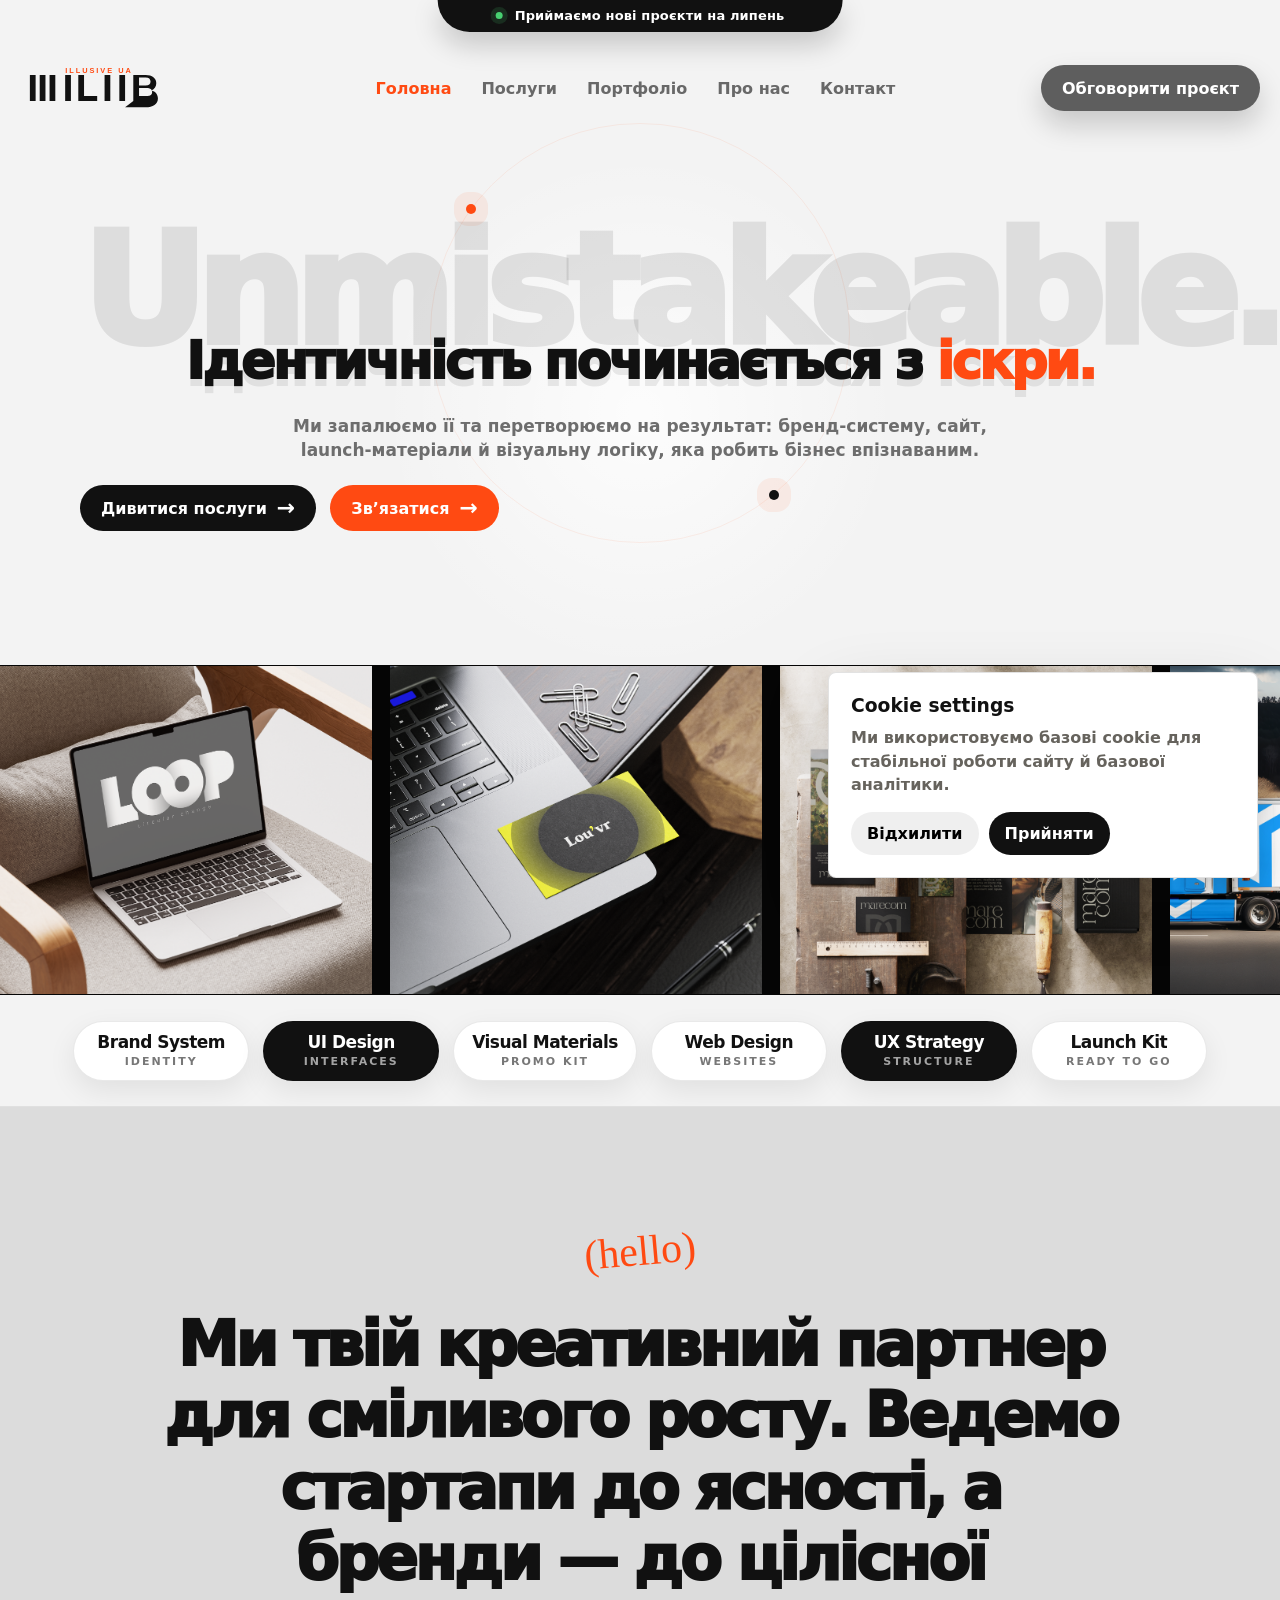
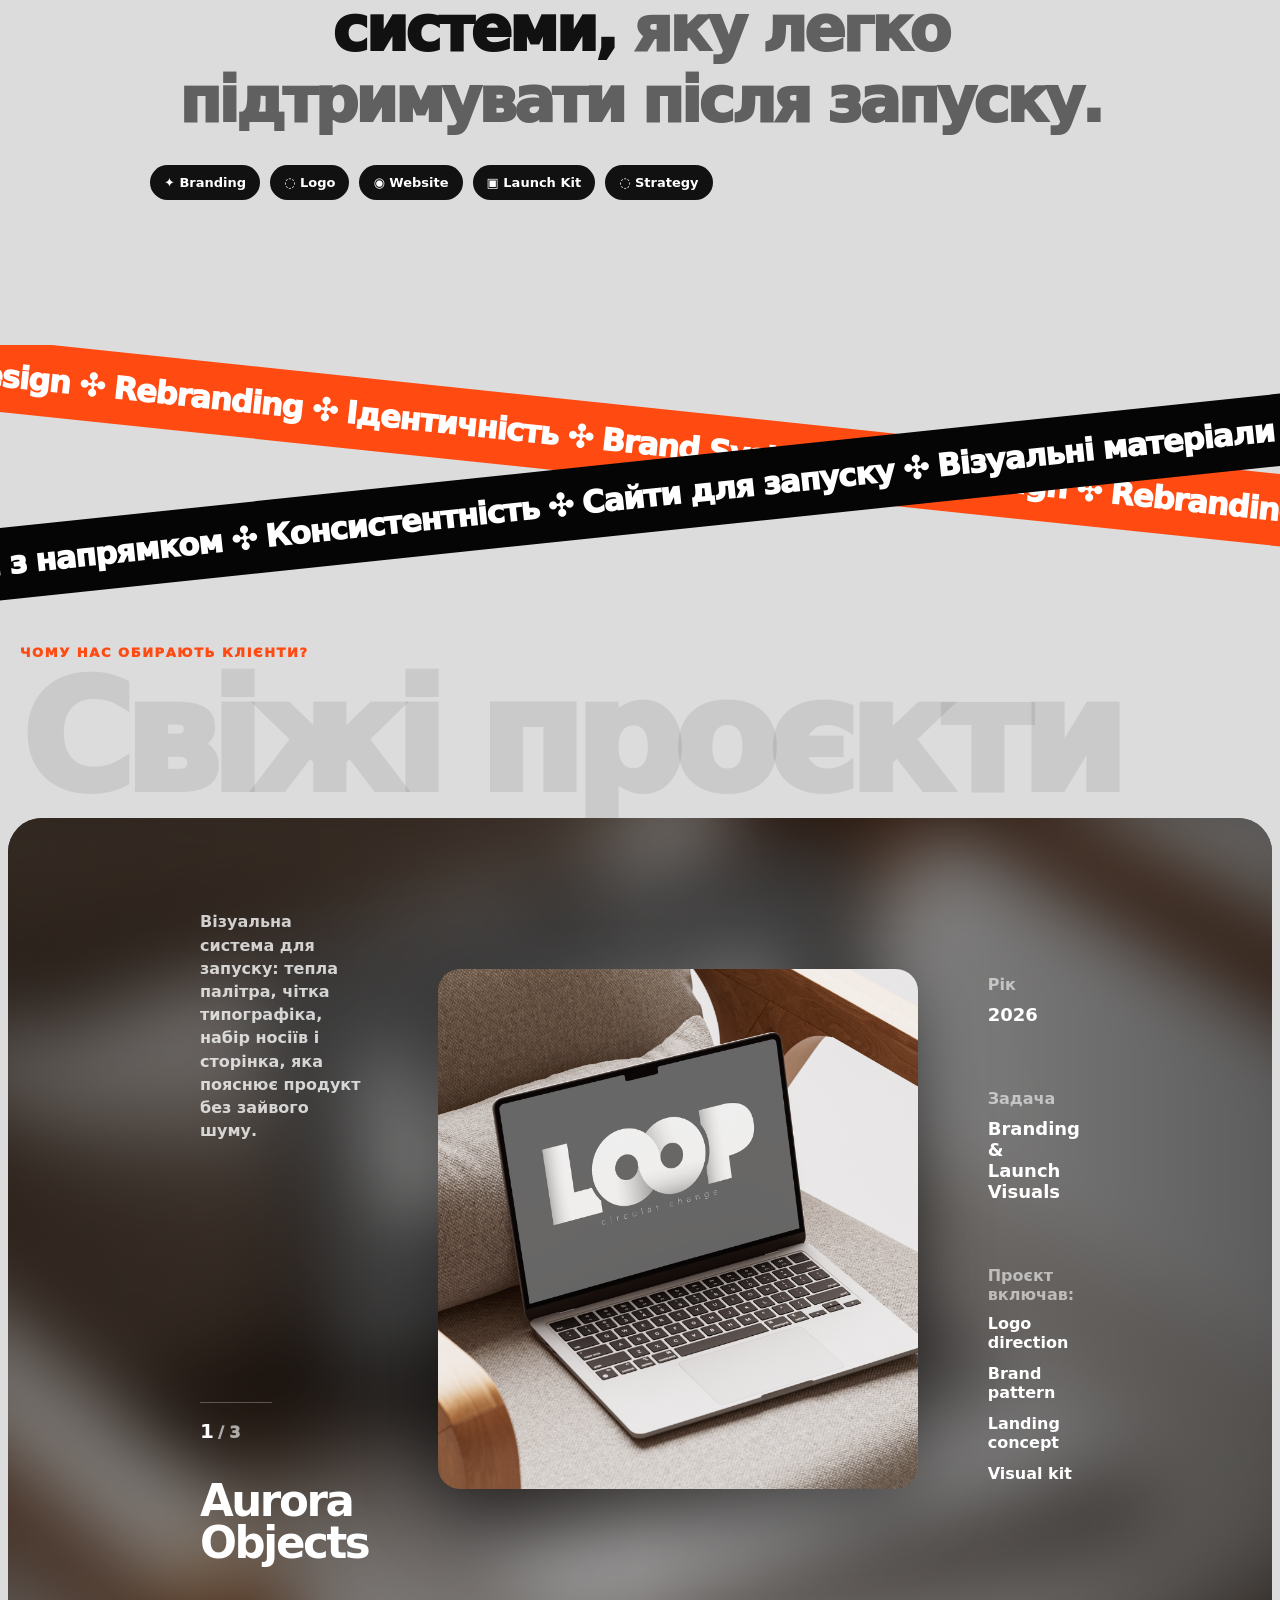
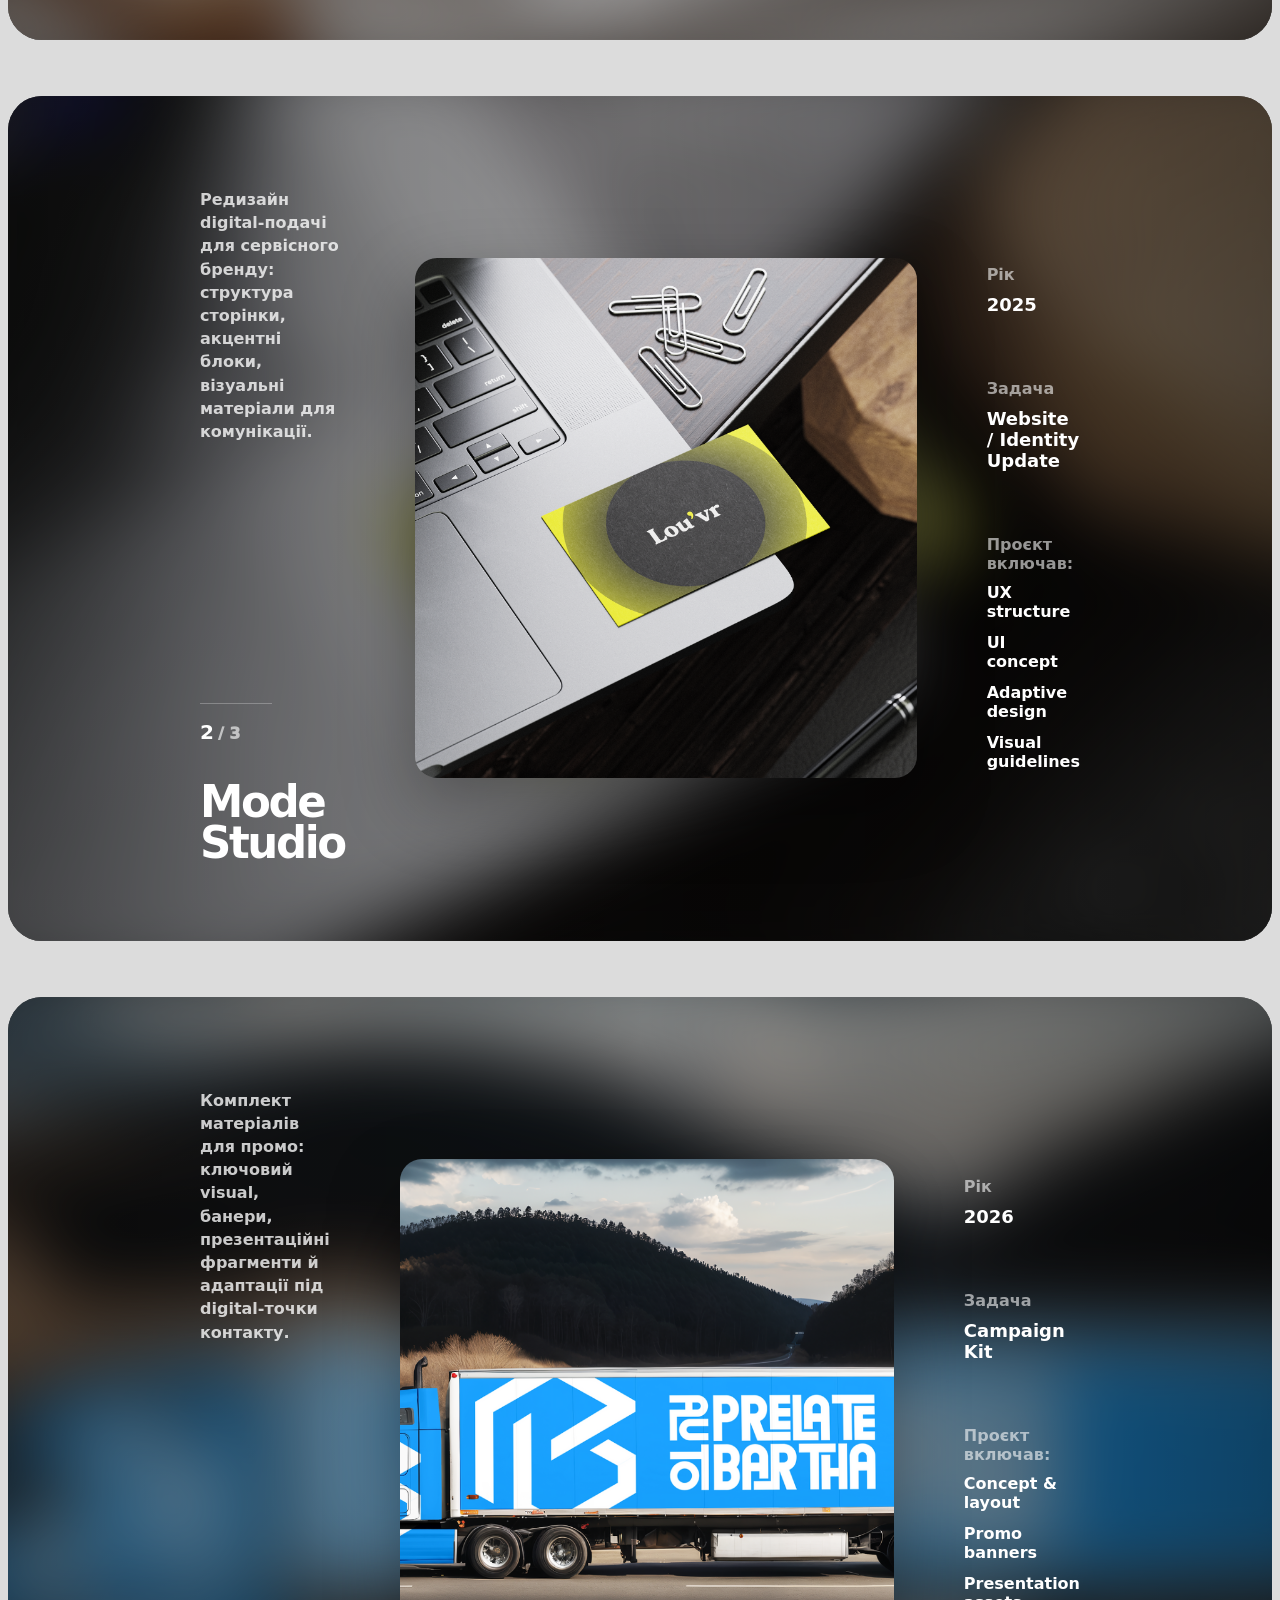
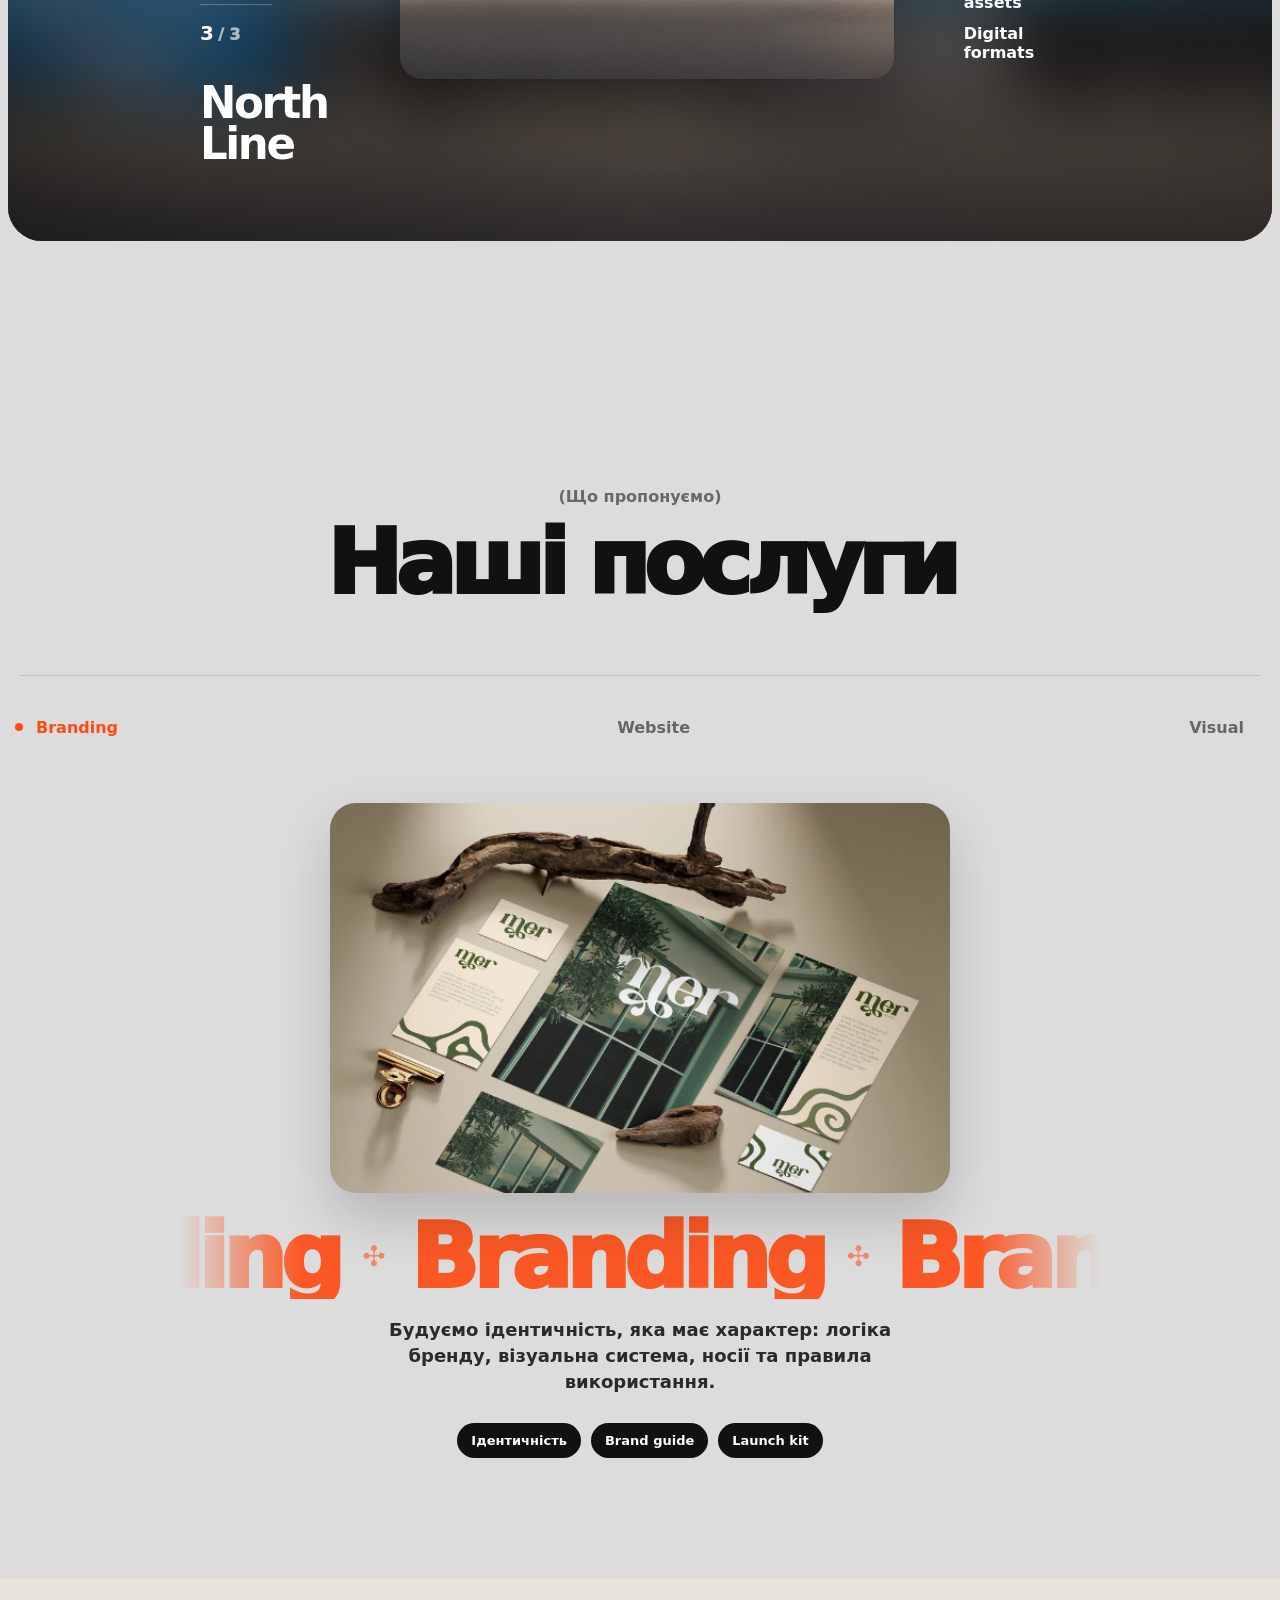
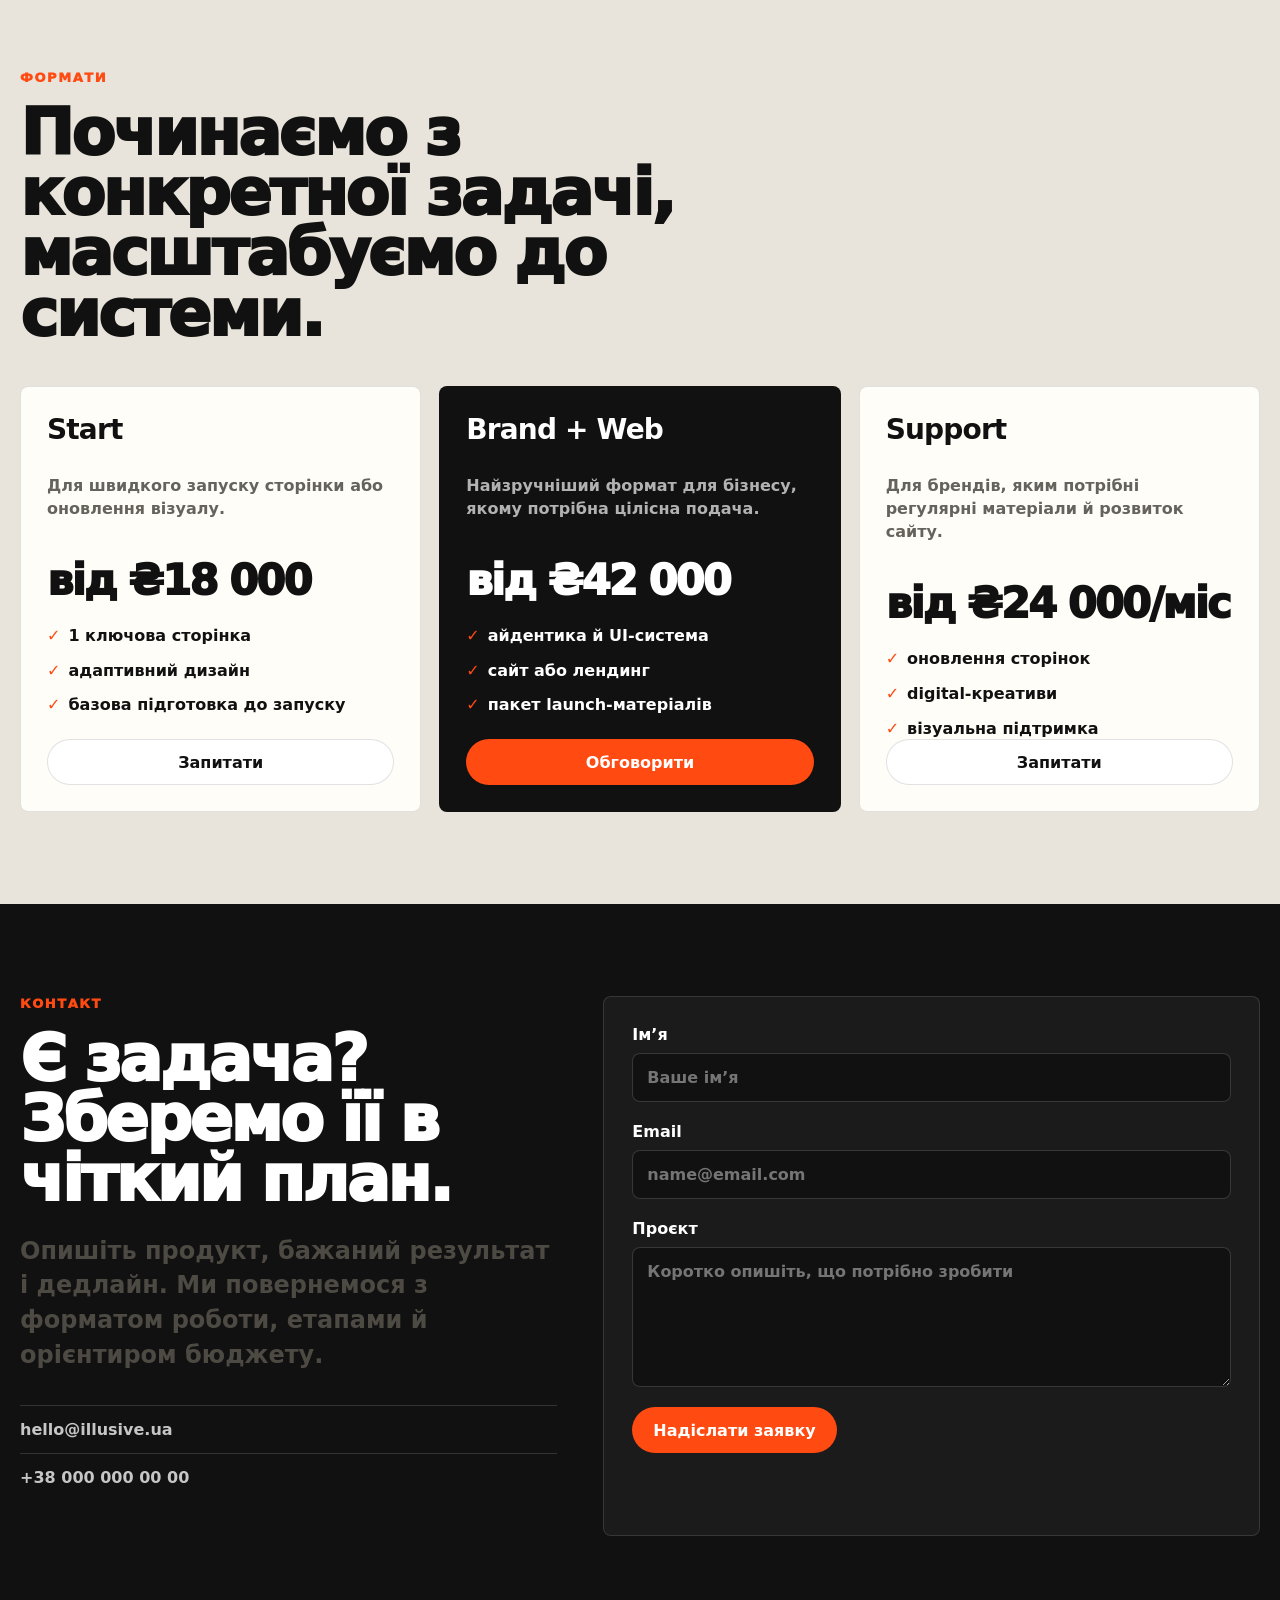
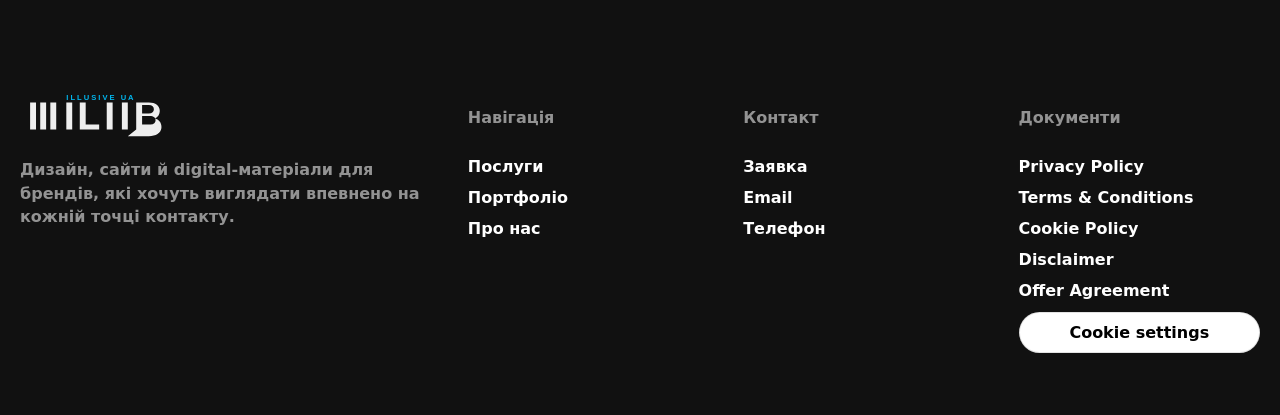
<file: index.html>
﻿<!DOCTYPE html>
<html lang="uk">
<head>
  <meta charset="UTF-8" />
  <meta name="viewport" content="width=device-width, initial-scale=1.0" />
  <meta name="description" content="Illusive UA — дизайн, сайти, бренд-системи, онлайн-присутність і візуальні матеріали для бізнесів, які хочуть виглядати впевнено." />
  <title>Illusive UA — дизайн, сайти та digital-присутність</title>
  <link rel="icon" href="assets/images/logo.svg" type="image/svg+xml" />
  <link rel="stylesheet" href="assets/css/style.css" />
</head>
<body class="home-page">
  <div class="top-line"><span></span> Приймаємо нові проєкти на липень</div>
  <header class="site-header">
    <div class="header-inner">
      <a class="logo" href="index.html" aria-label="Illusive UA"><img src="assets/images/logo.svg" alt="Illusive UA" /></a>
      <nav class="desktop-nav" aria-label="Основна навігація">
        <a class="active" href="index.html">Головна</a>
        <a href="services.html">Послуги</a>
        <a href="portfolio.html">Портфоліо</a>
        <a href="about.html">Про нас</a>
        <a href="contact.html">Контакт</a>
      </nav>
      <div class="header-actions">
        <a class="header-cta" href="contact.html">Обговорити проєкт</a>
        <button class="burger" type="button" aria-label="Відкрити меню" aria-expanded="false"><span></span><span></span></button>
      </div>
    </div>
  </header>
  <div class="mobile-panel" aria-hidden="true">
    <a href="index.html">Головна</a>
    <a href="services.html">Послуги</a>
    <a href="portfolio.html">Портфоліо</a>
    <a href="about.html">Про нас</a>
    <a href="contact.html">Контакт</a>
  </div>

  <main class="home-main">
    <section class="home-hero">
      <div class="hero-orbit" aria-hidden="true"></div>
      <div class="home-hero-inner reveal">
        <p class="mega-word">Unmistakeable.</p>
        <h1>Ідентичність починається з <span>іскри.</span></h1>
        <p class="home-hero-text">Ми запалюємо її та перетворюємо на результат: бренд-систему, сайт, launch-матеріали й візуальну логіку, яка робить бізнес впізнаваним.</p>
        <div class="hero-actions">
          <a class="btn btn-dark" href="services.html">Дивитися послуги <i>→</i></a>
          <a class="btn btn-accent" href="contact.html">Зв’язатися <i>→</i></a>
        </div>
      </div>
    </section>

    <section class="photo-carousel" aria-label="Карусель робіт Illusive UA">
      <div class="carousel-track">
        <figure><img src="assets/images/portfolio/13.png" alt="Brand system project" /></figure>
        <figure><img src="assets/images/portfolio/20.png" alt="Website concept project" /></figure>
        <figure><img src="assets/images/portfolio/3.png" alt="Identity project" /></figure>
        <figure><img src="assets/images/portfolio/7.png" alt="Landing design project" /></figure>
        <figure><img src="assets/images/portfolio/12.png" alt="Campaign visuals project" /></figure>
        <figure><img src="assets/images/portfolio/1.png" alt="Launch visuals project" /></figure>
        <figure><img src="assets/images/portfolio/13.png" alt="" /></figure>
        <figure><img src="assets/images/portfolio/20.png" alt="" /></figure>
        <figure><img src="assets/images/portfolio/3.png" alt="" /></figure>
        <figure><img src="assets/images/portfolio/7.png" alt="" /></figure>
        <figure><img src="assets/images/portfolio/12.png" alt="" /></figure>
        <figure><img src="assets/images/portfolio/1.png" alt="" /></figure>
      </div>
    </section>

    <section class="home-logo-cloud" aria-label="Напрями роботи">
      <div class="direction-pill"><strong>Brand System</strong><span>Identity</span></div>
      <div class="direction-pill accent"><strong>UI Design</strong><span>Interfaces</span></div>
      <div class="direction-pill"><strong>Visual Materials</strong><span>Promo kit</span></div>
      <div class="direction-pill"><strong>Web Design</strong><span>Websites</span></div>
      <div class="direction-pill accent"><strong>UX Strategy</strong><span>Structure</span></div>
      <div class="direction-pill"><strong>Launch Kit</strong><span>Ready to go</span></div>
    </section>

    <section class="home-statement section-light">
      <div class="statement-wrap reveal">
        <p class="hand">(hello)</p>
        <h2>Ми твій креативний партнер для сміливого росту. Ведемо стартапи до ясності, а бренди — до цілісної системи, <span>яку легко підтримувати після запуску.</span></h2>
        <div class="chips">
          <span>✦ Branding</span>
          <span>◌ Logo</span>
          <span>◉ Website</span>
          <span>▣ Launch Kit</span>
          <span>◌ Strategy</span>
        </div>
      </div>
    </section>

    <section class="ribbons" aria-hidden="true">
      <div class="ribbon ribbon-orange"><div>Web Design ✣ Rebranding ✣ Ідентичність ✣ Brand System ✣ Web Design ✣ Rebranding ✣ Ідентичність ✣ Brand System ✣</div></div>
      <div class="ribbon ribbon-black"><div>Дизайн з напрямком ✣ Консистентність ✣ Сайти для запуску ✣ Візуальні матеріали ✣ Дизайн з напрямком ✣ Консистентність ✣</div></div>
    </section>

    <section class="home-projects section-light">
      <div class="wrap project-heading">
        <p class="eyebrow reveal">Чому нас обирають клієнти?</p>
        <h2 class="ghost-title reveal">Свіжі проєкти</h2>
      </div>

      <article class="case-card reveal" style="--case-bg:url('../images/portfolio/13.png')">
        <div class="case-bg"><img src="assets/images/portfolio/13.png" alt="" /></div>
        <div class="case-copy">
          <p>Візуальна система для запуску: тепла палітра, чітка типографіка, набір носіїв і сторінка, яка пояснює продукт без зайвого шуму.</p>
          <div class="case-counter"><strong>1</strong><span>/ 3</span></div>
          <h3>Aurora<br>Objects</h3>
        </div>
        <img class="case-cover" src="assets/images/portfolio/13.png" alt="Aurora Objects brand system" />
        <div class="case-meta">
          <p>Рік</p><strong>2026</strong>
          <p>Задача</p><strong>Branding & Launch Visuals</strong>
          <p>Проєкт включав:</p>
          <ul><li>Logo direction</li><li>Brand pattern</li><li>Landing concept</li><li>Visual kit</li></ul>
        </div>
      </article>

      <article class="case-card reveal">
        <div class="case-bg"><img src="assets/images/portfolio/20.png" alt="" /></div>
        <div class="case-copy">
          <p>Редизайн digital-подачі для сервісного бренду: структура сторінки, акцентні блоки, візуальні матеріали для комунікації.</p>
          <div class="case-counter"><strong>2</strong><span>/ 3</span></div>
          <h3>Mode<br>Studio</h3>
        </div>
        <img class="case-cover" src="assets/images/portfolio/20.png" alt="Mode Studio website concept" />
        <div class="case-meta">
          <p>Рік</p><strong>2025</strong>
          <p>Задача</p><strong>Website / Identity Update</strong>
          <p>Проєкт включав:</p>
          <ul><li>UX structure</li><li>UI concept</li><li>Adaptive design</li><li>Visual guidelines</li></ul>
        </div>
      </article>

      <article class="case-card reveal">
        <div class="case-bg"><img src="assets/images/portfolio/7.png" alt="" /></div>
        <div class="case-copy">
          <p>Комплект матеріалів для промо: ключовий visual, банери, презентаційні фрагменти й адаптації під digital-точки контакту.</p>
          <div class="case-counter"><strong>3</strong><span>/ 3</span></div>
          <h3>North<br>Line</h3>
        </div>
        <img class="case-cover" src="assets/images/portfolio/7.png" alt="North Line campaign visuals" />
        <div class="case-meta">
          <p>Рік</p><strong>2026</strong>
          <p>Задача</p><strong>Campaign Kit</strong>
          <p>Проєкт включав:</p>
          <ul><li>Concept & layout</li><li>Promo banners</li><li>Presentation assets</li><li>Digital formats</li></ul>
        </div>
      </article>
    </section>

    <section class="home-services section-light">
      <div class="wrap">
        <p class="section-kicker reveal">(Що пропонуємо)</p>
        <h2 class="services-title reveal">Наші послуги</h2>
        <div class="home-service-tabs" role="tablist" aria-label="Послуги">
          <button class="home-tab active" type="button" data-home-service="branding">Branding</button>
          <button class="home-tab" type="button" data-home-service="web">Website</button>
          <button class="home-tab" type="button" data-home-service="visual">Visual</button>
        </div>
        <div class="service-stage reveal">
          <img id="homeServiceImage" src="assets/images/service/Brand Design.png" alt="Branding service" />
          <div class="service-motion-label" aria-hidden="true">
            <div><span id="homeServiceGiant">Branding</span><i>✣</i><span>Branding</span><i>✣</i><span>Branding</span><i>✣</i></div>
          </div>
          <p class="service-copy" id="homeServiceText">Будуємо ідентичність, яка має характер: логіка бренду, візуальна система, носії та правила використання.</p>
          <div class="service-tags" id="homeServiceTags"><span>Ідентичність</span><span>Brand guide</span><span>Launch kit</span></div>
        </div>
      </div>
    </section>

    <section class="section pricing-band">
      <div class="wrap">
        <p class="eyebrow reveal">Формати</p>
        <h2 class="section-title reveal">Починаємо з конкретної задачі, масштабуємо до системи.</h2>
        <div class="price-stack">
          <article class="price-card reveal"><h3>Start</h3><p>Для швидкого запуску сторінки або оновлення візуалу.</p><div class="price">від ₴18 000</div><ul><li>1 ключова сторінка</li><li>адаптивний дизайн</li><li>базова підготовка до запуску</li></ul><a class="btn btn-light" href="contact.html">Запитати</a></article>
          <article class="price-card highlight reveal"><h3>Brand + Web</h3><p>Найзручніший формат для бізнесу, якому потрібна цілісна подача.</p><div class="price">від ₴42 000</div><ul><li>айдентика й UI-система</li><li>сайт або лендинг</li><li>пакет launch-матеріалів</li></ul><a class="btn btn-accent" href="contact.html">Обговорити</a></article>
          <article class="price-card reveal"><h3>Support</h3><p>Для брендів, яким потрібні регулярні матеріали й розвиток сайту.</p><div class="price">від ₴24 000/міс</div><ul><li>оновлення сторінок</li><li>digital-креативи</li><li>візуальна підтримка</li></ul><a class="btn btn-light" href="contact.html">Запитати</a></article>
        </div>
      </div>
    </section>

    <section class="section contact-section">
      <div class="wrap contact-grid">
        <div class="reveal">
          <p class="eyebrow">Контакт</p>
          <h2 class="section-title">Є задача? Зберемо її в чіткий план.</h2>
          <p class="lead">Опишіть продукт, бажаний результат і дедлайн. Ми повернемося з форматом роботи, етапами й орієнтиром бюджету.</p>
          <div class="contact-list">
            <a href="mailto:hello@illusive.ua">hello@illusive.ua</a>
            <a href="tel:+380000000000">+38 000 000 00 00</a>
          </div>
        </div>
        <form class="contact-panel reveal" id="contactForm">
          <label>Ім’я<input type="text" name="name" placeholder="Ваше ім’я" required /></label>
          <label>Email<input type="email" name="email" placeholder="name@email.com" required /></label>
          <label>Проєкт<textarea name="message" placeholder="Коротко опишіть, що потрібно зробити" required></textarea></label>
          <button class="btn btn-accent" type="submit">Надіслати заявку</button>
          <p class="form-status" aria-live="polite"></p>
        </form>
      </div>
    </section>
  </main>

  <footer class="site-footer">
    <div class="footer-grid">
      <div class="footer-brand"><img src="assets/images/logo.svg" alt="Illusive UA" /><p>Дизайн, сайти й digital-матеріали для брендів, які хочуть виглядати впевнено на кожній точці контакту.</p></div>
      <div class="footer-col"><p>Навігація</p><a href="services.html">Послуги</a><a href="portfolio.html">Портфоліо</a><a href="about.html">Про нас</a></div>
      <div class="footer-col"><p>Контакт</p><a href="contact.html">Заявка</a><a href="mailto:hello@illusive.ua">Email</a><a href="tel:+380000000000">Телефон</a></div>
      <div class="footer-col"><p>Документи</p><a href="privacy-policy.html">Privacy Policy</a><a href="terms-and-conditions.html">Terms & Conditions</a><a href="cookie-policy.html">Cookie Policy</a><a href="disclaimer.html">Disclaimer</a><a href="offer-agreement.html">Offer Agreement</a><button class="filter-btn" id="openCookies" type="button">Cookie settings</button></div>
    </div>
  </footer>
  <div class="floating-actions"><a href="tel:+380000000000" aria-label="Зателефонувати">☎</a><a href="mailto:hello@illusive.ua" aria-label="Написати email">@</a></div>
  <div class="cookie-box" id="cookieBox"><h3>Cookie settings</h3><p>Ми використовуємо базові cookie для стабільної роботи сайту й базової аналітики.</p><div><button id="rejectCookies" type="button">Відхилити</button><button id="acceptCookies" type="button">Прийняти</button></div></div>
  <script src="assets/js/main.js"></script>
</body>
</html>
</file>
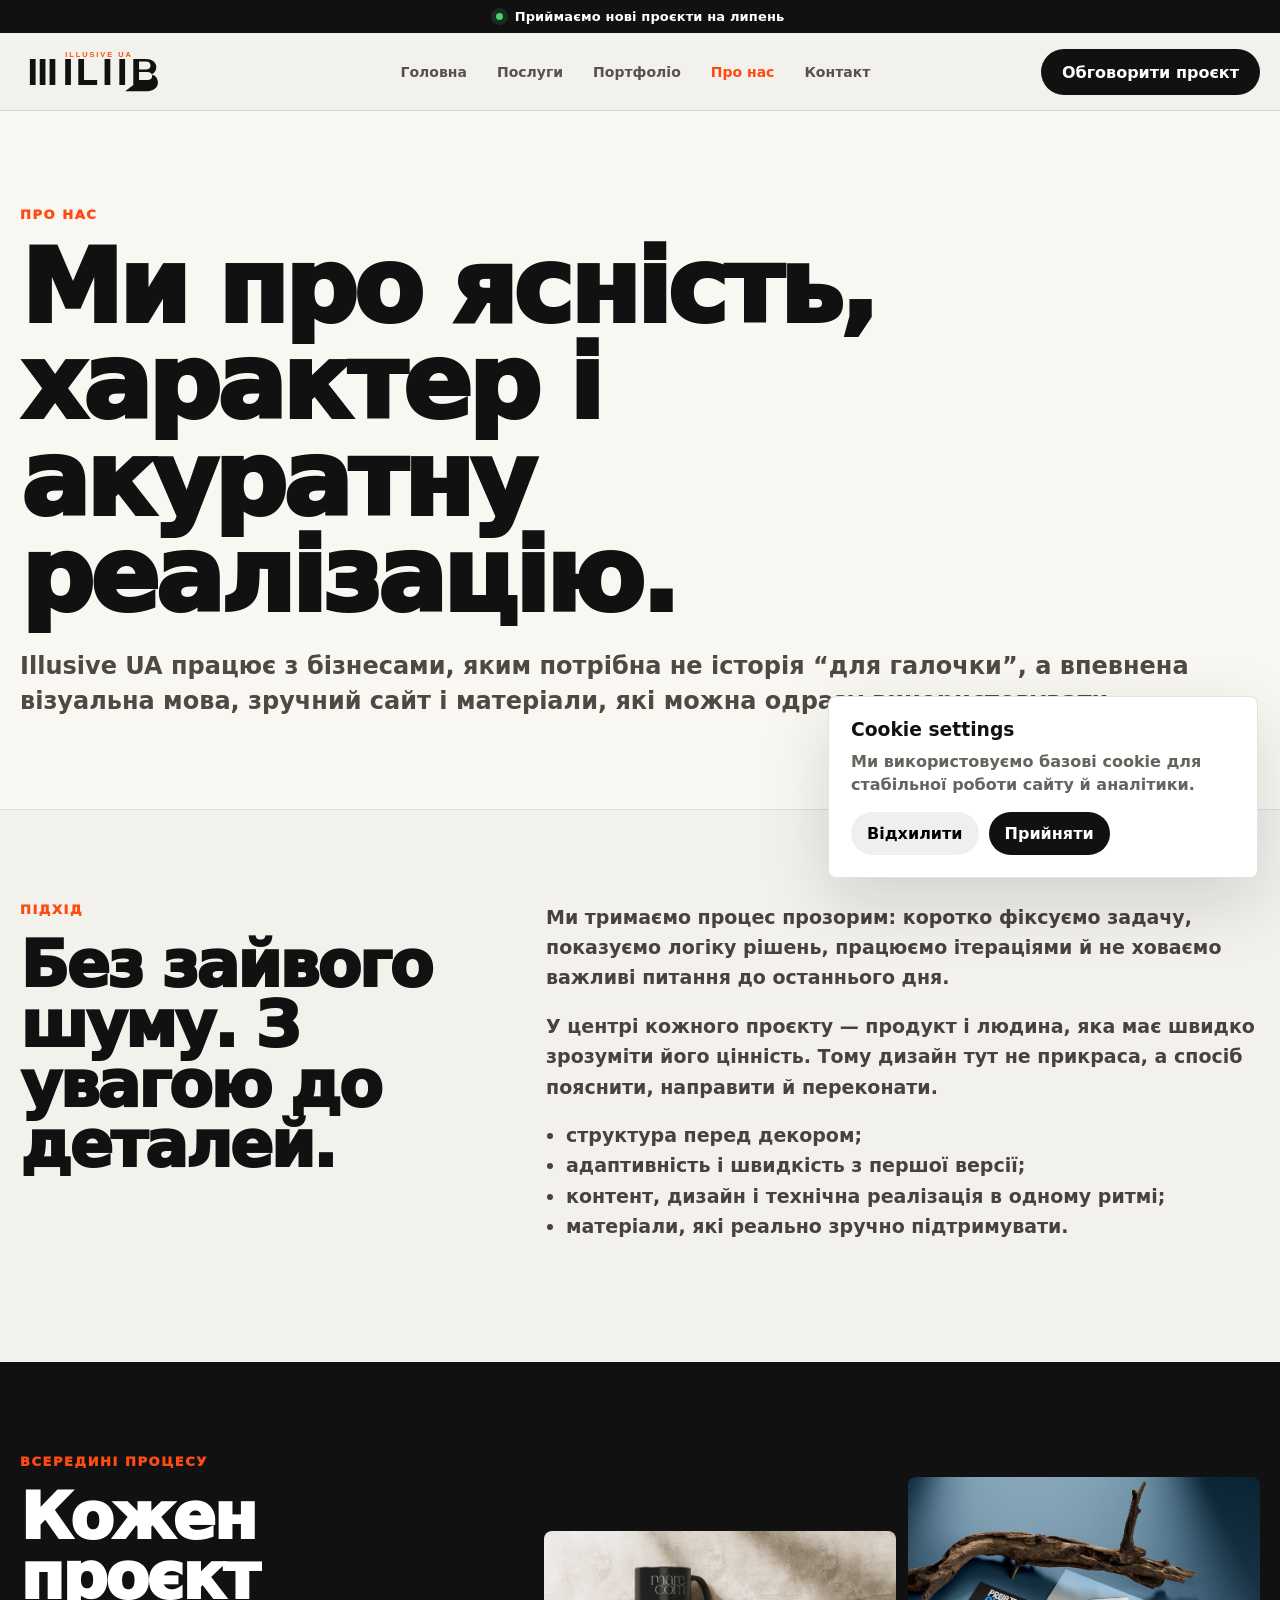
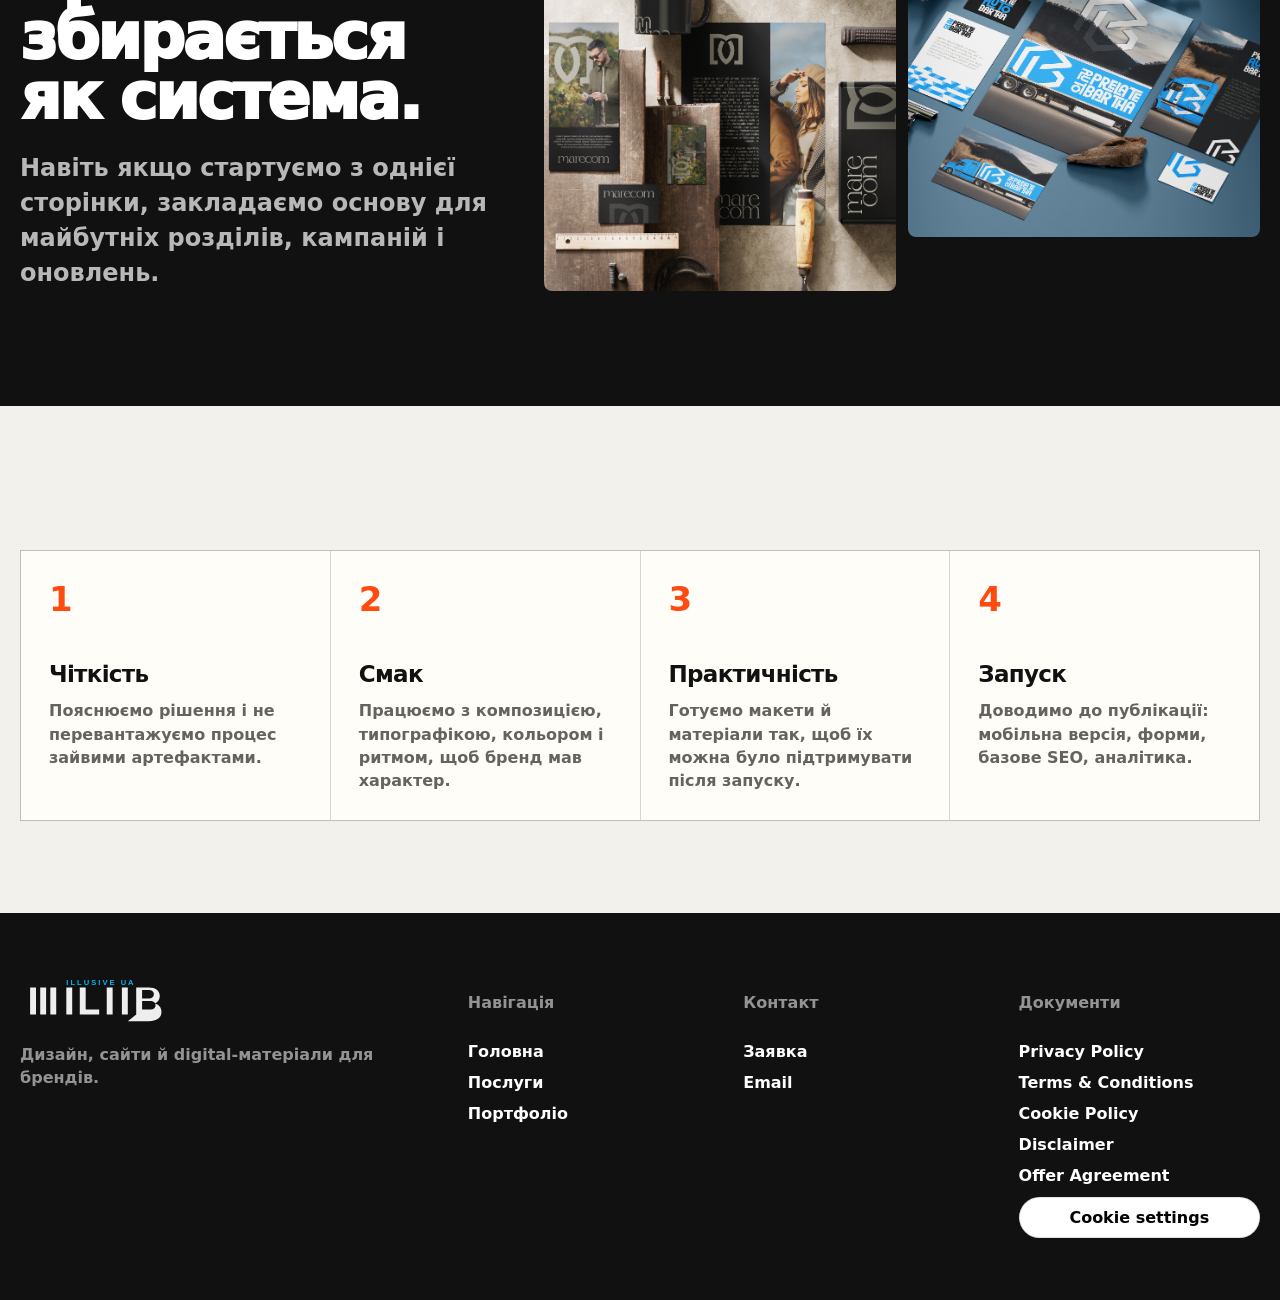
<file: about.html>
﻿<!DOCTYPE html>
<html lang="uk">
<head>
  <meta charset="UTF-8" />
  <meta name="viewport" content="width=device-width, initial-scale=1.0" />
  <meta name="description" content="Illusive UA — невелика digital-студія, яка створює сайти, айдентику та візуальні матеріали для запуску брендів." />
  <title>Про нас — Illusive UA</title>
  <link rel="icon" href="assets/images/logo.svg" type="image/svg+xml" />
  <link rel="stylesheet" href="assets/css/style.css" />
</head>
<body>
  <div class="top-line"><span></span> Приймаємо нові проєкти на липень</div>
  <header class="site-header"><div class="header-inner"><a class="logo" href="index.html"><img src="assets/images/logo.svg" alt="Illusive UA" /></a><nav class="desktop-nav"><a href="index.html">Головна</a><a href="services.html">Послуги</a><a href="portfolio.html">Портфоліо</a><a class="active" href="about.html">Про нас</a><a href="contact.html">Контакт</a></nav><div class="header-actions"><a class="header-cta" href="contact.html">Обговорити проєкт</a><button class="burger" type="button" aria-label="Відкрити меню"><span></span><span></span></button></div></div></header>
  <div class="mobile-panel" aria-hidden="true"><a href="index.html">Головна</a><a href="services.html">Послуги</a><a href="portfolio.html">Портфоліо</a><a href="about.html">Про нас</a><a href="contact.html">Контакт</a></div>
  <main>
    <section class="page-hero"><div class="wrap"><p class="eyebrow reveal">Про нас</p><h1 class="page-title reveal">Ми про ясність, характер і акуратну реалізацію.</h1><p class="lead reveal">Illusive UA працює з бізнесами, яким потрібна не історія “для галочки”, а впевнена візуальна мова, зручний сайт і матеріали, які можна одразу використовувати.</p></div></section>
    <section class="section"><div class="wrap split"><div><p class="eyebrow reveal">Підхід</p><h2 class="section-title reveal">Без зайвого шуму. З увагою до деталей.</h2></div><div class="content-block reveal"><p>Ми тримаємо процес прозорим: коротко фіксуємо задачу, показуємо логіку рішень, працюємо ітераціями й не ховаємо важливі питання до останнього дня.</p><p>У центрі кожного проєкту — продукт і людина, яка має швидко зрозуміти його цінність. Тому дизайн тут не прикраса, а спосіб пояснити, направити й переконати.</p><ul><li>структура перед декором;</li><li>адаптивність і швидкість з першої версії;</li><li>контент, дизайн і технічна реалізація в одному ритмі;</li><li>матеріали, які реально зручно підтримувати.</li></ul></div></div></section>
    <section class="section featured"><div class="wrap feature-grid"><div class="reveal"><p class="eyebrow">Всередині процесу</p><h2 class="section-title">Кожен проєкт збирається як система.</h2><p class="lead">Навіть якщо стартуємо з однієї сторінки, закладаємо основу для майбутніх розділів, кампаній і оновлень.</p></div><div class="feature-media reveal"><img src="assets/images/portfolio/3.png" alt="Візуальна система" /><img src="assets/images/portfolio/8.png" alt="Дизайн-система" /></div></div></section>
    <section class="section"><div class="wrap process-grid reveal"><article class="process-item"><b>1</b><h3>Чіткість</h3><p>Пояснюємо рішення і не перевантажуємо процес зайвими артефактами.</p></article><article class="process-item"><b>2</b><h3>Смак</h3><p>Працюємо з композицією, типографікою, кольором і ритмом, щоб бренд мав характер.</p></article><article class="process-item"><b>3</b><h3>Практичність</h3><p>Готуємо макети й матеріали так, щоб їх можна було підтримувати після запуску.</p></article><article class="process-item"><b>4</b><h3>Запуск</h3><p>Доводимо до публікації: мобільна версія, форми, базове SEO, аналітика.</p></article></div></section>
  </main>
  <footer class="site-footer"><div class="footer-grid"><div class="footer-brand"><img src="assets/images/logo.svg" alt="Illusive UA" /><p>Дизайн, сайти й digital-матеріали для брендів.</p></div><div class="footer-col"><p>Навігація</p><a href="index.html">Головна</a><a href="services.html">Послуги</a><a href="portfolio.html">Портфоліо</a></div><div class="footer-col"><p>Контакт</p><a href="contact.html">Заявка</a><a href="mailto:hello@illusive.ua">Email</a></div><div class="footer-col"><p>Документи</p><a href="privacy-policy.html">Privacy Policy</a><a href="terms-and-conditions.html">Terms & Conditions</a><a href="cookie-policy.html">Cookie Policy</a><a href="disclaimer.html">Disclaimer</a><a href="offer-agreement.html">Offer Agreement</a><button class="filter-btn" id="openCookies" type="button">Cookie settings</button></div></div></footer>
  <div class="cookie-box" id="cookieBox"><h3>Cookie settings</h3><p>Ми використовуємо базові cookie для стабільної роботи сайту й аналітики.</p><div><button id="rejectCookies" type="button">Відхилити</button><button id="acceptCookies" type="button">Прийняти</button></div></div>
  <script src="assets/js/main.js"></script>
</body>
</html>
</file>
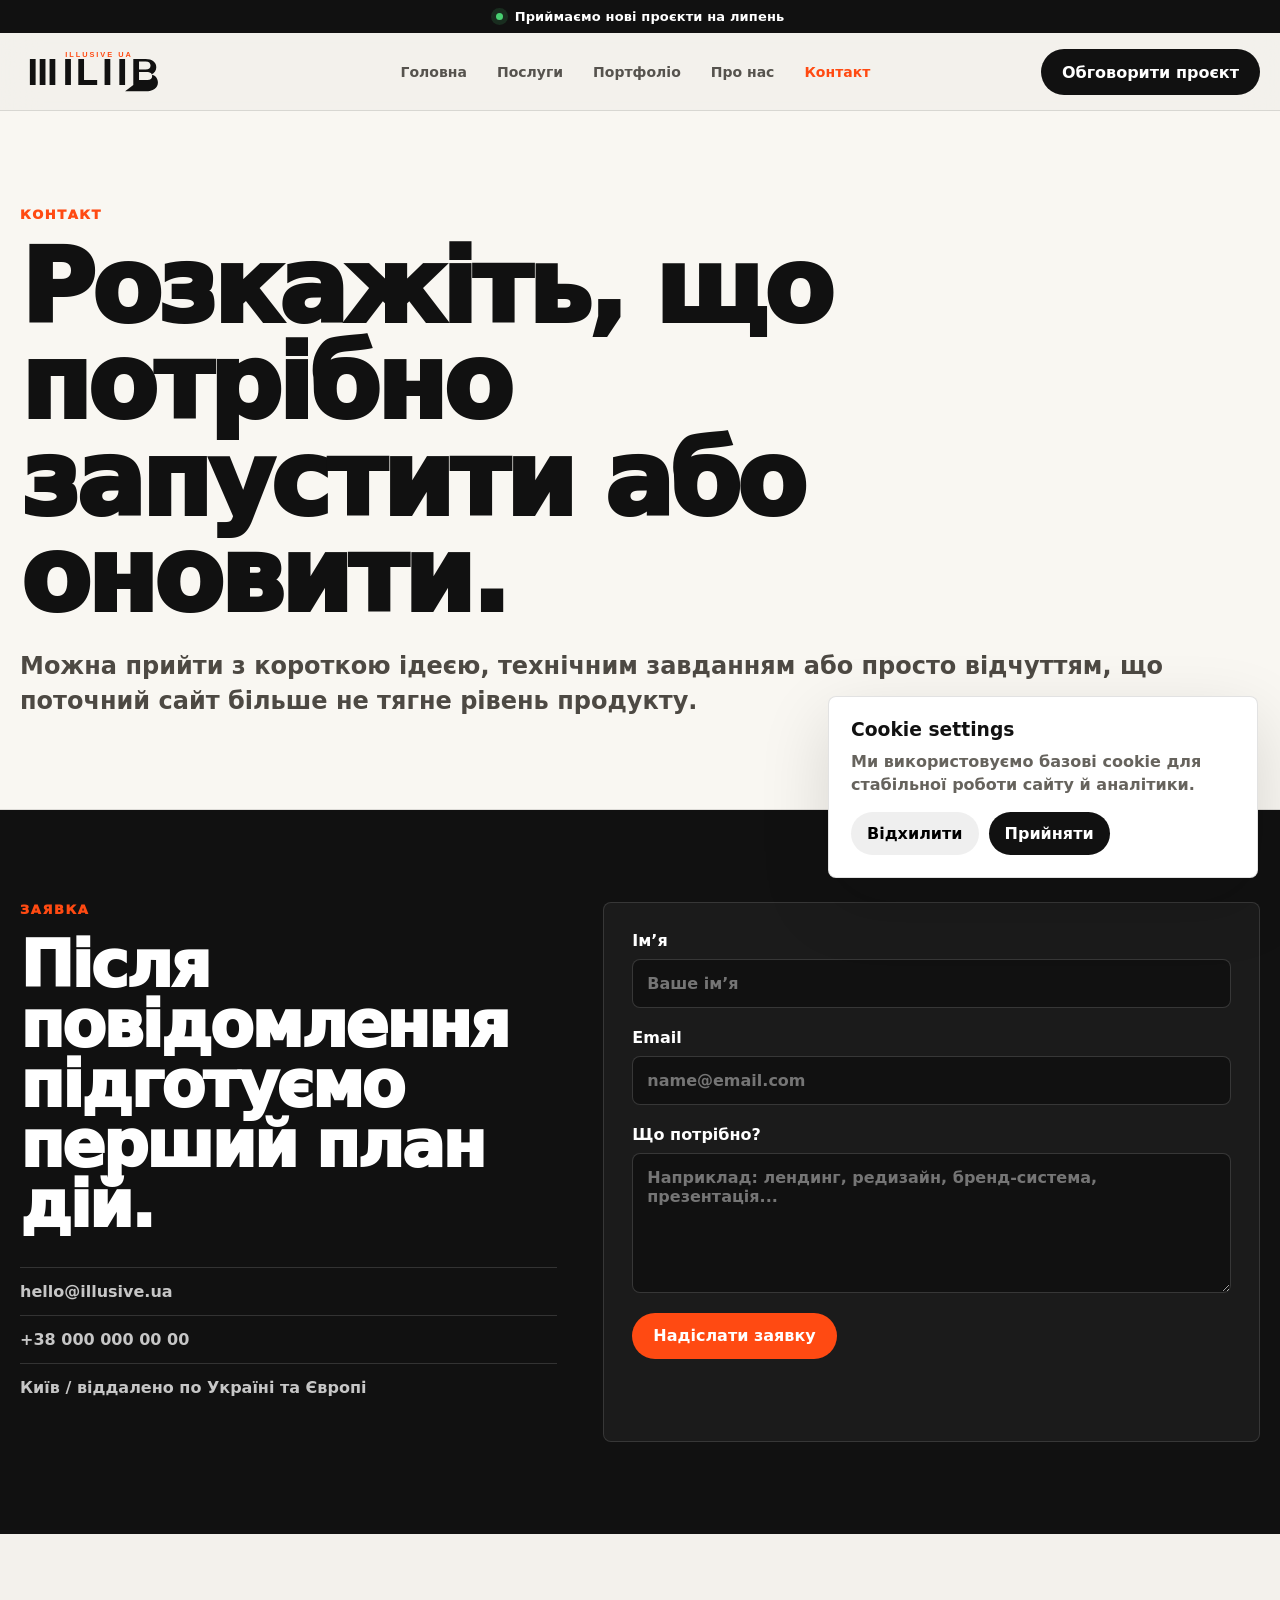
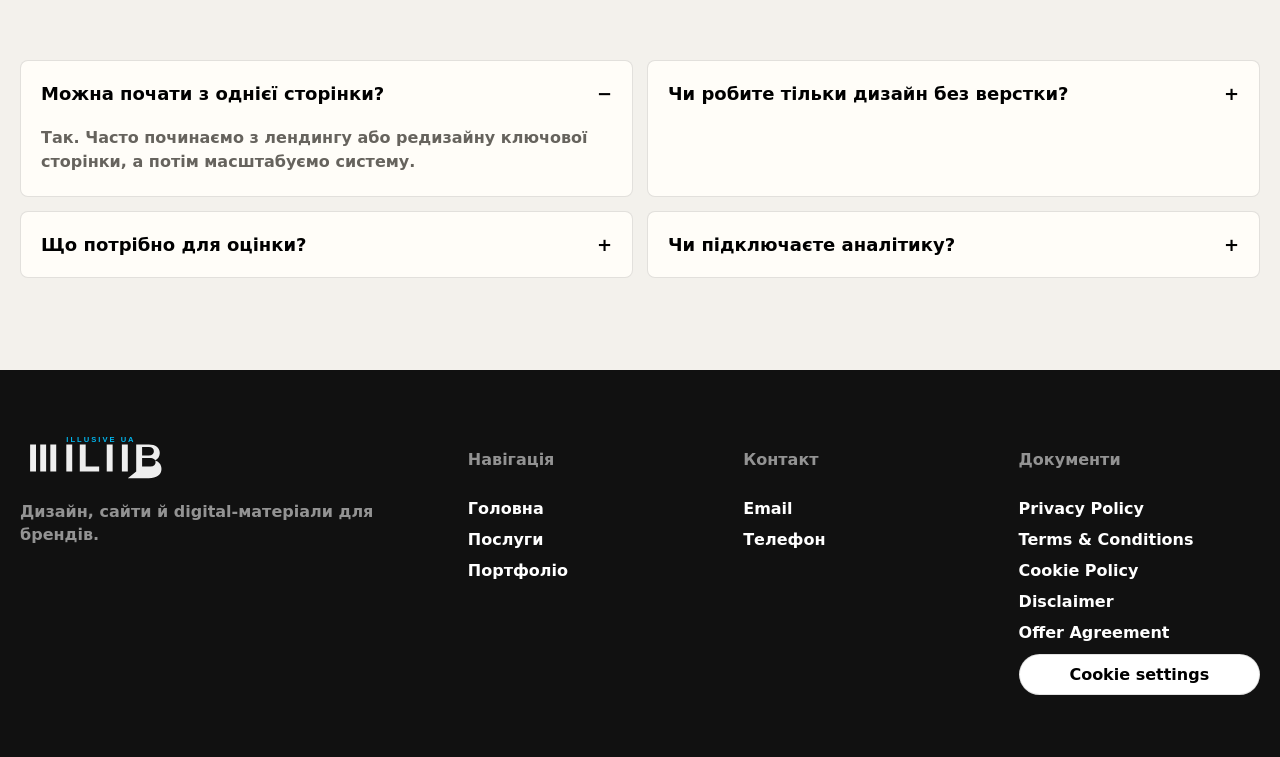
<file: contact.html>
﻿<!DOCTYPE html>
<html lang="uk">
<head>
  <meta charset="UTF-8" />
  <meta name="viewport" content="width=device-width, initial-scale=1.0" />
  <meta name="description" content="Контакти Illusive UA. Надішліть заявку на дизайн, сайт, брендинг або візуальні матеріали." />
  <title>Контакт — Illusive UA</title>
  <link rel="icon" href="assets/images/logo.svg" type="image/svg+xml" />
  <link rel="stylesheet" href="assets/css/style.css" />
</head>
<body>
  <div class="top-line"><span></span> Приймаємо нові проєкти на липень</div>
  <header class="site-header"><div class="header-inner"><a class="logo" href="index.html"><img src="assets/images/logo.svg" alt="Illusive UA" /></a><nav class="desktop-nav"><a href="index.html">Головна</a><a href="services.html">Послуги</a><a href="portfolio.html">Портфоліо</a><a href="about.html">Про нас</a><a class="active" href="contact.html">Контакт</a></nav><div class="header-actions"><a class="header-cta" href="contact.html">Обговорити проєкт</a><button class="burger" type="button" aria-label="Відкрити меню"><span></span><span></span></button></div></div></header>
  <div class="mobile-panel" aria-hidden="true"><a href="index.html">Головна</a><a href="services.html">Послуги</a><a href="portfolio.html">Портфоліо</a><a href="about.html">Про нас</a><a href="contact.html">Контакт</a></div>
  <main>
    <section class="page-hero"><div class="wrap"><p class="eyebrow reveal">Контакт</p><h1 class="page-title reveal">Розкажіть, що потрібно запустити або оновити.</h1><p class="lead reveal">Можна прийти з короткою ідеєю, технічним завданням або просто відчуттям, що поточний сайт більше не тягне рівень продукту.</p></div></section>
    <section class="section contact-section"><div class="wrap contact-grid"><div class="reveal"><p class="eyebrow">Заявка</p><h2 class="section-title">Після повідомлення підготуємо перший план дій.</h2><div class="contact-list"><a href="mailto:hello@illusive.ua">hello@illusive.ua</a><a href="tel:+380000000000">+38 000 000 00 00</a><div>Київ / віддалено по Україні та Європі</div></div></div><form class="contact-panel reveal" id="contactForm"><label>Ім’я<input type="text" name="name" placeholder="Ваше ім’я" required /></label><label>Email<input type="email" name="email" placeholder="name@email.com" required /></label><label>Що потрібно?<textarea name="message" placeholder="Наприклад: лендинг, редизайн, бренд-система, презентація..." required></textarea></label><button class="btn btn-accent" type="submit">Надіслати заявку</button><p class="form-status" aria-live="polite"></p></form></div></section>
    <section class="section"><div class="wrap faq-grid"><article class="faq-item active"><button type="button">Можна почати з однієї сторінки?<span>−</span></button><p>Так. Часто починаємо з лендингу або редизайну ключової сторінки, а потім масштабуємо систему.</p></article><article class="faq-item"><button type="button">Чи робите тільки дизайн без верстки?<span>+</span></button><p>Так, можемо підготувати макети, UI-kit і матеріали для вашої команди розробки.</p></article><article class="faq-item"><button type="button">Що потрібно для оцінки?<span>+</span></button><p>Достатньо коротко описати продукт, задачу, дедлайн і показати поточні матеріали, якщо вони є.</p></article><article class="faq-item"><button type="button">Чи підключаєте аналітику?<span>+</span></button><p>Так, для сайтів можемо підготувати базову SEO-структуру, події форм і рекомендації щодо аналітики.</p></article></div></section>
  </main>
  <footer class="site-footer"><div class="footer-grid"><div class="footer-brand"><img src="assets/images/logo.svg" alt="Illusive UA" /><p>Дизайн, сайти й digital-матеріали для брендів.</p></div><div class="footer-col"><p>Навігація</p><a href="index.html">Головна</a><a href="services.html">Послуги</a><a href="portfolio.html">Портфоліо</a></div><div class="footer-col"><p>Контакт</p><a href="mailto:hello@illusive.ua">Email</a><a href="tel:+380000000000">Телефон</a></div><div class="footer-col"><p>Документи</p><a href="privacy-policy.html">Privacy Policy</a><a href="terms-and-conditions.html">Terms & Conditions</a><a href="cookie-policy.html">Cookie Policy</a><a href="disclaimer.html">Disclaimer</a><a href="offer-agreement.html">Offer Agreement</a><button class="filter-btn" id="openCookies" type="button">Cookie settings</button></div></div></footer>
  <div class="cookie-box" id="cookieBox"><h3>Cookie settings</h3><p>Ми використовуємо базові cookie для стабільної роботи сайту й аналітики.</p><div><button id="rejectCookies" type="button">Відхилити</button><button id="acceptCookies" type="button">Прийняти</button></div></div>
  <script src="assets/js/main.js"></script>
</body>
</html>
</file>
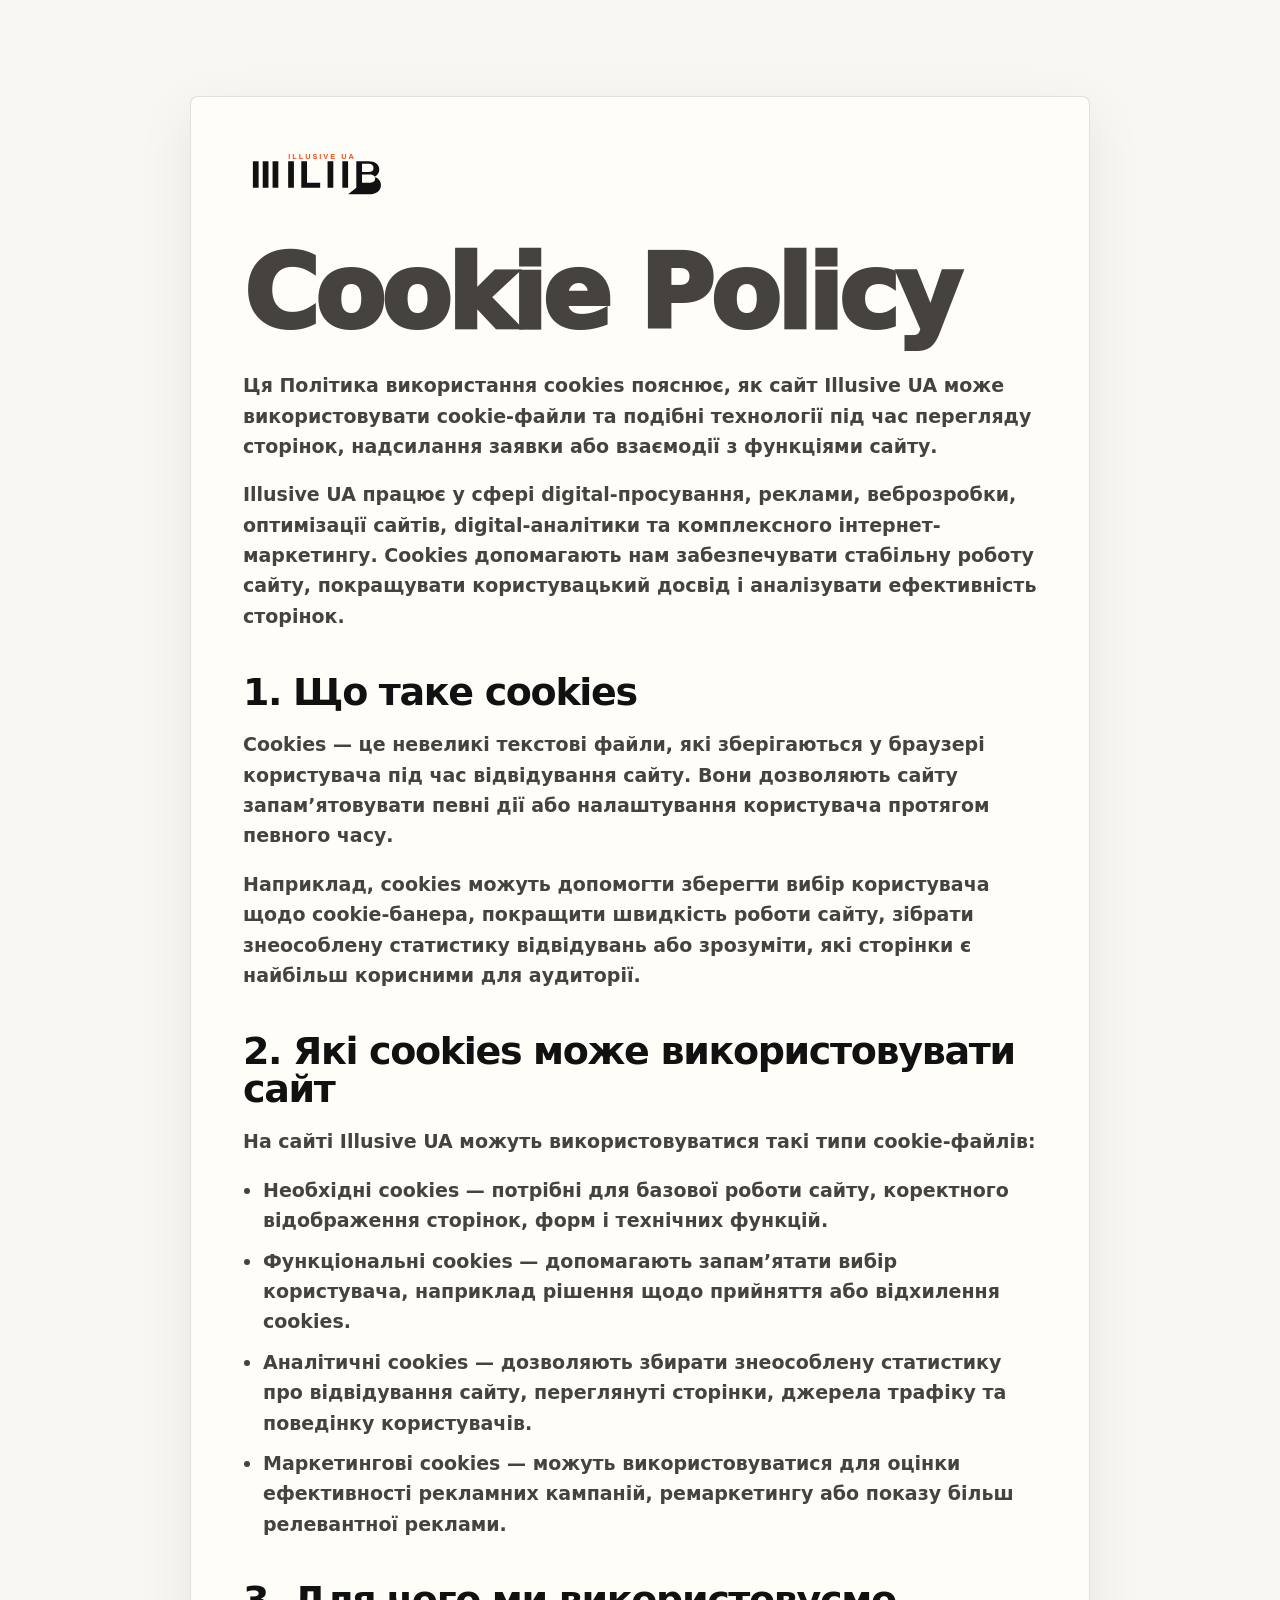
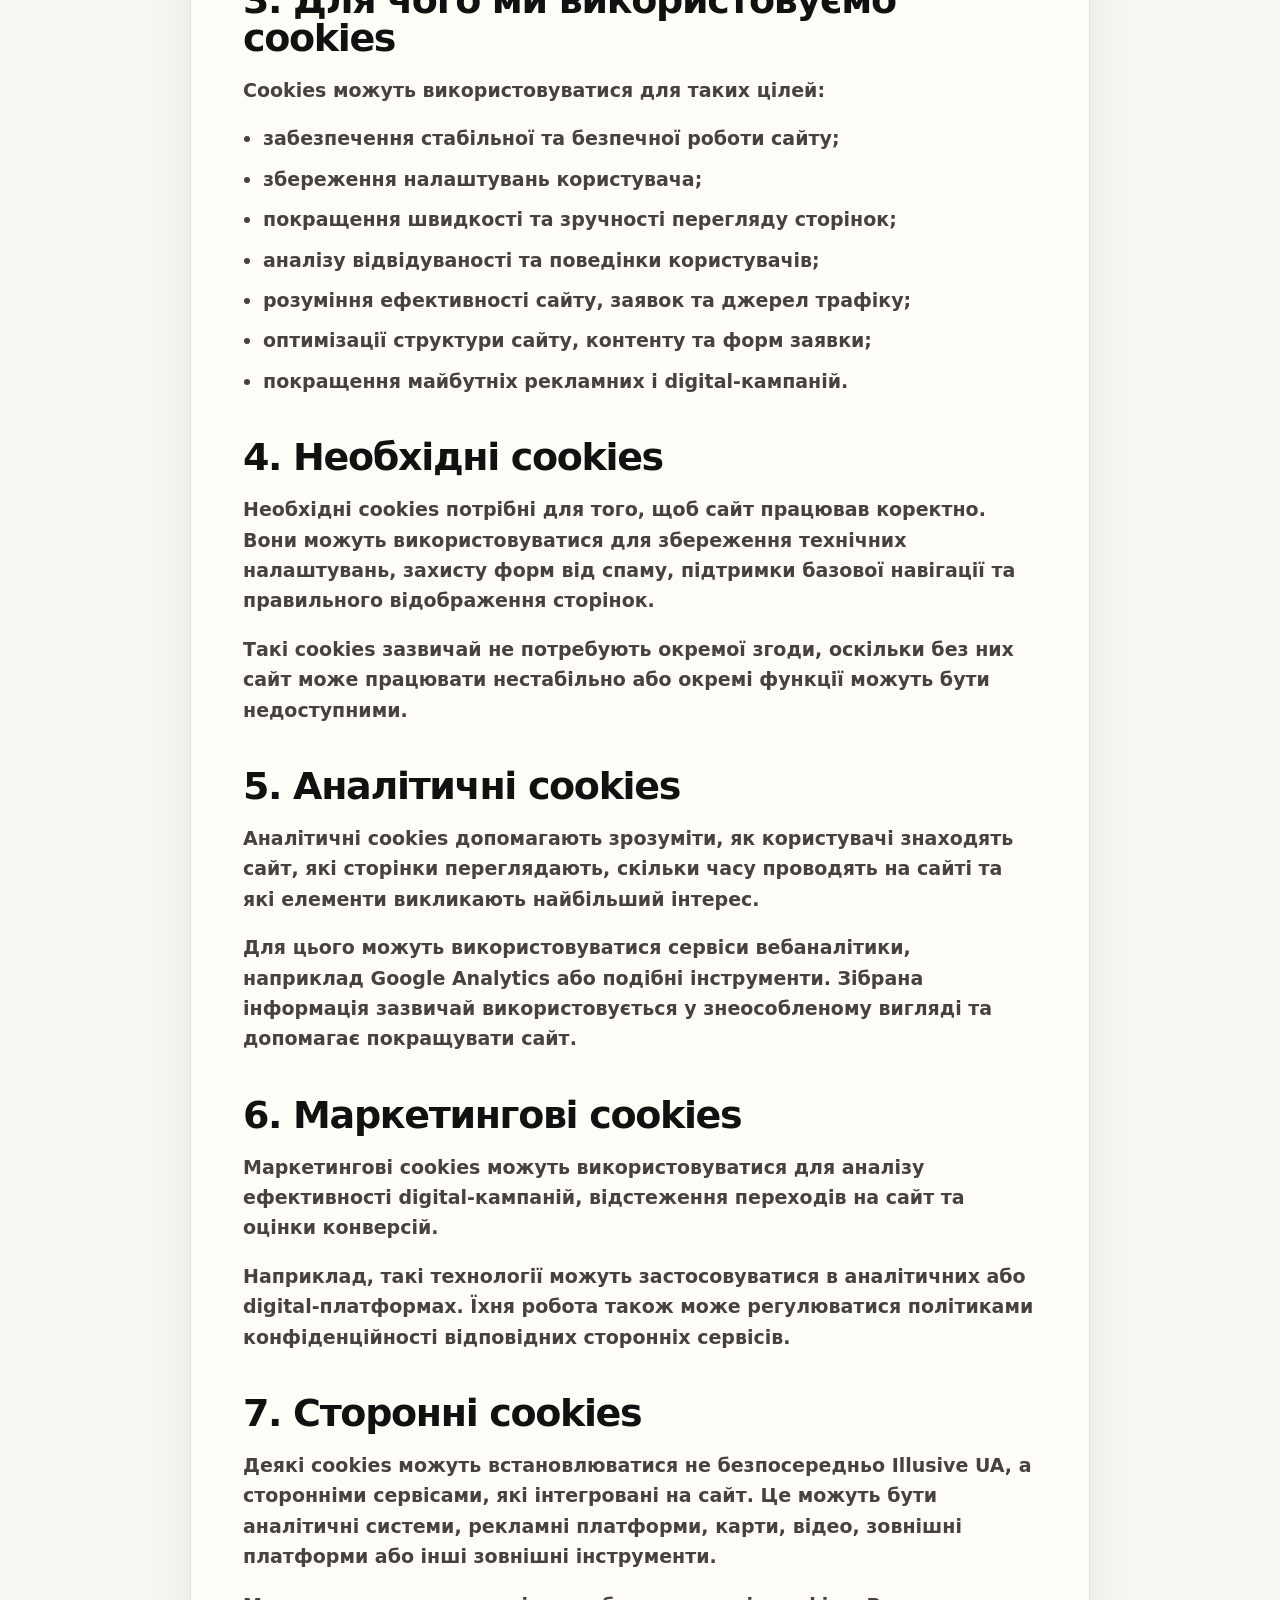
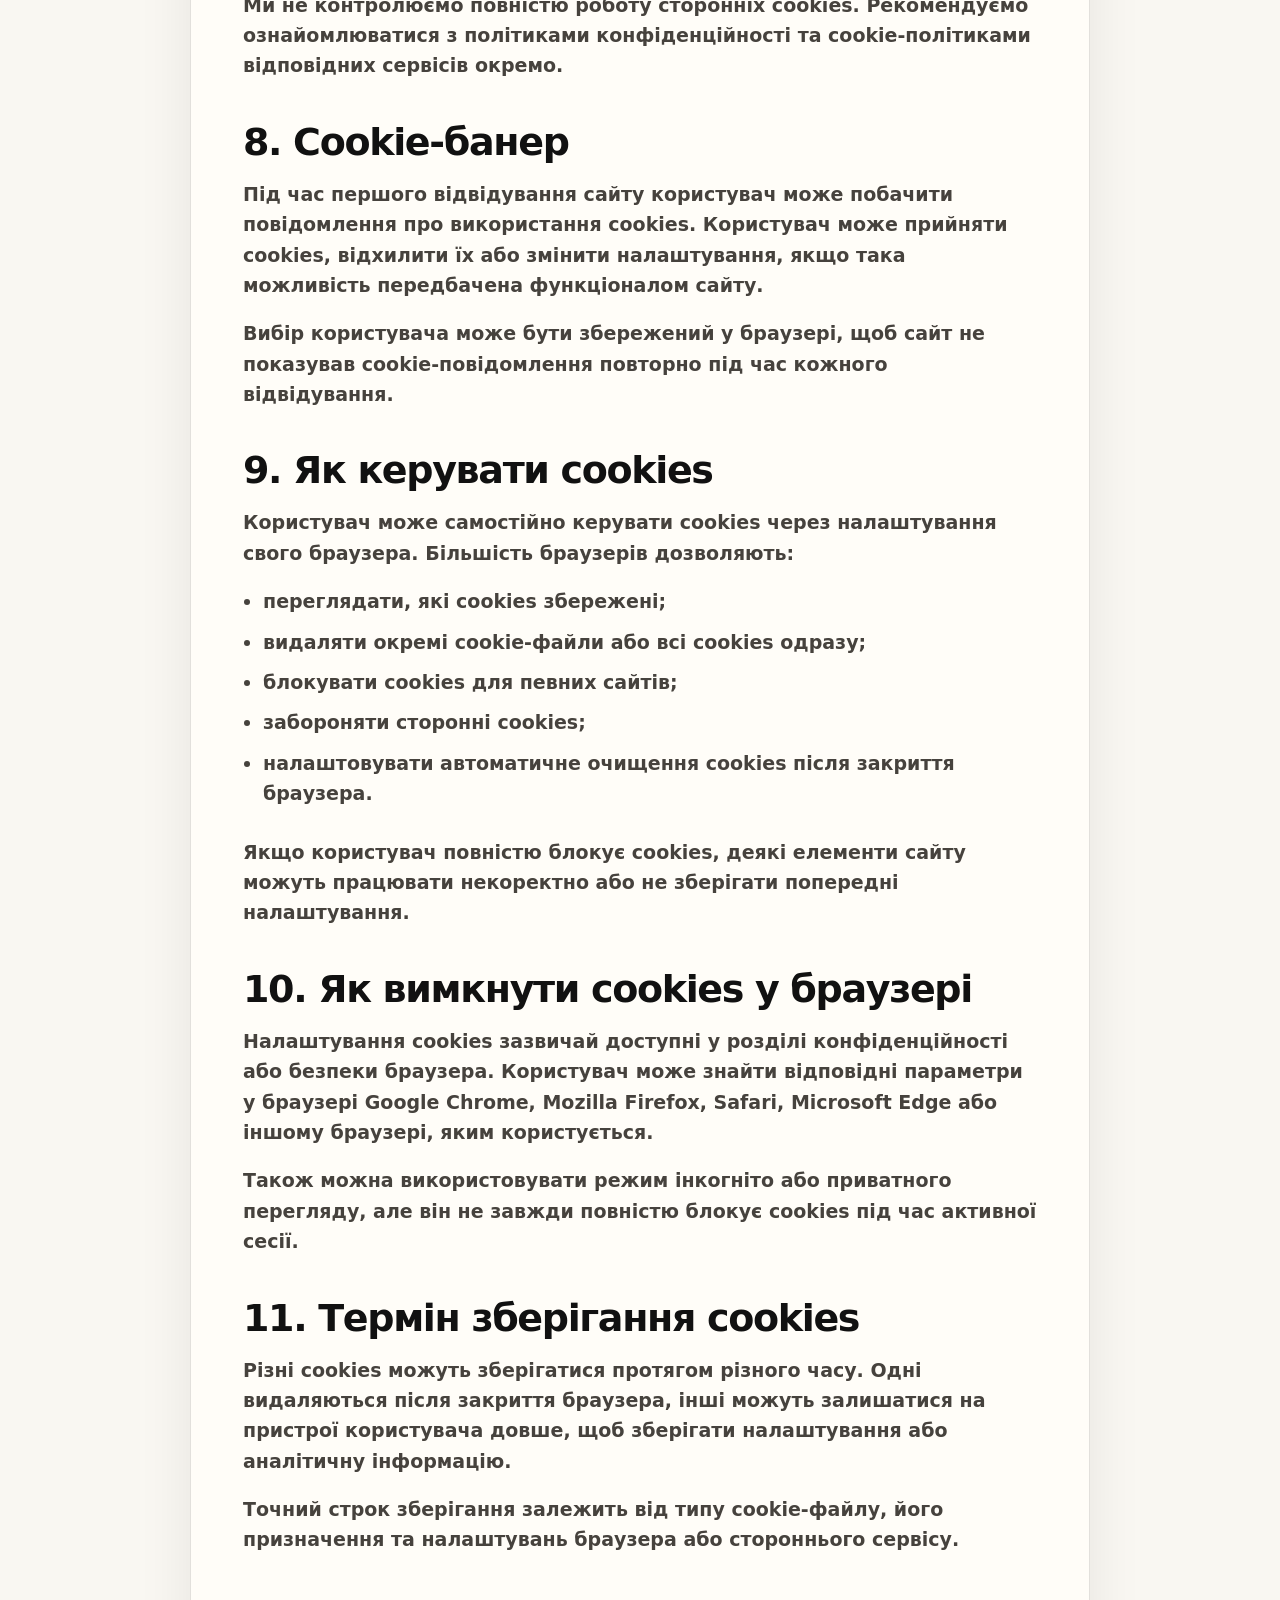
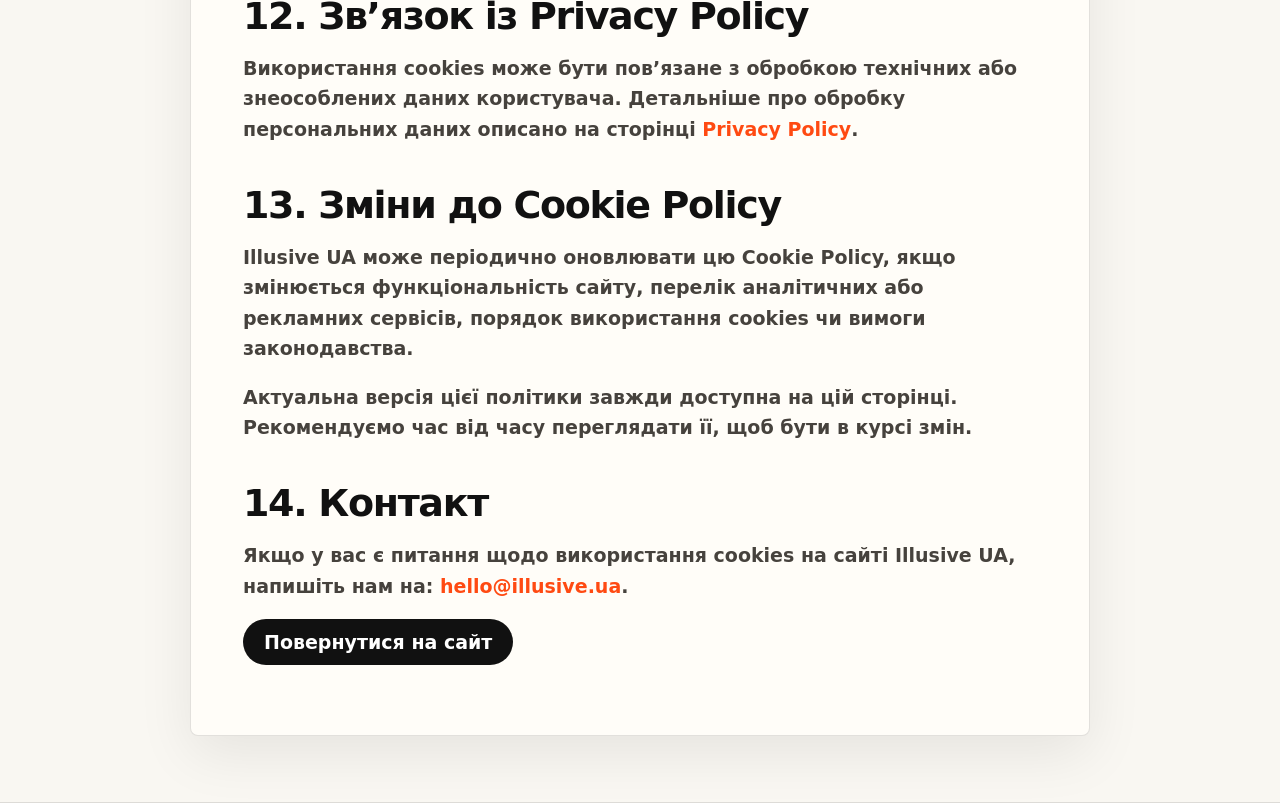
<file: cookie-policy.html>
﻿<!doctype html>
<html lang="uk">
  <head>
    <meta charset="UTF-8" />
    <meta name="viewport" content="width=device-width, initial-scale=1.0" />
    <title>Cookie Policy — Illusive UA</title>
    <meta
      name="description"
      content="Політика використання cookie-файлів на сайті Illusive UA. Інформація про типи cookies, аналітику, рекламу та керування налаштуваннями браузера."
    />
    <link rel="icon" href="assets/images/logo.svg" type="image/svg+xml" />
    <link rel="stylesheet" href="assets/css/style.css" />
  </head>

  <body>
    <main class="page-hero" style="min-height: 100vh">
      <article class="wrap content-block legal-doc">
        <a class="logo" href="index.html">
          <img src="assets/images/logo.svg" alt="Illusive UA" />
        </a>

        <h1 class="page-title">Cookie Policy</h1>

        <p>
          Ця Політика використання cookies пояснює, як сайт
          <strong>Illusive UA</strong> може використовувати cookie-файли та
          подібні технології під час перегляду сторінок, надсилання заявки або
          взаємодії з функціями сайту.
        </p>

        <p>
          Illusive UA працює у сфері digital-просування, реклами, веброзробки,
          оптимізації сайтів, digital-аналітики та комплексного
          інтернет-маркетингу. Cookies допомагають нам забезпечувати стабільну
          роботу сайту, покращувати користувацький досвід і аналізувати
          ефективність сторінок.
        </p>

        <h2>1. Що таке cookies</h2>

        <p>
          Cookies — це невеликі текстові файли, які зберігаються у браузері
          користувача під час відвідування сайту. Вони дозволяють сайту
          запам’ятовувати певні дії або налаштування користувача протягом
          певного часу.
        </p>

        <p>
          Наприклад, cookies можуть допомогти зберегти вибір користувача щодо
          cookie-банера, покращити швидкість роботи сайту, зібрати знеособлену
          статистику відвідувань або зрозуміти, які сторінки є найбільш
          корисними для аудиторії.
        </p>

        <h2>2. Які cookies може використовувати сайт</h2>

        <p>
          На сайті Illusive UA можуть використовуватися такі типи cookie-файлів:
        </p>

        <ul>
          <li>
            <strong>Необхідні cookies</strong> — потрібні для базової роботи
            сайту, коректного відображення сторінок, форм і технічних функцій.
          </li>
          <li>
            <strong>Функціональні cookies</strong> — допомагають запам’ятати
            вибір користувача, наприклад рішення щодо прийняття або відхилення
            cookies.
          </li>
          <li>
            <strong>Аналітичні cookies</strong> — дозволяють збирати знеособлену
            статистику про відвідування сайту, переглянуті сторінки, джерела
            трафіку та поведінку користувачів.
          </li>
          <li>
            <strong>Маркетингові cookies</strong> — можуть використовуватися для
            оцінки ефективності рекламних кампаній, ремаркетингу або показу
            більш релевантної реклами.
          </li>
        </ul>

        <h2>3. Для чого ми використовуємо cookies</h2>

        <p>Cookies можуть використовуватися для таких цілей:</p>

        <ul>
          <li>забезпечення стабільної та безпечної роботи сайту;</li>
          <li>збереження налаштувань користувача;</li>
          <li>покращення швидкості та зручності перегляду сторінок;</li>
          <li>аналізу відвідуваності та поведінки користувачів;</li>
          <li>розуміння ефективності сайту, заявок та джерел трафіку;</li>
          <li>оптимізації структури сайту, контенту та форм заявки;</li>
          <li>покращення майбутніх рекламних і digital-кампаній.</li>
        </ul>

        <h2>4. Необхідні cookies</h2>

        <p>
          Необхідні cookies потрібні для того, щоб сайт працював коректно. Вони
          можуть використовуватися для збереження технічних налаштувань, захисту
          форм від спаму, підтримки базової навігації та правильного
          відображення сторінок.
        </p>

        <p>
          Такі cookies зазвичай не потребують окремої згоди, оскільки без них
          сайт може працювати нестабільно або окремі функції можуть бути
          недоступними.
        </p>

        <h2>5. Аналітичні cookies</h2>

        <p>
          Аналітичні cookies допомагають зрозуміти, як користувачі знаходять
          сайт, які сторінки переглядають, скільки часу проводять на сайті та
          які елементи викликають найбільший інтерес.
        </p>

        <p>
          Для цього можуть використовуватися сервіси вебаналітики, наприклад
          Google Analytics або подібні інструменти. Зібрана інформація зазвичай
          використовується у знеособленому вигляді та допомагає покращувати
          сайт.
        </p>

        <h2>6. Маркетингові cookies</h2>

        <p>
          Маркетингові cookies можуть використовуватися для аналізу ефективності
          digital-кампаній, відстеження переходів на сайт та оцінки конверсій.
        </p>

        <p>
          Наприклад, такі технології можуть застосовуватися в аналітичних або
          digital-платформах. Їхня робота також може
          регулюватися політиками конфіденційності відповідних сторонніх
          сервісів.
        </p>

        <h2>7. Сторонні cookies</h2>

        <p>
          Деякі cookies можуть встановлюватися не безпосередньо Illusive UA, а
          сторонніми сервісами, які інтегровані на сайт. Це можуть бути
          аналітичні системи, рекламні платформи, карти, відео, зовнішні платформи
          або інші зовнішні інструменти.
        </p>

        <p>
          Ми не контролюємо повністю роботу сторонніх cookies. Рекомендуємо
          ознайомлюватися з політиками конфіденційності та cookie-політиками
          відповідних сервісів окремо.
        </p>

        <h2>8. Cookie-банер</h2>

        <p>
          Під час першого відвідування сайту користувач може побачити
          повідомлення про використання cookies. Користувач може прийняти
          cookies, відхилити їх або змінити налаштування, якщо така можливість
          передбачена функціоналом сайту.
        </p>

        <p>
          Вибір користувача може бути збережений у браузері, щоб сайт не
          показував cookie-повідомлення повторно під час кожного відвідування.
        </p>

        <h2>9. Як керувати cookies</h2>

        <p>
          Користувач може самостійно керувати cookies через налаштування свого
          браузера. Більшість браузерів дозволяють:
        </p>

        <ul>
          <li>переглядати, які cookies збережені;</li>
          <li>видаляти окремі cookie-файли або всі cookies одразу;</li>
          <li>блокувати cookies для певних сайтів;</li>
          <li>забороняти сторонні cookies;</li>
          <li>
            налаштовувати автоматичне очищення cookies після закриття браузера.
          </li>
        </ul>

        <p>
          Якщо користувач повністю блокує cookies, деякі елементи сайту можуть
          працювати некоректно або не зберігати попередні налаштування.
        </p>

        <h2>10. Як вимкнути cookies у браузері</h2>

        <p>
          Налаштування cookies зазвичай доступні у розділі конфіденційності або
          безпеки браузера. Користувач може знайти відповідні параметри у
          браузері Google Chrome, Mozilla Firefox, Safari, Microsoft Edge або
          іншому браузері, яким користується.
        </p>

        <p>
          Також можна використовувати режим інкогніто або приватного перегляду,
          але він не завжди повністю блокує cookies під час активної сесії.
        </p>

        <h2>11. Термін зберігання cookies</h2>

        <p>
          Різні cookies можуть зберігатися протягом різного часу. Одні
          видаляються після закриття браузера, інші можуть залишатися на
          пристрої користувача довше, щоб зберігати налаштування або аналітичну
          інформацію.
        </p>

        <p>
          Точний строк зберігання залежить від типу cookie-файлу, його
          призначення та налаштувань браузера або стороннього сервісу.
        </p>

        <h2>12. Зв’язок із Privacy Policy</h2>

        <p>
          Використання cookies може бути пов’язане з обробкою технічних або
          знеособлених даних користувача. Детальніше про обробку персональних
          даних описано на сторінці
          <a href="privacy-policy.html">Privacy Policy</a>.
        </p>

        <h2>13. Зміни до Cookie Policy</h2>

        <p>
          Illusive UA може періодично оновлювати цю Cookie Policy, якщо
          змінюється функціональність сайту, перелік аналітичних або рекламних
          сервісів, порядок використання cookies чи вимоги законодавства.
        </p>

        <p>
          Актуальна версія цієї політики завжди доступна на цій сторінці.
          Рекомендуємо час від часу переглядати її, щоб бути в курсі змін.
        </p>

        <h2>14. Контакт</h2>

        <p>
          Якщо у вас є питання щодо використання cookies на сайті Illusive UA,
          напишіть нам на:
          <a href="mailto:hello@illusive.ua">hello@illusive.ua</a>.
        </p>

        <p>
          <a class="btn btn-dark" href="index.html">Повернутися на сайт</a>
        </p>
      </article>
    </main>

    <script src="assets/js/main.js"></script>
  </body>
</html>
</file>
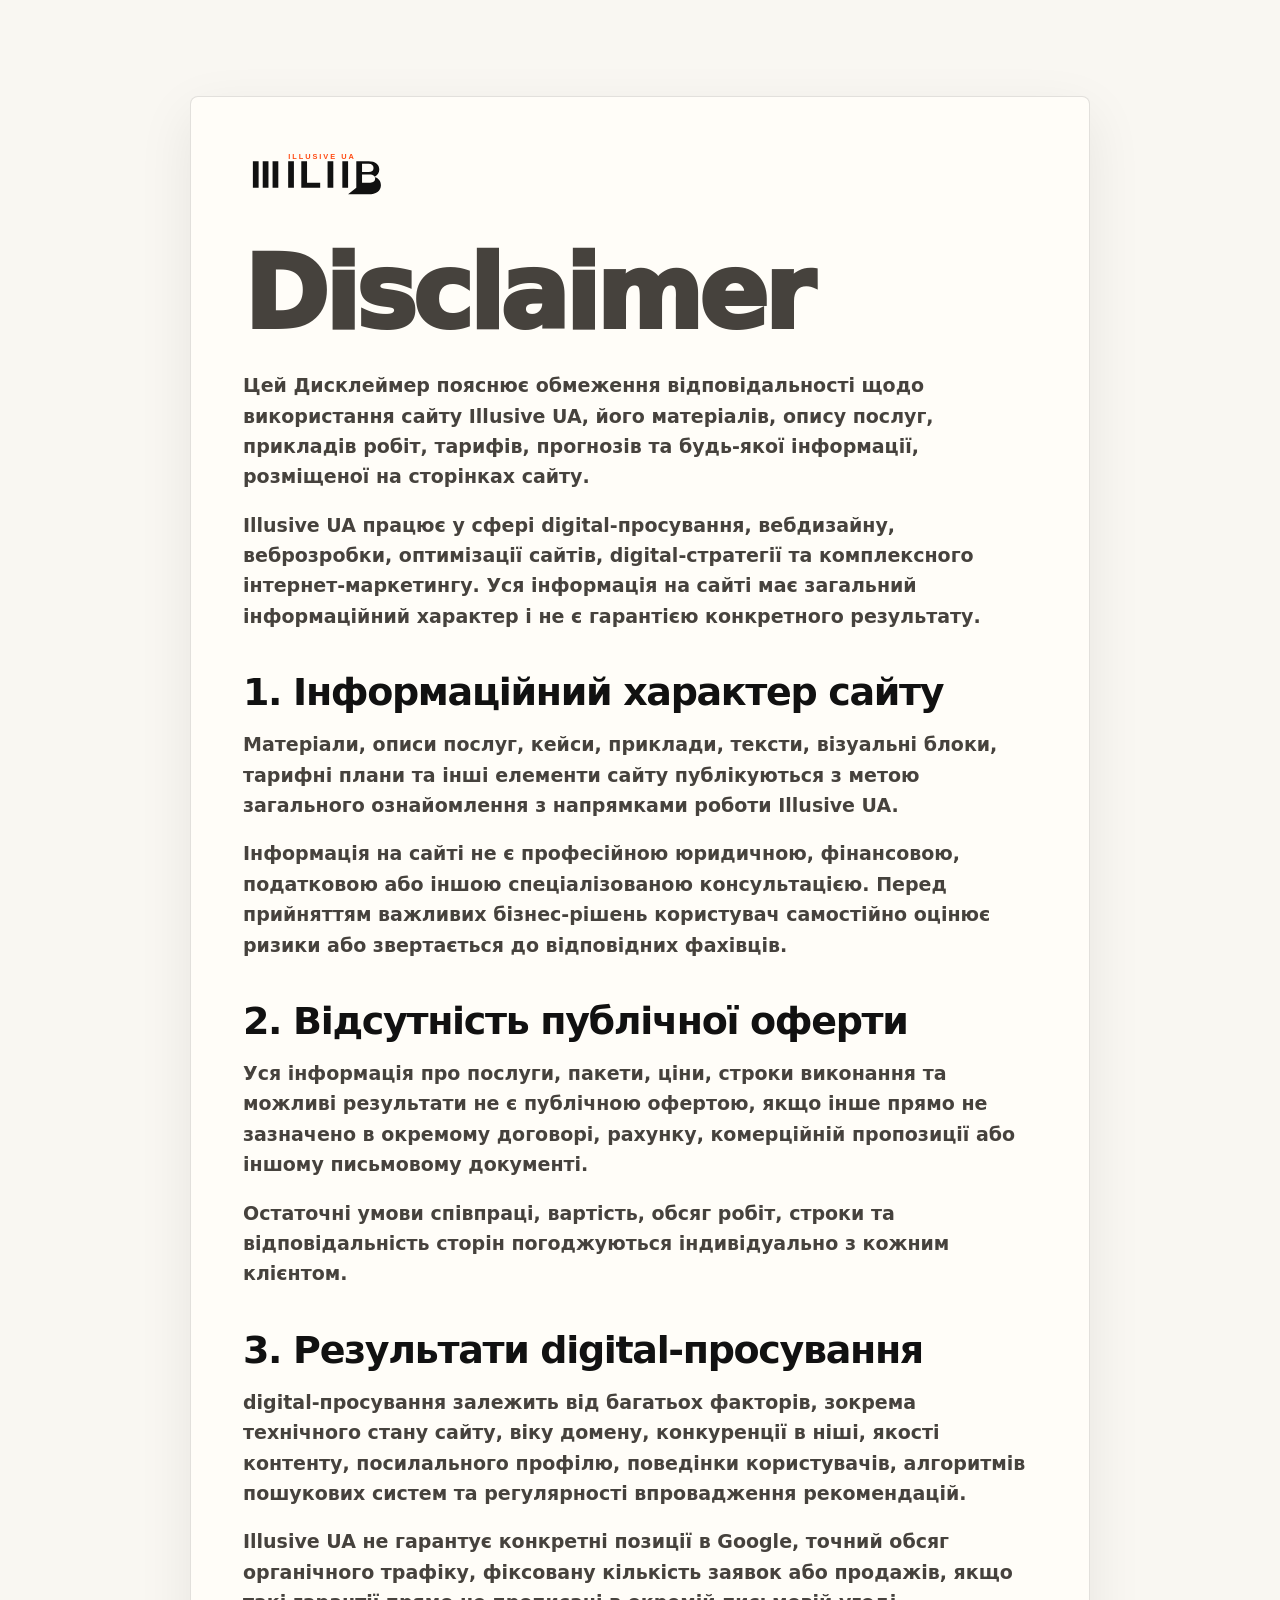
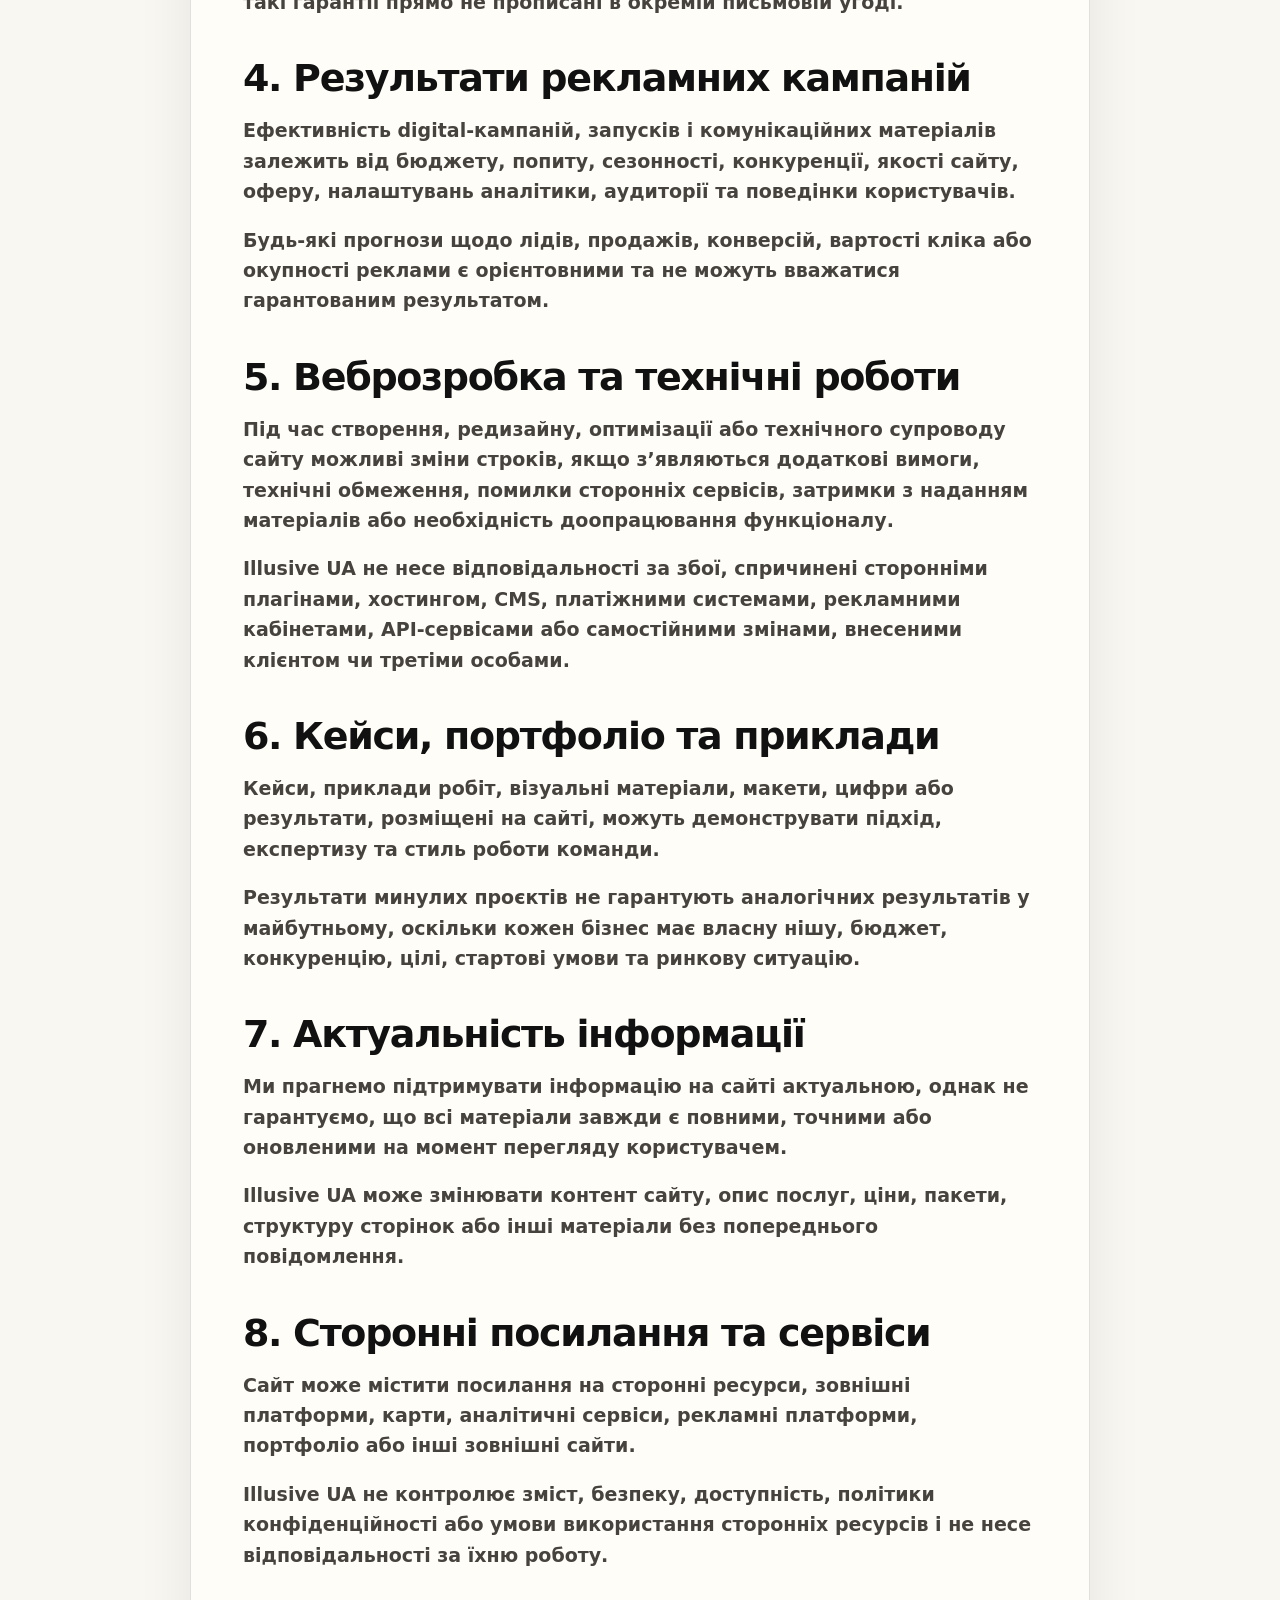
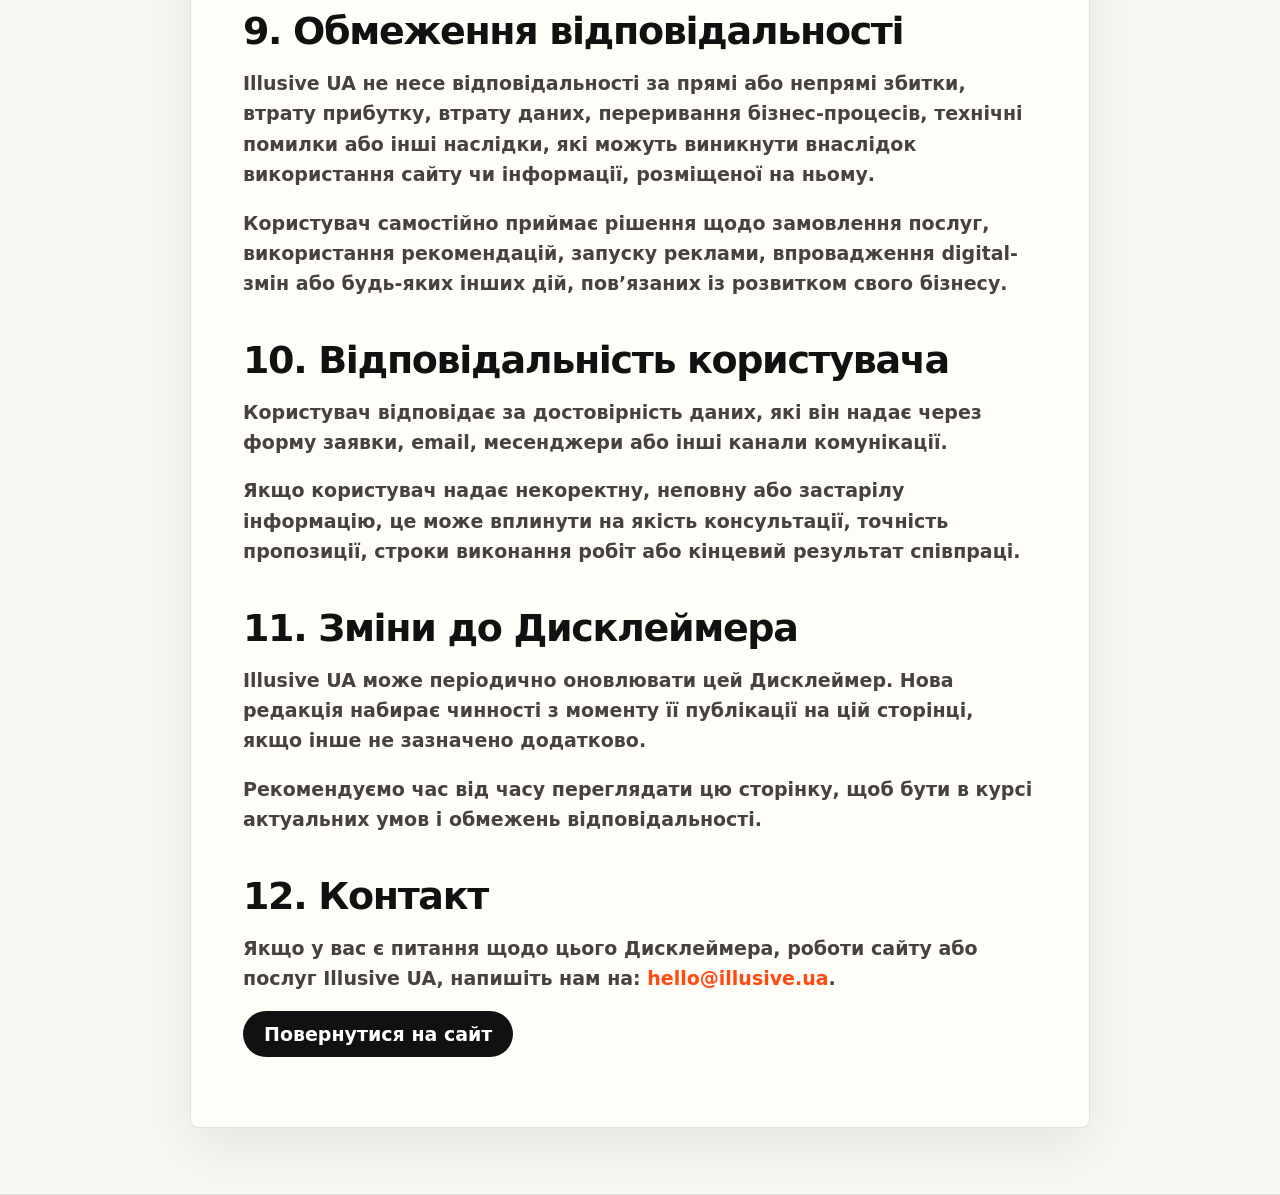
<file: disclaimer.html>
﻿<!doctype html>
<html lang="uk">
  <head>
    <meta charset="UTF-8" />
    <meta name="viewport" content="width=device-width, initial-scale=1.0" />
    <title>Disclaimer — Illusive UA</title>
    <meta
      name="description"
      content="Дисклеймер сайту Illusive UA. Обмеження відповідальності, інформаційний характер матеріалів, результати дизайну, сайту та digital-послуг."
    />
    <link rel="icon" href="assets/images/logo.svg" type="image/svg+xml" />
    <link rel="stylesheet" href="assets/css/style.css" />
  </head>

  <body>
    <main class="page-hero" style="min-height: 100vh">
      <article class="wrap content-block legal-doc">
        <a class="logo" href="index.html">
          <img src="assets/images/logo.svg" alt="Illusive UA" />
        </a>

        <h1 class="page-title">Disclaimer</h1>

        <p>
          Цей Дисклеймер пояснює обмеження відповідальності щодо використання
          сайту <strong>Illusive UA</strong>, його матеріалів, опису послуг,
          прикладів робіт, тарифів, прогнозів та будь-якої інформації,
          розміщеної на сторінках сайту.
        </p>

        <p>
          Illusive UA працює у сфері digital-просування, вебдизайну,
          веброзробки, оптимізації сайтів, digital-стратегії та комплексного
          інтернет-маркетингу. Уся інформація на сайті має загальний
          інформаційний характер і не є гарантією конкретного результату.
        </p>

        <h2>1. Інформаційний характер сайту</h2>

        <p>
          Матеріали, описи послуг, кейси, приклади, тексти, візуальні блоки,
          тарифні плани та інші елементи сайту публікуються з метою загального
          ознайомлення з напрямками роботи Illusive UA.
        </p>

        <p>
          Інформація на сайті не є професійною юридичною, фінансовою, податковою
          або іншою спеціалізованою консультацією. Перед прийняттям важливих
          бізнес-рішень користувач самостійно оцінює ризики або звертається до
          відповідних фахівців.
        </p>

        <h2>2. Відсутність публічної оферти</h2>

        <p>
          Уся інформація про послуги, пакети, ціни, строки виконання та можливі
          результати не є публічною офертою, якщо інше прямо не зазначено в
          окремому договорі, рахунку, комерційній пропозиції або іншому
          письмовому документі.
        </p>

        <p>
          Остаточні умови співпраці, вартість, обсяг робіт, строки та
          відповідальність сторін погоджуються індивідуально з кожним клієнтом.
        </p>

        <h2>3. Результати digital-просування</h2>

        <p>
          digital-просування залежить від багатьох факторів, зокрема технічного
          стану сайту, віку домену, конкуренції в ніші, якості контенту,
          посилального профілю, поведінки користувачів, алгоритмів пошукових
          систем та регулярності впровадження рекомендацій.
        </p>

        <p>
          Illusive UA не гарантує конкретні позиції в Google, точний обсяг
          органічного трафіку, фіксовану кількість заявок або продажів, якщо
          такі гарантії прямо не прописані в окремій письмовій угоді.
        </p>

        <h2>4. Результати рекламних кампаній</h2>

        <p>
          Ефективність digital-кампаній, запусків і комунікаційних матеріалів
          залежить від бюджету, попиту,
          сезонності, конкуренції, якості сайту, оферу, налаштувань аналітики,
          аудиторії та поведінки користувачів.
        </p>

        <p>
          Будь-які прогнози щодо лідів, продажів, конверсій, вартості кліка або
          окупності реклами є орієнтовними та не можуть вважатися гарантованим
          результатом.
        </p>

        <h2>5. Веброзробка та технічні роботи</h2>

        <p>
          Під час створення, редизайну, оптимізації або технічного супроводу
          сайту можливі зміни строків, якщо з’являються додаткові вимоги,
          технічні обмеження, помилки сторонніх сервісів, затримки з наданням
          матеріалів або необхідність доопрацювання функціоналу.
        </p>

        <p>
          Illusive UA не несе відповідальності за збої, спричинені сторонніми
          плагінами, хостингом, CMS, платіжними системами, рекламними
          кабінетами, API-сервісами або самостійними змінами, внесеними клієнтом
          чи третіми особами.
        </p>

        <h2>6. Кейси, портфоліо та приклади</h2>

        <p>
          Кейси, приклади робіт, візуальні матеріали, макети, цифри або
          результати, розміщені на сайті, можуть демонструвати підхід,
          експертизу та стиль роботи команди.
        </p>

        <p>
          Результати минулих проєктів не гарантують аналогічних результатів у
          майбутньому, оскільки кожен бізнес має власну нішу, бюджет,
          конкуренцію, цілі, стартові умови та ринкову ситуацію.
        </p>

        <h2>7. Актуальність інформації</h2>

        <p>
          Ми прагнемо підтримувати інформацію на сайті актуальною, однак не
          гарантуємо, що всі матеріали завжди є повними, точними або оновленими
          на момент перегляду користувачем.
        </p>

        <p>
          Illusive UA може змінювати контент сайту, опис послуг, ціни, пакети,
          структуру сторінок або інші матеріали без попереднього повідомлення.
        </p>

        <h2>8. Сторонні посилання та сервіси</h2>

        <p>
          Сайт може містити посилання на сторонні ресурси, зовнішні платформи,
          карти, аналітичні сервіси, рекламні платформи, портфоліо або інші
          зовнішні сайти.
        </p>

        <p>
          Illusive UA не контролює зміст, безпеку, доступність, політики
          конфіденційності або умови використання сторонніх ресурсів і не несе
          відповідальності за їхню роботу.
        </p>

        <h2>9. Обмеження відповідальності</h2>

        <p>
          Illusive UA не несе відповідальності за прямі або непрямі збитки,
          втрату прибутку, втрату даних, переривання бізнес-процесів, технічні
          помилки або інші наслідки, які можуть виникнути внаслідок використання
          сайту чи інформації, розміщеної на ньому.
        </p>

        <p>
          Користувач самостійно приймає рішення щодо замовлення послуг,
          використання рекомендацій, запуску реклами, впровадження digital-змін або
          будь-яких інших дій, пов’язаних із розвитком свого бізнесу.
        </p>

        <h2>10. Відповідальність користувача</h2>

        <p>
          Користувач відповідає за достовірність даних, які він надає через
          форму заявки, email, месенджери або інші канали комунікації.
        </p>

        <p>
          Якщо користувач надає некоректну, неповну або застарілу інформацію, це
          може вплинути на якість консультації, точність пропозиції, строки
          виконання робіт або кінцевий результат співпраці.
        </p>

        <h2>11. Зміни до Дисклеймера</h2>

        <p>
          Illusive UA може періодично оновлювати цей Дисклеймер. Нова редакція
          набирає чинності з моменту її публікації на цій сторінці, якщо інше не
          зазначено додатково.
        </p>

        <p>
          Рекомендуємо час від часу переглядати цю сторінку, щоб бути в курсі
          актуальних умов і обмежень відповідальності.
        </p>

        <h2>12. Контакт</h2>

        <p>
          Якщо у вас є питання щодо цього Дисклеймера, роботи сайту або послуг
          Illusive UA, напишіть нам на:
          <a href="mailto:hello@illusive.ua">hello@illusive.ua</a>.
        </p>

        <p>
          <a class="btn btn-dark" href="index.html">Повернутися на сайт</a>
        </p>
      </article>
    </main>

    <script src="assets/js/main.js"></script>
  </body>
</html>
</file>
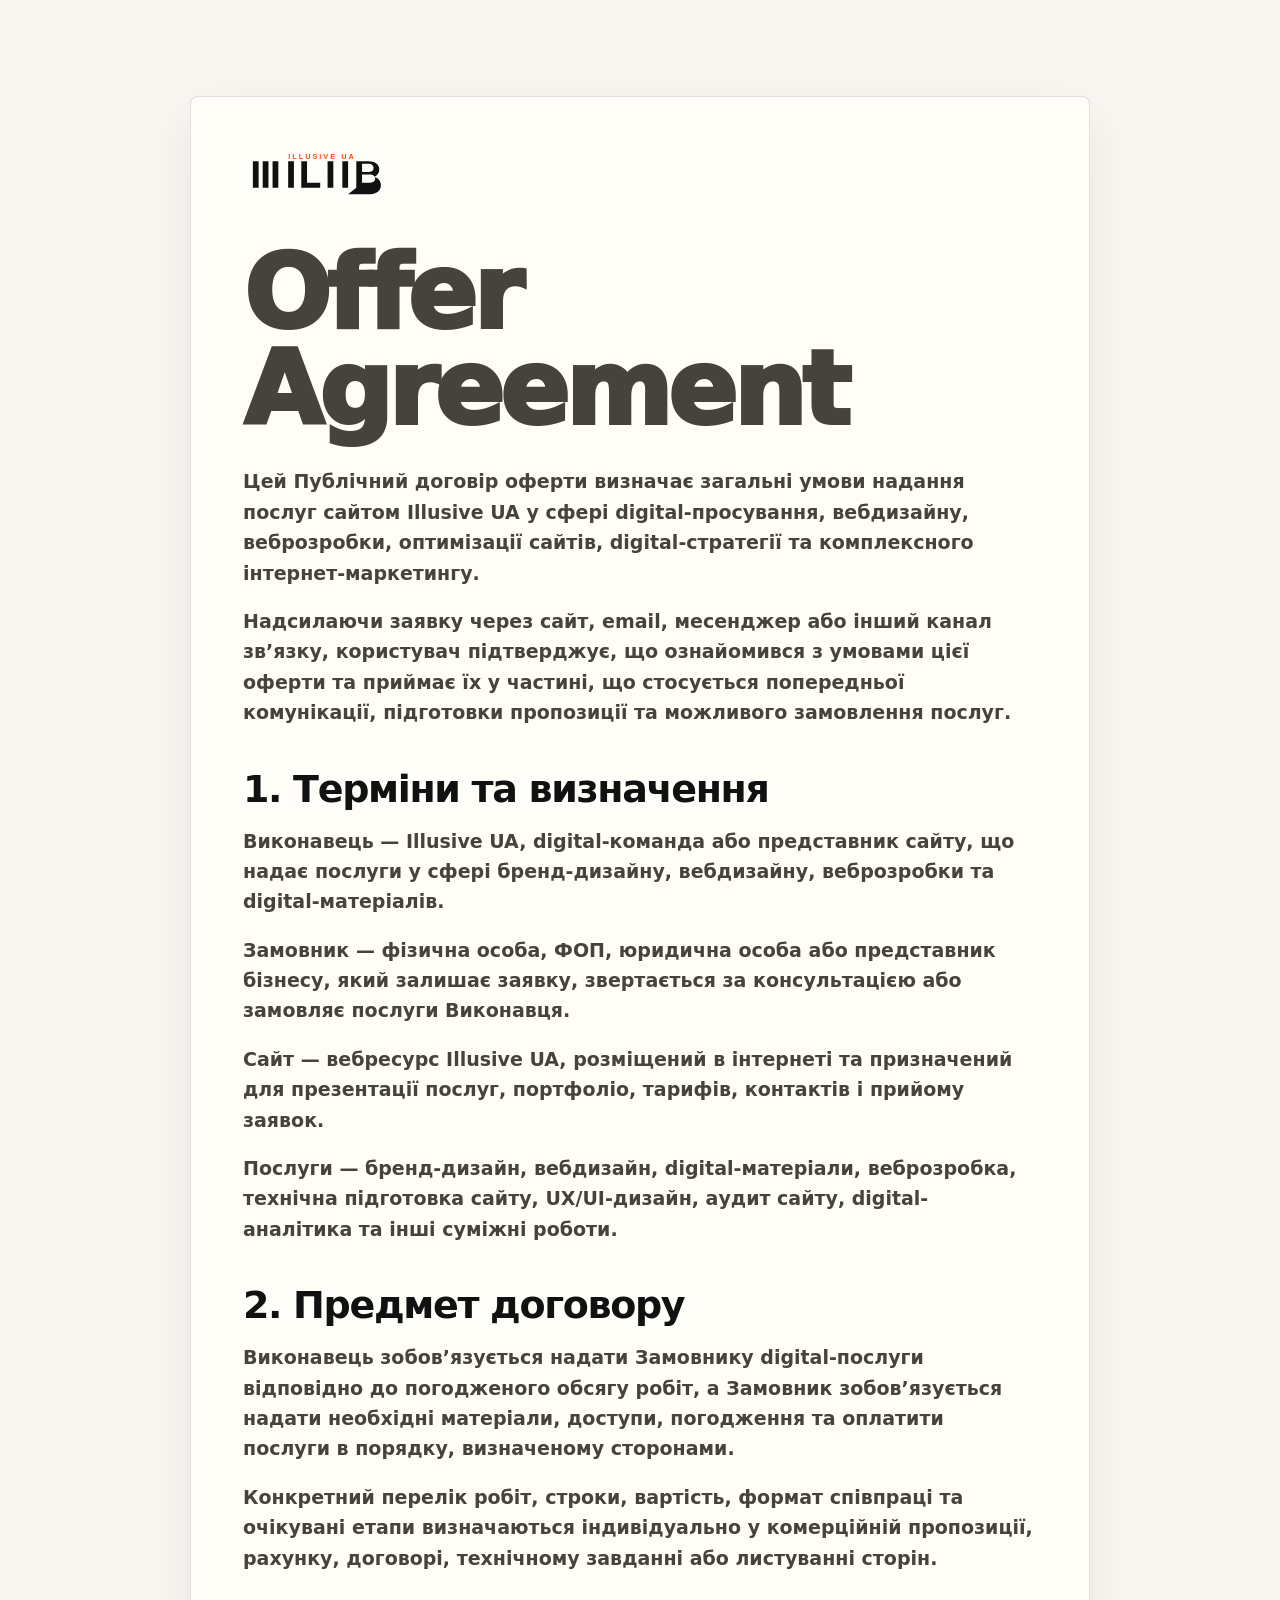
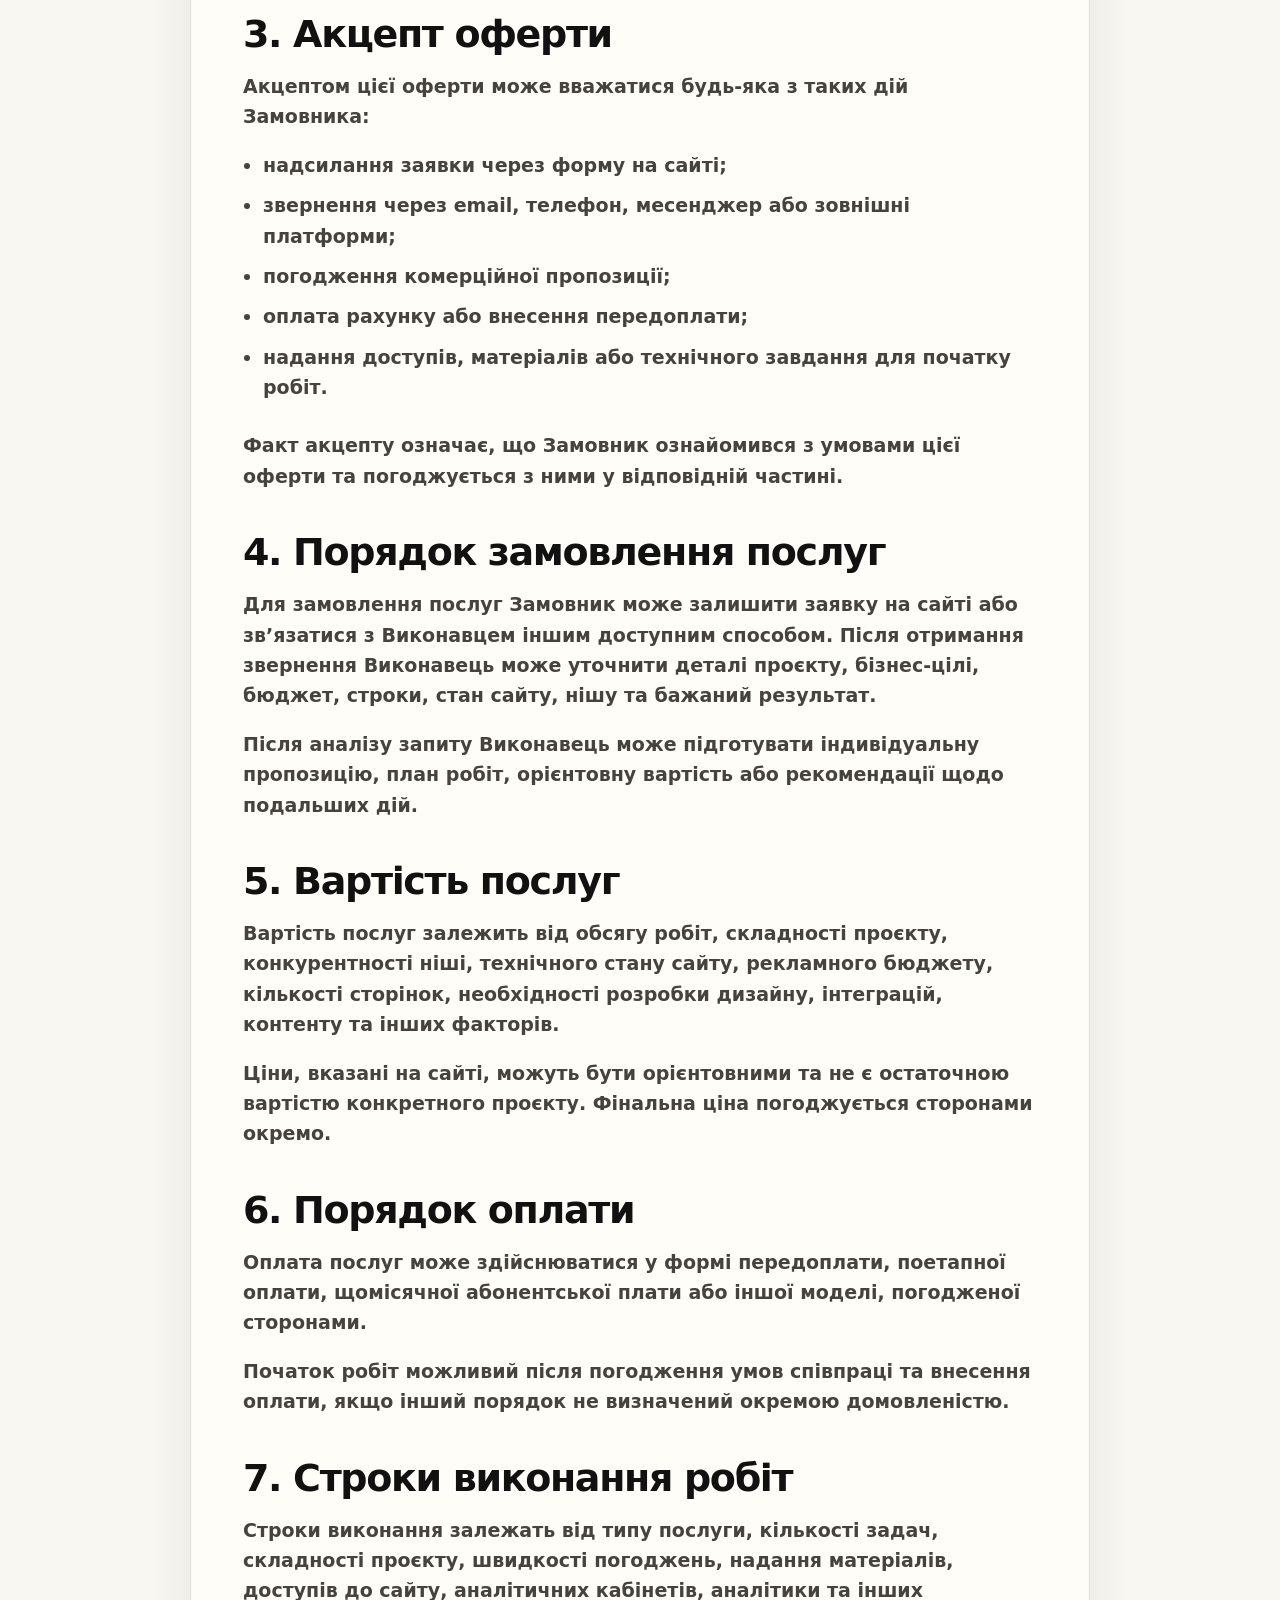
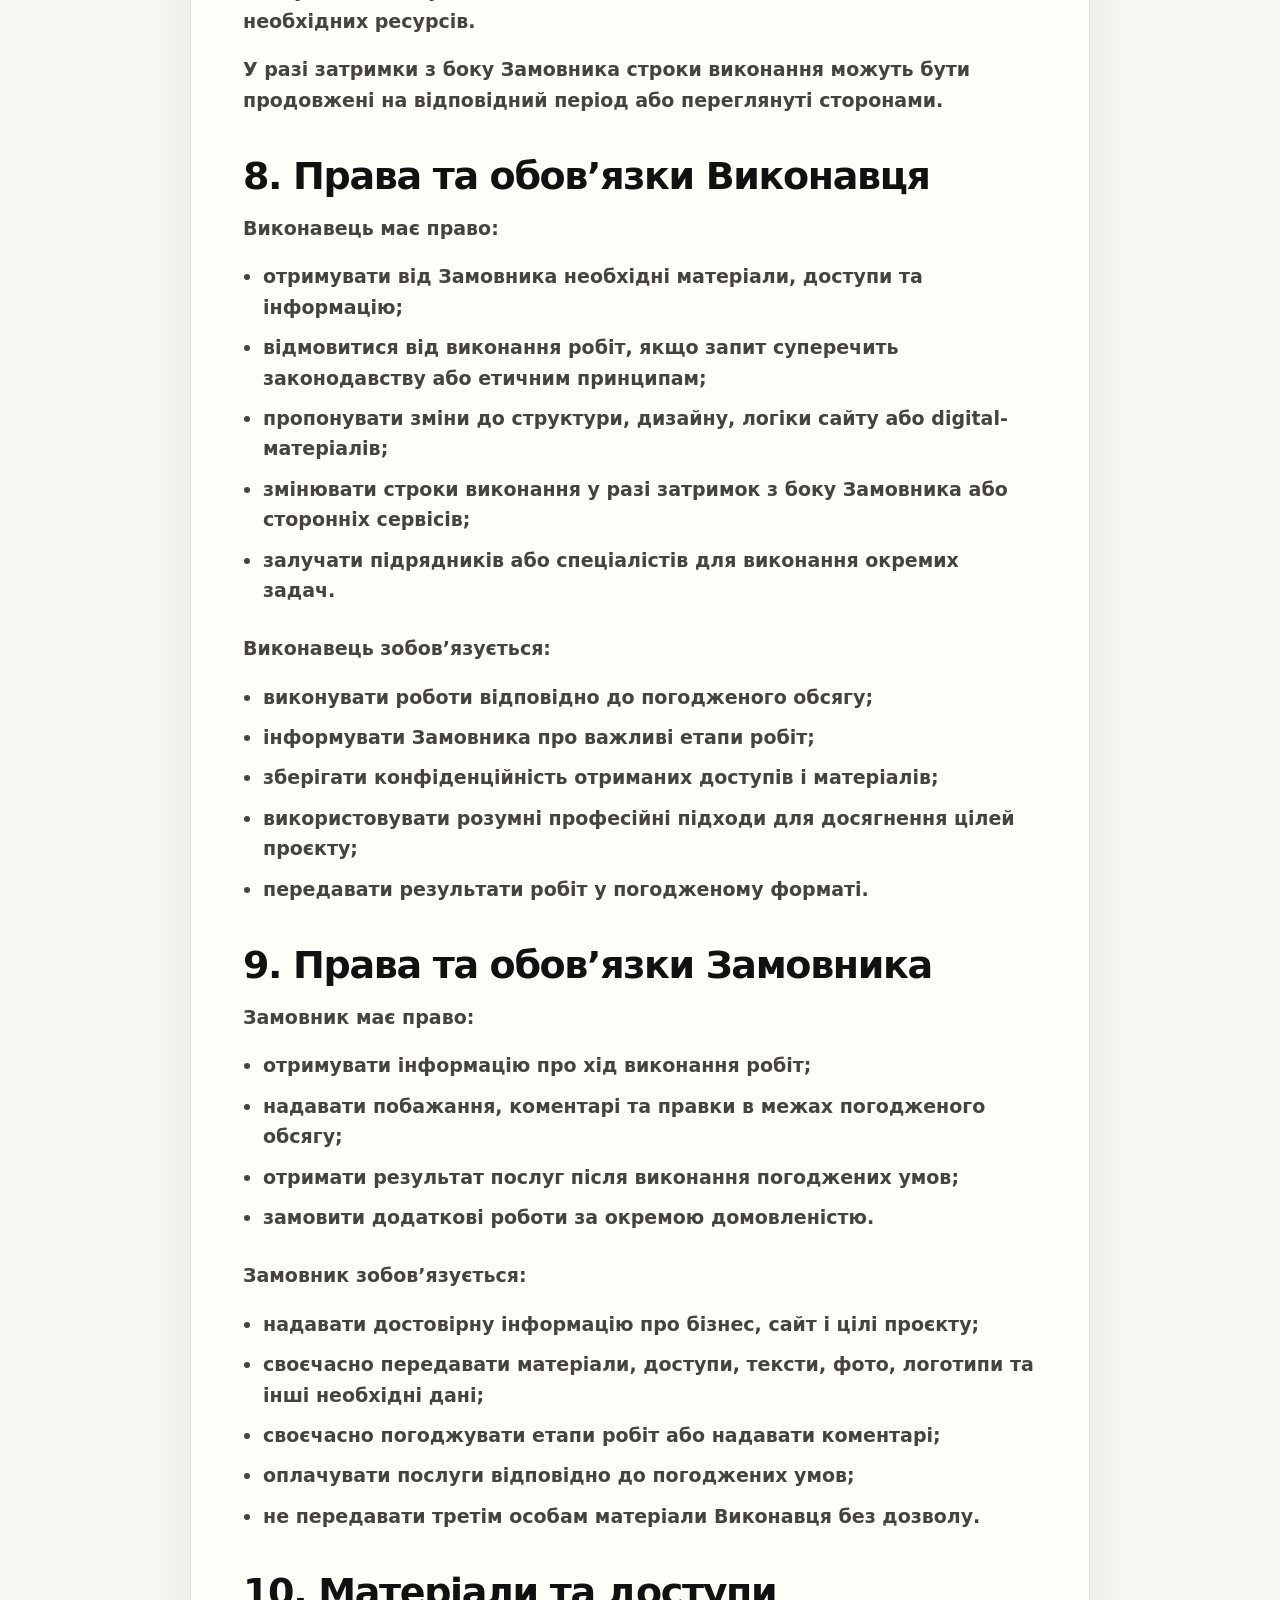
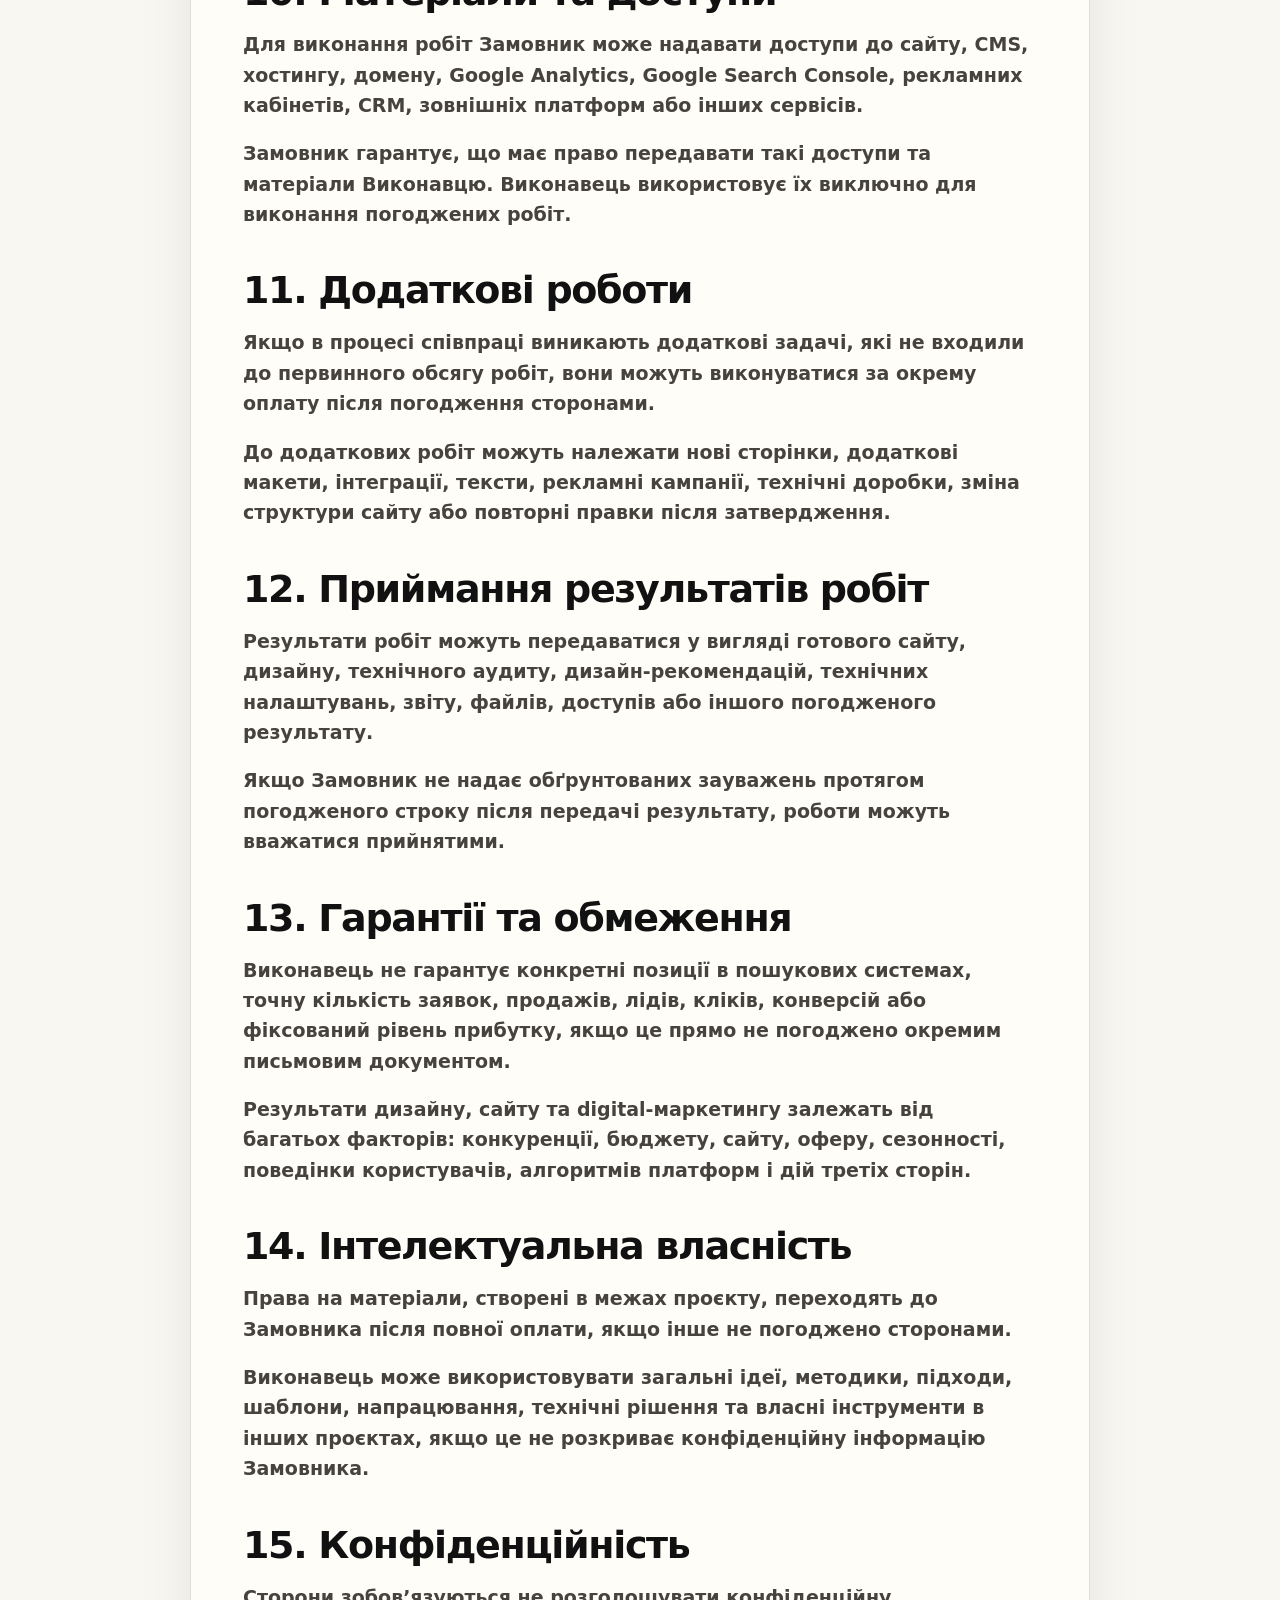
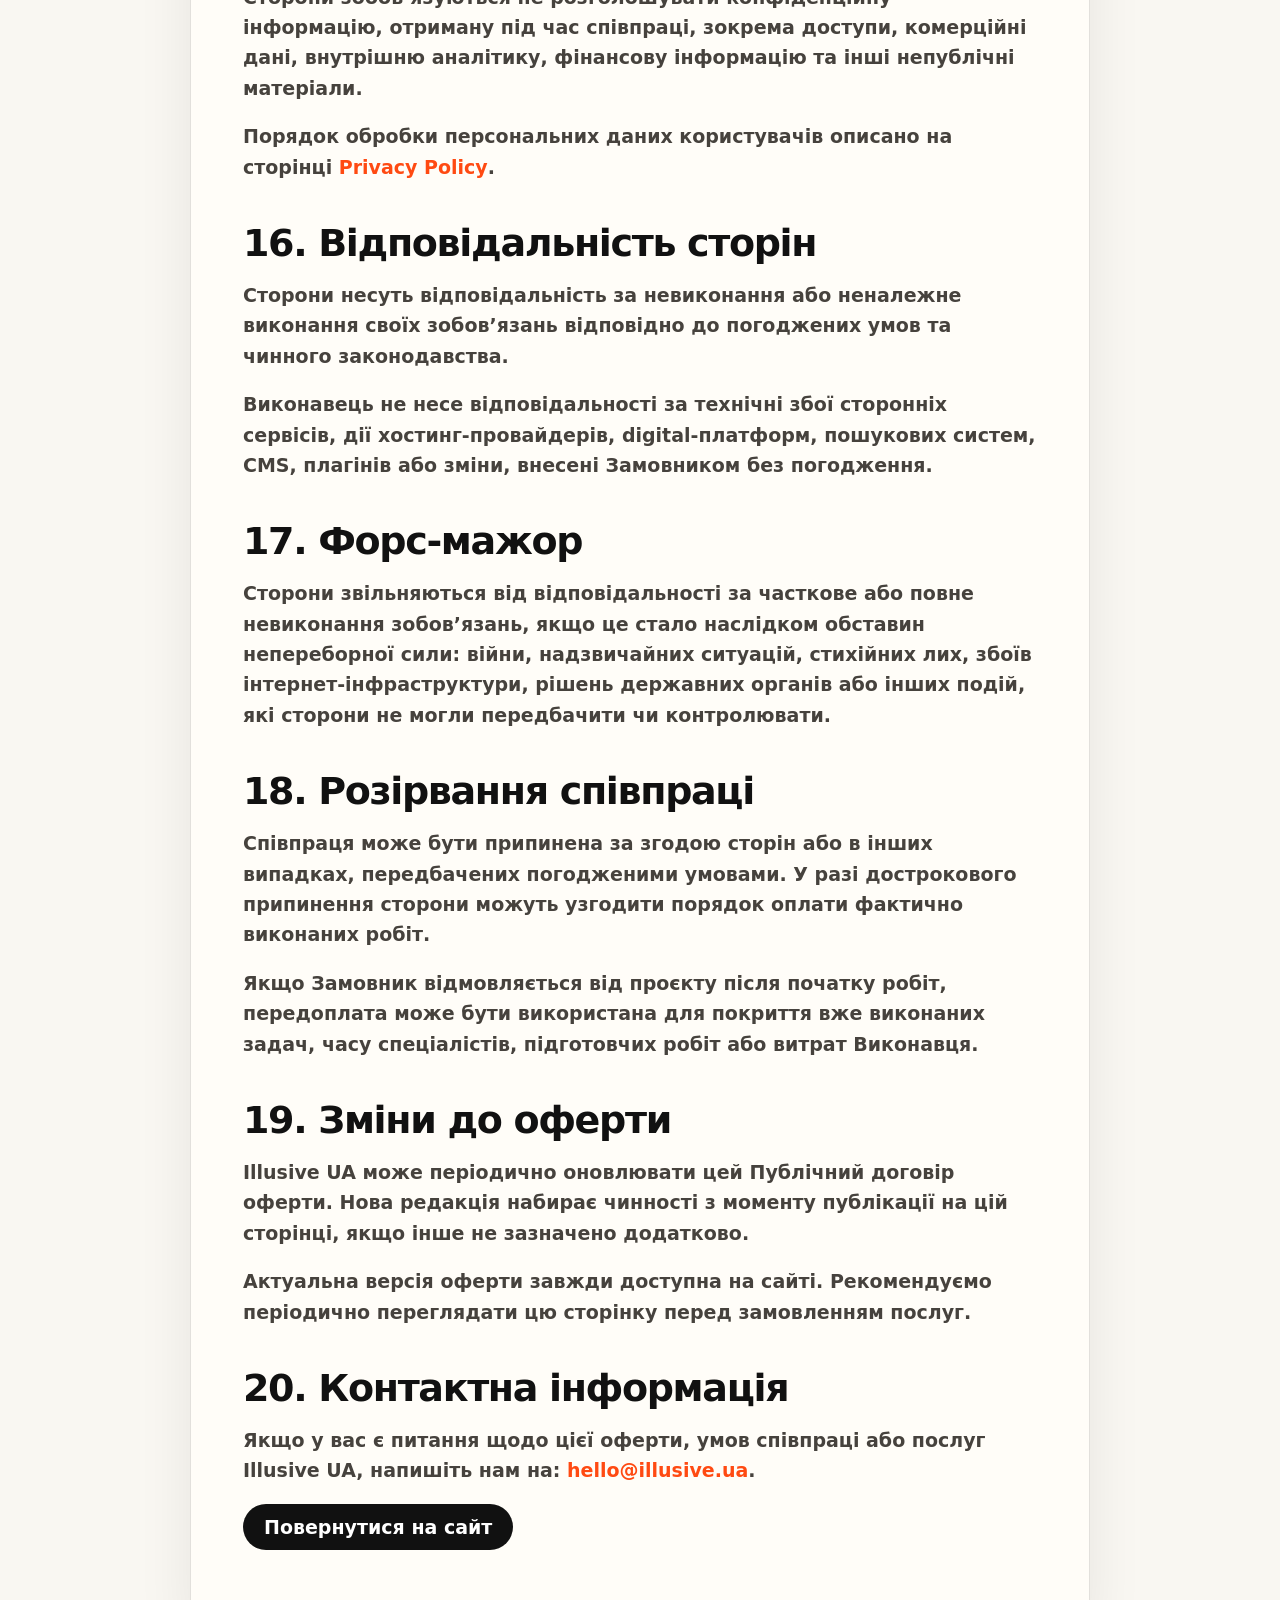
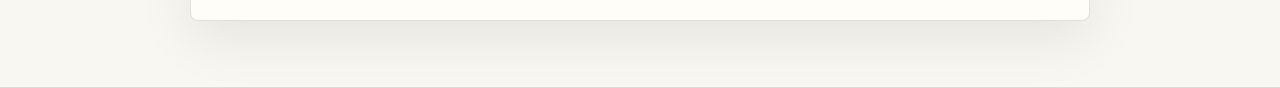
<file: offer-agreement.html>
﻿<!doctype html>
<html lang="uk">
  <head>
    <meta charset="UTF-8" />
    <meta name="viewport" content="width=device-width, initial-scale=1.0" />
    <title>Offer Agreement — Illusive UA</title>
    <meta
      name="description"
      content="Публічний договір оферти Illusive UA. Умови замовлення бренд-дизайну, вебдизайну, веброзробки та digital-послуг."
    />
    <link rel="icon" href="assets/images/logo.svg" type="image/svg+xml" />
    <link rel="stylesheet" href="assets/css/style.css" />
  </head>

  <body>
    <main class="page-hero" style="min-height: 100vh">
      <article class="wrap content-block legal-doc">
        <a class="logo" href="index.html">
          <img src="assets/images/logo.svg" alt="Illusive UA" />
        </a>

        <h1 class="page-title">Offer Agreement</h1>

        <p>
          Цей Публічний договір оферти визначає загальні умови надання послуг
          сайтом <strong>Illusive UA</strong> у сфері digital-просування,
          вебдизайну, веброзробки, оптимізації сайтів,
          digital-стратегії та комплексного інтернет-маркетингу.
        </p>

        <p>
          Надсилаючи заявку через сайт, email, месенджер або інший канал
          зв’язку, користувач підтверджує, що ознайомився з умовами цієї оферти
          та приймає їх у частині, що стосується попередньої комунікації,
          підготовки пропозиції та можливого замовлення послуг.
        </p>

        <h2>1. Терміни та визначення</h2>

        <p>
          <strong>Виконавець</strong> — Illusive UA, digital-команда або
          представник сайту, що надає послуги у сфері бренд-дизайну,
          вебдизайну, веброзробки та digital-матеріалів.
        </p>

        <p>
          <strong>Замовник</strong> — фізична особа, ФОП, юридична особа або
          представник бізнесу, який залишає заявку, звертається за консультацією
          або замовляє послуги Виконавця.
        </p>

        <p>
          <strong>Сайт</strong> — вебресурс Illusive UA, розміщений в інтернеті
          та призначений для презентації послуг, портфоліо, тарифів, контактів і
          прийому заявок.
        </p>

        <p>
          <strong>Послуги</strong> — бренд-дизайн, вебдизайн,
          digital-матеріали, веброзробка, технічна підготовка сайту,
          UX/UI-дизайн, аудит сайту, digital-аналітика та інші суміжні роботи.
        </p>

        <h2>2. Предмет договору</h2>

        <p>
          Виконавець зобов’язується надати Замовнику digital-послуги відповідно
          до погодженого обсягу робіт, а Замовник зобов’язується надати
          необхідні матеріали, доступи, погодження та оплатити послуги в
          порядку, визначеному сторонами.
        </p>

        <p>
          Конкретний перелік робіт, строки, вартість, формат співпраці та
          очікувані етапи визначаються індивідуально у комерційній пропозиції,
          рахунку, договорі, технічному завданні або листуванні сторін.
        </p>

        <h2>3. Акцепт оферти</h2>

        <p>
          Акцептом цієї оферти може вважатися будь-яка з таких дій Замовника:
        </p>

        <ul>
          <li>надсилання заявки через форму на сайті;</li>
          <li>
            звернення через email, телефон, месенджер або зовнішні платформи;
          </li>
          <li>погодження комерційної пропозиції;</li>
          <li>оплата рахунку або внесення передоплати;</li>
          <li>
            надання доступів, матеріалів або технічного завдання для початку
            робіт.
          </li>
        </ul>

        <p>
          Факт акцепту означає, що Замовник ознайомився з умовами цієї оферти та
          погоджується з ними у відповідній частині.
        </p>

        <h2>4. Порядок замовлення послуг</h2>

        <p>
          Для замовлення послуг Замовник може залишити заявку на сайті або
          зв’язатися з Виконавцем іншим доступним способом. Після отримання
          звернення Виконавець може уточнити деталі проєкту, бізнес-цілі,
          бюджет, строки, стан сайту, нішу та бажаний результат.
        </p>

        <p>
          Після аналізу запиту Виконавець може підготувати індивідуальну
          пропозицію, план робіт, орієнтовну вартість або рекомендації щодо
          подальших дій.
        </p>

        <h2>5. Вартість послуг</h2>

        <p>
          Вартість послуг залежить від обсягу робіт, складності проєкту,
          конкурентності ніші, технічного стану сайту, рекламного бюджету,
          кількості сторінок, необхідності розробки дизайну, інтеграцій,
          контенту та інших факторів.
        </p>

        <p>
          Ціни, вказані на сайті, можуть бути орієнтовними та не є остаточною
          вартістю конкретного проєкту. Фінальна ціна погоджується сторонами
          окремо.
        </p>

        <h2>6. Порядок оплати</h2>

        <p>
          Оплата послуг може здійснюватися у формі передоплати, поетапної
          оплати, щомісячної абонентської плати або іншої моделі, погодженої
          сторонами.
        </p>

        <p>
          Початок робіт можливий після погодження умов співпраці та внесення
          оплати, якщо інший порядок не визначений окремою домовленістю.
        </p>

        <h2>7. Строки виконання робіт</h2>

        <p>
          Строки виконання залежать від типу послуги, кількості задач,
          складності проєкту, швидкості погоджень, надання матеріалів, доступів
          до сайту, аналітичних кабінетів, аналітики та інших необхідних ресурсів.
        </p>

        <p>
          У разі затримки з боку Замовника строки виконання можуть бути
          продовжені на відповідний період або переглянуті сторонами.
        </p>

        <h2>8. Права та обов’язки Виконавця</h2>

        <p>Виконавець має право:</p>

        <ul>
          <li>
            отримувати від Замовника необхідні матеріали, доступи та інформацію;
          </li>
          <li>
            відмовитися від виконання робіт, якщо запит суперечить законодавству
            або етичним принципам;
          </li>
          <li>
            пропонувати зміни до структури, дизайну, логіки сайту або
            digital-матеріалів;
          </li>
          <li>
            змінювати строки виконання у разі затримок з боку Замовника або
            сторонніх сервісів;
          </li>
          <li>
            залучати підрядників або спеціалістів для виконання окремих задач.
          </li>
        </ul>

        <p>Виконавець зобов’язується:</p>

        <ul>
          <li>виконувати роботи відповідно до погодженого обсягу;</li>
          <li>інформувати Замовника про важливі етапи робіт;</li>
          <li>зберігати конфіденційність отриманих доступів і матеріалів;</li>
          <li>
            використовувати розумні професійні підходи для досягнення цілей
            проєкту;
          </li>
          <li>передавати результати робіт у погодженому форматі.</li>
        </ul>

        <h2>9. Права та обов’язки Замовника</h2>

        <p>Замовник має право:</p>

        <ul>
          <li>отримувати інформацію про хід виконання робіт;</li>
          <li>
            надавати побажання, коментарі та правки в межах погодженого обсягу;
          </li>
          <li>отримати результат послуг після виконання погоджених умов;</li>
          <li>замовити додаткові роботи за окремою домовленістю.</li>
        </ul>

        <p>Замовник зобов’язується:</p>

        <ul>
          <li>
            надавати достовірну інформацію про бізнес, сайт і цілі проєкту;
          </li>
          <li>
            своєчасно передавати матеріали, доступи, тексти, фото, логотипи та
            інші необхідні дані;
          </li>
          <li>своєчасно погоджувати етапи робіт або надавати коментарі;</li>
          <li>оплачувати послуги відповідно до погоджених умов;</li>
          <li>не передавати третім особам матеріали Виконавця без дозволу.</li>
        </ul>

        <h2>10. Матеріали та доступи</h2>

        <p>
          Для виконання робіт Замовник може надавати доступи до сайту, CMS,
          хостингу, домену, Google Analytics, Google Search Console, рекламних
          кабінетів, CRM, зовнішніх платформ або інших сервісів.
        </p>

        <p>
          Замовник гарантує, що має право передавати такі доступи та матеріали
          Виконавцю. Виконавець використовує їх виключно для виконання
          погоджених робіт.
        </p>

        <h2>11. Додаткові роботи</h2>

        <p>
          Якщо в процесі співпраці виникають додаткові задачі, які не входили до
          первинного обсягу робіт, вони можуть виконуватися за окрему оплату
          після погодження сторонами.
        </p>

        <p>
          До додаткових робіт можуть належати нові сторінки, додаткові макети,
          інтеграції, тексти, рекламні кампанії, технічні доробки, зміна
          структури сайту або повторні правки після затвердження.
        </p>

        <h2>12. Приймання результатів робіт</h2>

        <p>
          Результати робіт можуть передаватися у вигляді готового сайту,
          дизайну, технічного аудиту, дизайн-рекомендацій, технічних налаштувань,
          звіту, файлів, доступів або іншого погодженого результату.
        </p>

        <p>
          Якщо Замовник не надає обґрунтованих зауважень протягом погодженого
          строку після передачі результату, роботи можуть вважатися прийнятими.
        </p>

        <h2>13. Гарантії та обмеження</h2>

        <p>
          Виконавець не гарантує конкретні позиції в пошукових системах, точну
          кількість заявок, продажів, лідів, кліків, конверсій або фіксований
          рівень прибутку, якщо це прямо не погоджено окремим письмовим
          документом.
        </p>

        <p>
          Результати дизайну, сайту та digital-маркетингу залежать від багатьох
          факторів: конкуренції, бюджету, сайту, оферу, сезонності, поведінки
          користувачів, алгоритмів платформ і дій третіх сторін.
        </p>

        <h2>14. Інтелектуальна власність</h2>

        <p>
          Права на матеріали, створені в межах проєкту, переходять до Замовника
          після повної оплати, якщо інше не погоджено сторонами.
        </p>

        <p>
          Виконавець може використовувати загальні ідеї, методики, підходи,
          шаблони, напрацювання, технічні рішення та власні інструменти в інших
          проєктах, якщо це не розкриває конфіденційну інформацію Замовника.
        </p>

        <h2>15. Конфіденційність</h2>

        <p>
          Сторони зобов’язуються не розголошувати конфіденційну інформацію,
          отриману під час співпраці, зокрема доступи, комерційні дані,
          внутрішню аналітику, фінансову інформацію та інші непублічні
          матеріали.
        </p>

        <p>
          Порядок обробки персональних даних користувачів описано на сторінці
          <a href="privacy-policy.html">Privacy Policy</a>.
        </p>

        <h2>16. Відповідальність сторін</h2>

        <p>
          Сторони несуть відповідальність за невиконання або неналежне виконання
          своїх зобов’язань відповідно до погоджених умов та чинного
          законодавства.
        </p>

        <p>
          Виконавець не несе відповідальності за технічні збої сторонніх
          сервісів, дії хостинг-провайдерів, digital-платформ, пошукових
          систем, CMS, плагінів або зміни, внесені Замовником без погодження.
        </p>

        <h2>17. Форс-мажор</h2>

        <p>
          Сторони звільняються від відповідальності за часткове або повне
          невиконання зобов’язань, якщо це стало наслідком обставин непереборної
          сили: війни, надзвичайних ситуацій, стихійних лих, збоїв
          інтернет-інфраструктури, рішень державних органів або інших подій, які
          сторони не могли передбачити чи контролювати.
        </p>

        <h2>18. Розірвання співпраці</h2>

        <p>
          Співпраця може бути припинена за згодою сторін або в інших випадках,
          передбачених погодженими умовами. У разі дострокового припинення
          сторони можуть узгодити порядок оплати фактично виконаних робіт.
        </p>

        <p>
          Якщо Замовник відмовляється від проєкту після початку робіт,
          передоплата може бути використана для покриття вже виконаних задач,
          часу спеціалістів, підготовчих робіт або витрат Виконавця.
        </p>

        <h2>19. Зміни до оферти</h2>

        <p>
          Illusive UA може періодично оновлювати цей Публічний договір оферти.
          Нова редакція набирає чинності з моменту публікації на цій сторінці,
          якщо інше не зазначено додатково.
        </p>

        <p>
          Актуальна версія оферти завжди доступна на сайті. Рекомендуємо
          періодично переглядати цю сторінку перед замовленням послуг.
        </p>

        <h2>20. Контактна інформація</h2>

        <p>
          Якщо у вас є питання щодо цієї оферти, умов співпраці або послуг
          Illusive UA, напишіть нам на:
          <a href="mailto:hello@illusive.ua">hello@illusive.ua</a>.
        </p>

        <p>
          <a class="btn btn-dark" href="index.html">Повернутися на сайт</a>
        </p>
      </article>
    </main>

    <script src="assets/js/main.js"></script>
  </body>
</html>
</file>
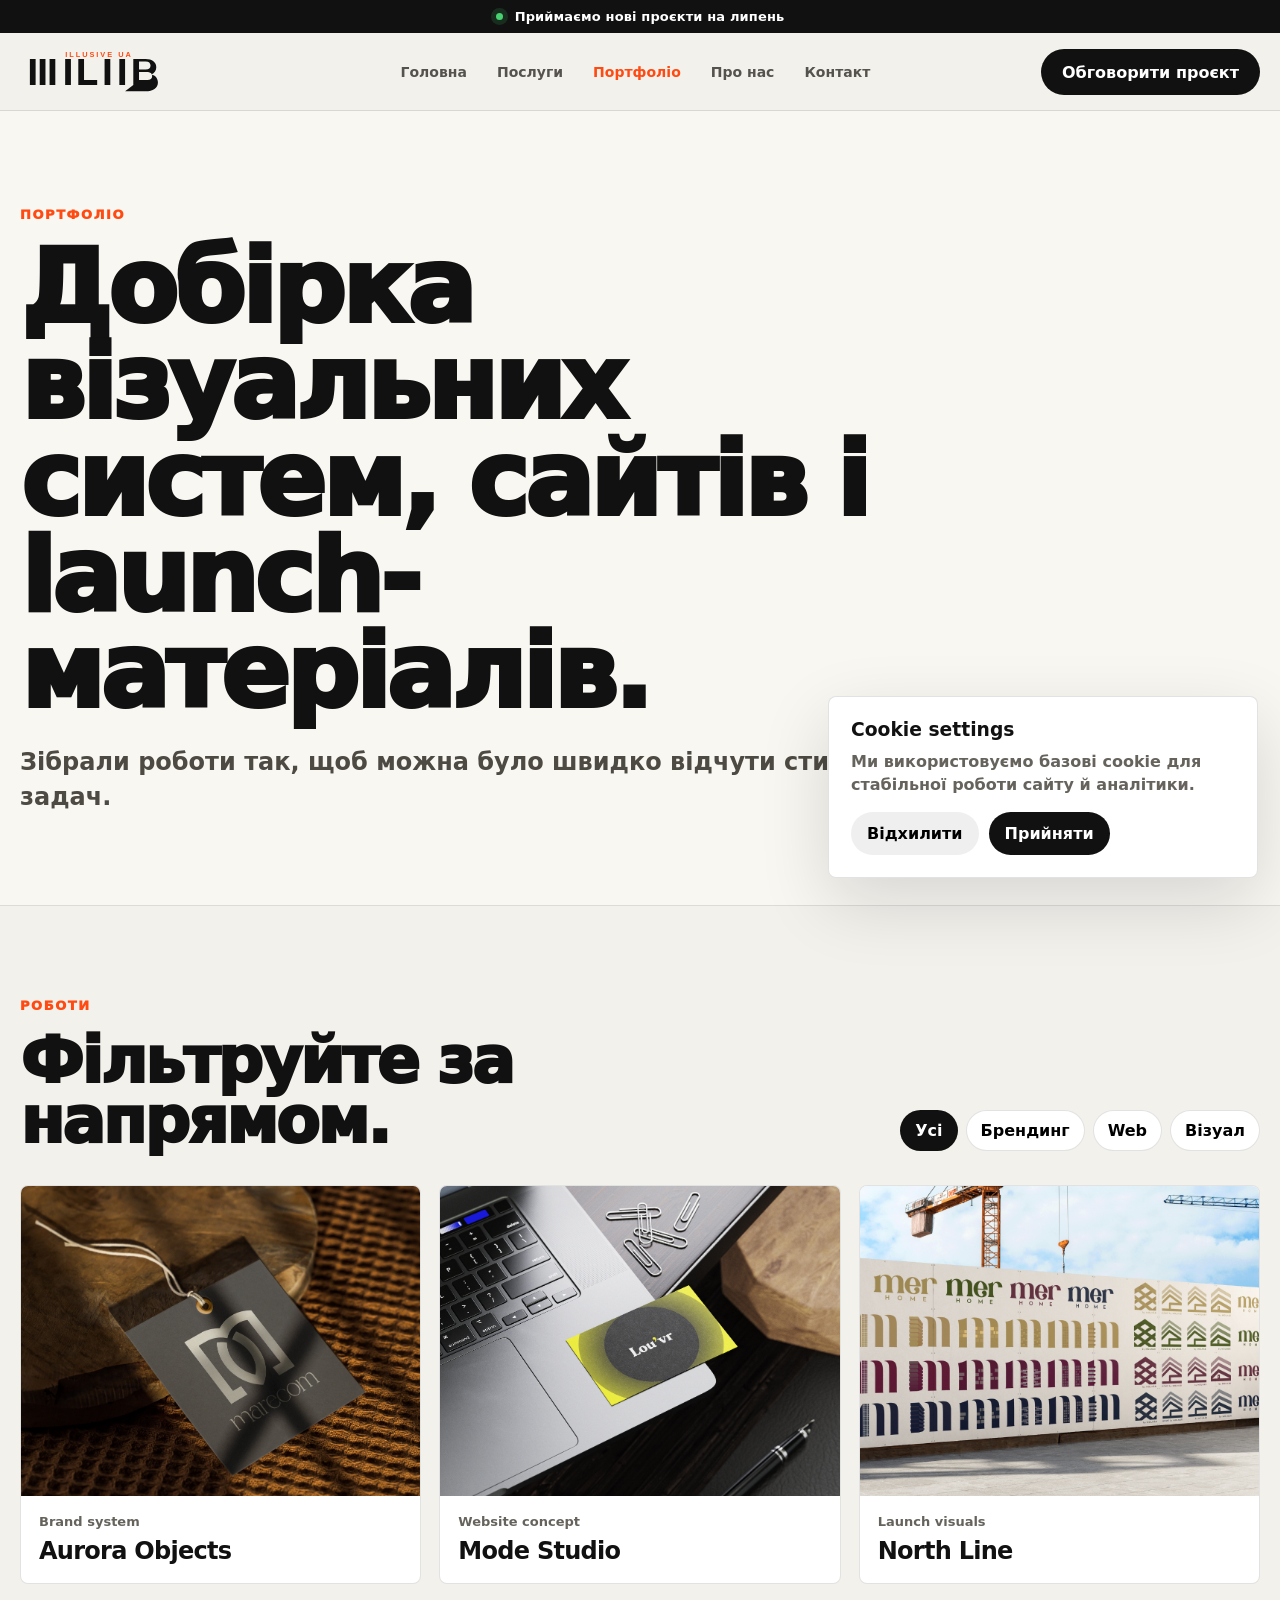
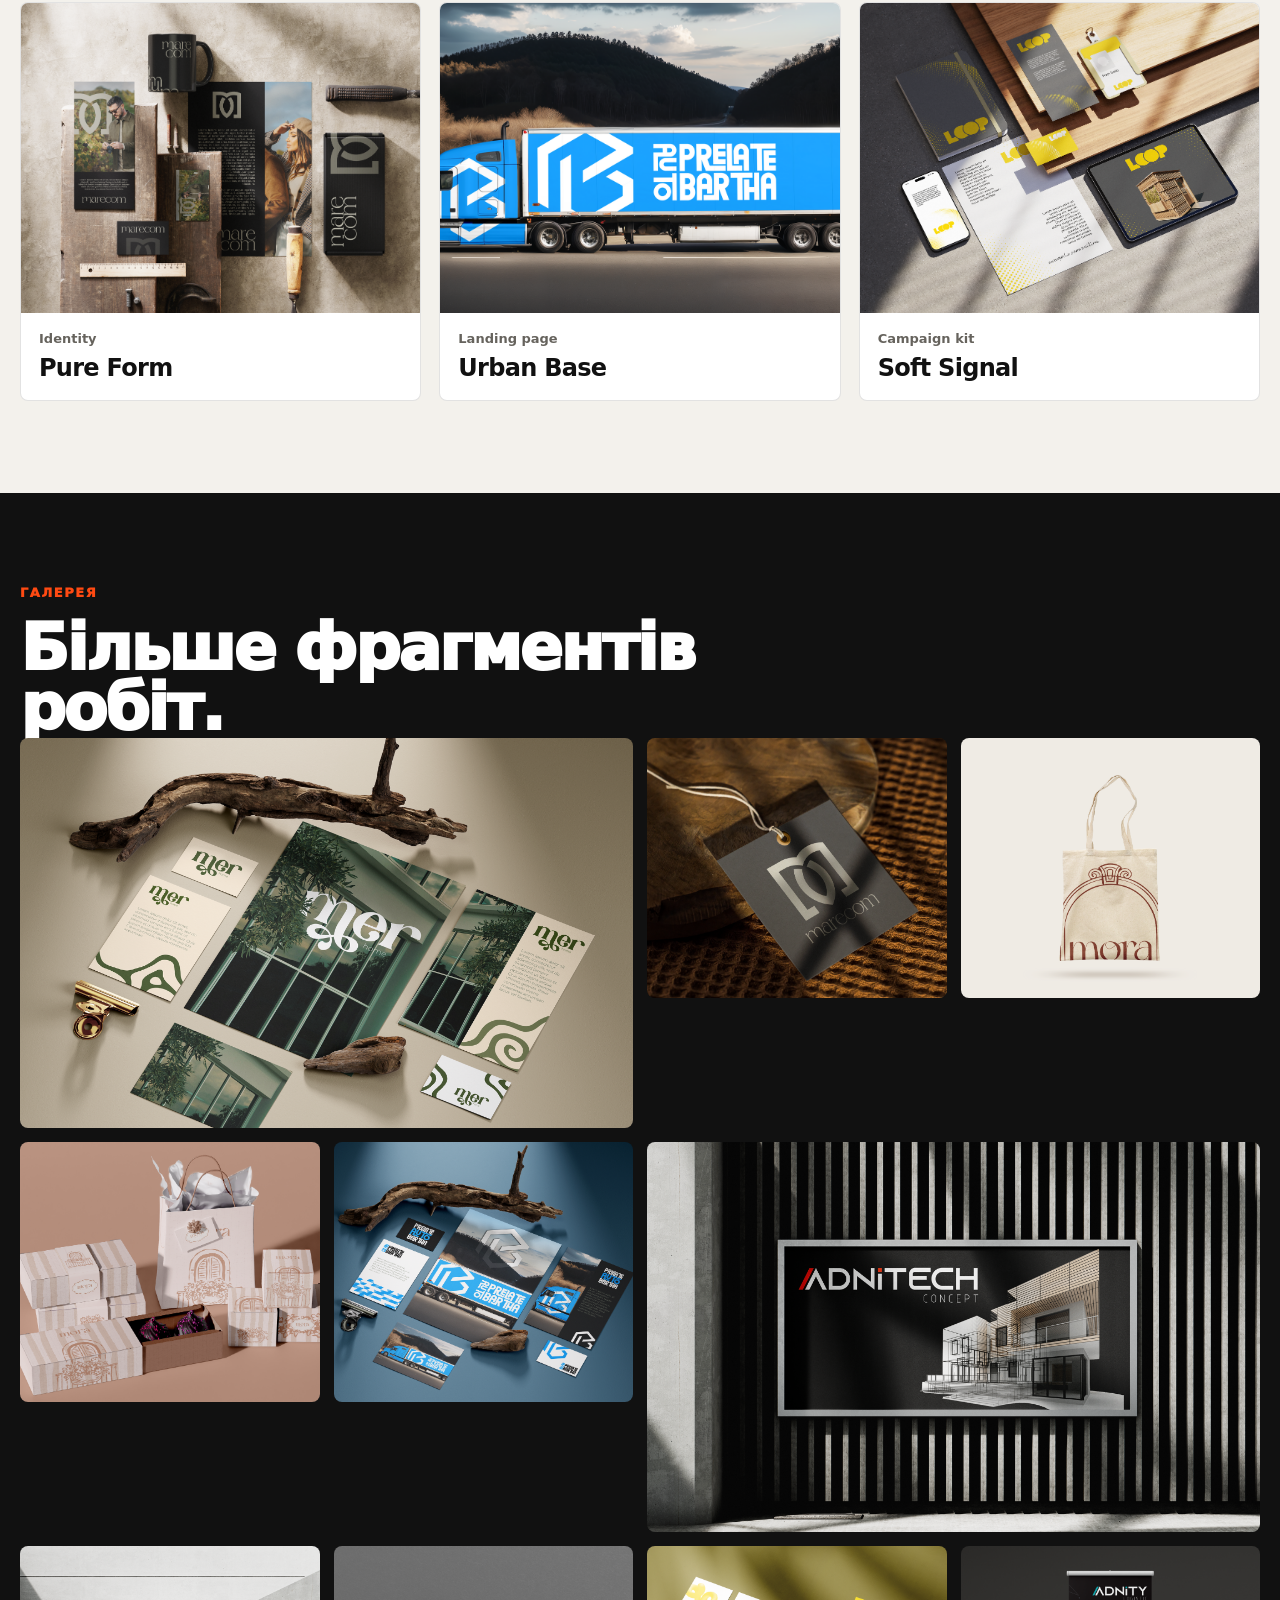
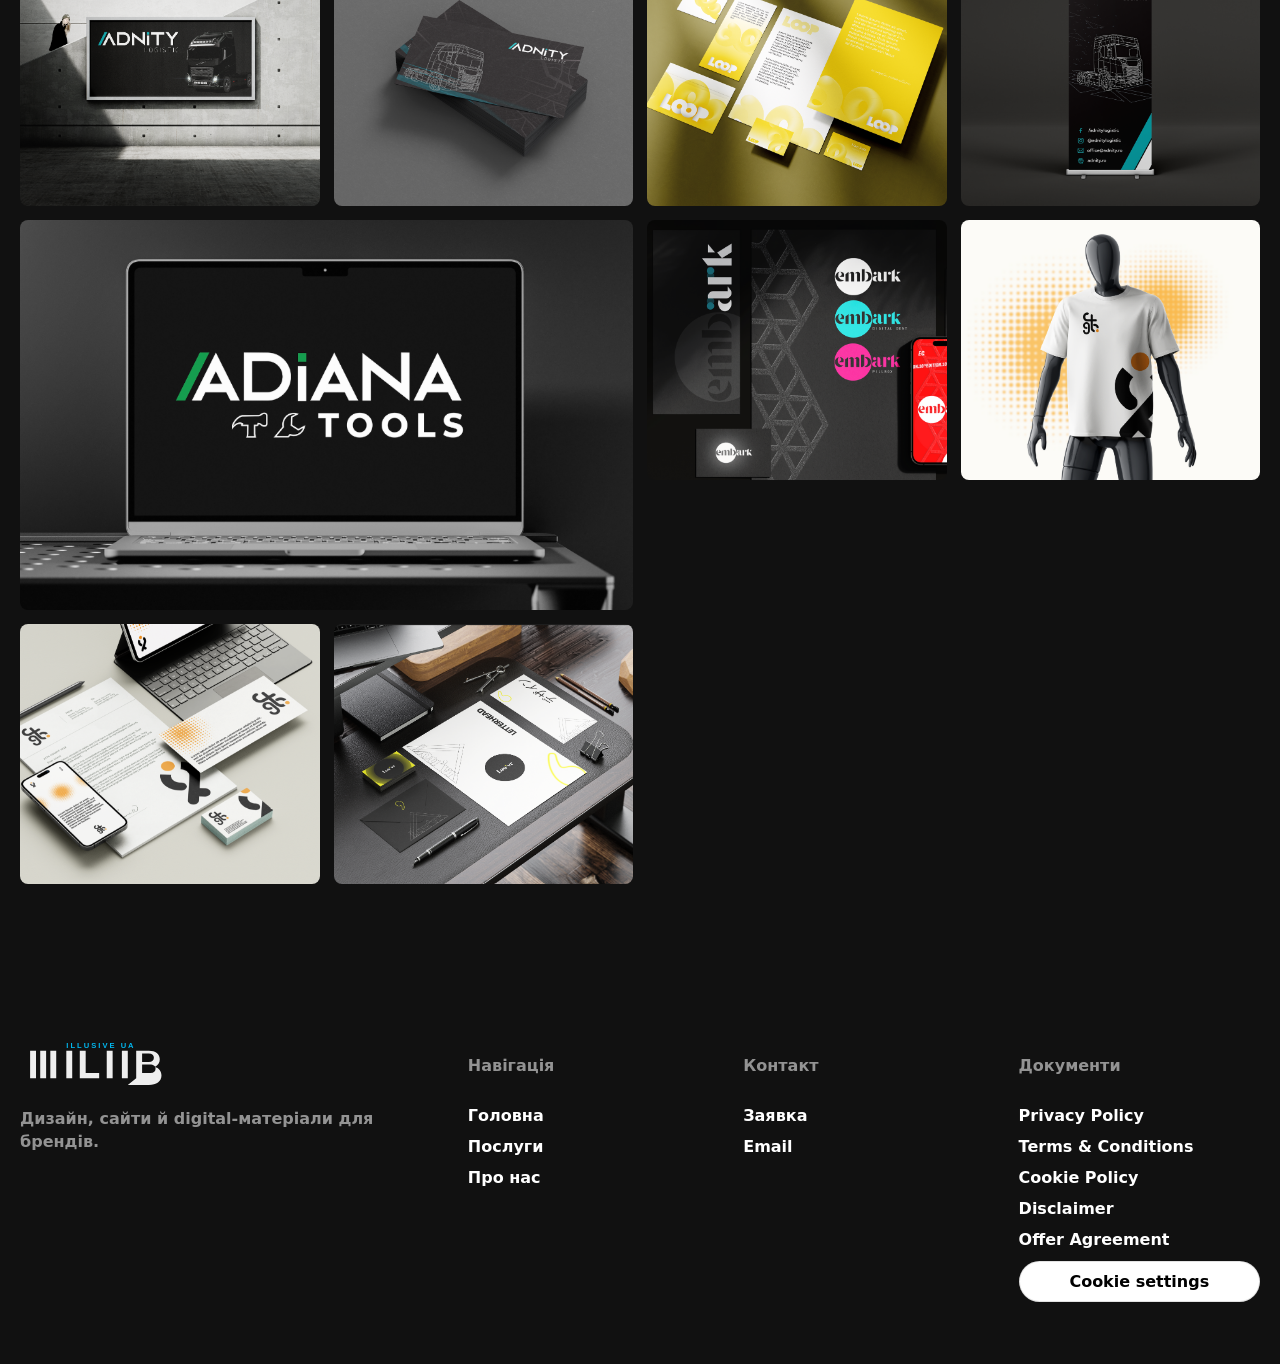
<file: portfolio.html>
﻿<!DOCTYPE html>
<html lang="uk">
<head>
  <meta charset="UTF-8" />
  <meta name="viewport" content="width=device-width, initial-scale=1.0" />
  <meta name="description" content="Портфоліо Illusive UA: брендинг, web design, digital-візуал і комплексні launch-матеріали." />
  <title>Портфоліо — Illusive UA</title>
  <link rel="icon" href="assets/images/logo.svg" type="image/svg+xml" />
  <link rel="stylesheet" href="assets/css/style.css" />
</head>
<body>
  <div class="top-line"><span></span> Приймаємо нові проєкти на липень</div>
  <header class="site-header"><div class="header-inner"><a class="logo" href="index.html"><img src="assets/images/logo.svg" alt="Illusive UA" /></a><nav class="desktop-nav"><a href="index.html">Головна</a><a href="services.html">Послуги</a><a class="active" href="portfolio.html">Портфоліо</a><a href="about.html">Про нас</a><a href="contact.html">Контакт</a></nav><div class="header-actions"><a class="header-cta" href="contact.html">Обговорити проєкт</a><button class="burger" type="button" aria-label="Відкрити меню"><span></span><span></span></button></div></div></header>
  <div class="mobile-panel" aria-hidden="true"><a href="index.html">Головна</a><a href="services.html">Послуги</a><a href="portfolio.html">Портфоліо</a><a href="about.html">Про нас</a><a href="contact.html">Контакт</a></div>
  <main>
    <section class="page-hero"><div class="wrap"><p class="eyebrow reveal">Портфоліо</p><h1 class="page-title reveal">Добірка візуальних систем, сайтів і launch-матеріалів.</h1><p class="lead reveal">Зібрали роботи так, щоб можна було швидко відчути стиль, деталізацію й діапазон задач.</p></div></section>
    <section class="section"><div class="wrap portfolio-head"><div><p class="eyebrow reveal">Роботи</p><h2 class="section-title reveal">Фільтруйте за напрямом.</h2></div><div class="filters reveal"><button class="filter-btn active" data-filter="all">Усі</button><button class="filter-btn" data-filter="brand">Брендинг</button><button class="filter-btn" data-filter="web">Web</button><button class="filter-btn" data-filter="visual">Візуал</button></div></div>
      <div class="wrap portfolio-grid">
        <article class="portfolio-card reveal" data-category="brand"><img src="assets/images/portfolio/4.png" alt="Проєкт Aurora" /><div><p>Brand system</p><h3>Aurora Objects</h3></div></article>
        <article class="portfolio-card reveal" data-category="web"><img src="assets/images/portfolio/20.png" alt="Проєкт Mode" /><div><p>Website concept</p><h3>Mode Studio</h3></div></article>
        <article class="portfolio-card reveal" data-category="visual"><img src="assets/images/portfolio/1.png" alt="Проєкт" /><div><p>Launch visuals</p><h3>North Line</h3></div></article>
        <article class="portfolio-card reveal" data-category="brand"><img src="assets/images/portfolio/3.png" alt="Проєкт" /><div><p>Identity</p><h3>Pure Form</h3></div></article>
        <article class="portfolio-card reveal" data-category="web"><img src="assets/images/portfolio/7.png" alt="Проєкт" /><div><p>Landing page</p><h3>Urban Base</h3></div></article>
        <article class="portfolio-card reveal" data-category="visual"><img src="assets/images/portfolio/12.png" alt="Проєкт" /><div><p>Campaign kit</p><h3>Soft Signal</h3></div></article>
      </div>
    </section>
    <section class="section featured"><div class="wrap"><p class="eyebrow reveal">Галерея</p><h2 class="section-title reveal">Більше фрагментів робіт.</h2><div class="gallery-grid reveal">
      <img src="assets/images/portfolio/2.png" alt="Портфоліо 2" /><img src="assets/images/portfolio/4.png" alt="Портфоліо 4" /><img src="assets/images/portfolio/5.png" alt="Портфоліо 5" /><img src="assets/images/portfolio/6.png" alt="Портфоліо 6" /><img src="assets/images/portfolio/8.png" alt="Портфоліо 8" /><img src="assets/images/portfolio/9.png" alt="Портфоліо 9" /><img src="assets/images/portfolio/10.png" alt="Портфоліо 10" /><img src="assets/images/portfolio/11.png" alt="Портфоліо 11" /><img src="assets/images/portfolio/14.png" alt="Портфоліо 14" /><img src="assets/images/portfolio/15.png" alt="Портфоліо 15" /><img src="assets/images/portfolio/16.png" alt="Портфоліо 16" /><img src="assets/images/portfolio/17.png" alt="Портфоліо 17" /><img src="assets/images/portfolio/18.png" alt="Портфоліо 18" /><img src="assets/images/portfolio/19.png" alt="Портфоліо 19" /><img src="assets/images/portfolio/21.png" alt="Портфоліо 21" />
    </div></div></section>
  </main>
  <footer class="site-footer"><div class="footer-grid"><div class="footer-brand"><img src="assets/images/logo.svg" alt="Illusive UA" /><p>Дизайн, сайти й digital-матеріали для брендів.</p></div><div class="footer-col"><p>Навігація</p><a href="index.html">Головна</a><a href="services.html">Послуги</a><a href="about.html">Про нас</a></div><div class="footer-col"><p>Контакт</p><a href="contact.html">Заявка</a><a href="mailto:hello@illusive.ua">Email</a></div><div class="footer-col"><p>Документи</p><a href="privacy-policy.html">Privacy Policy</a><a href="terms-and-conditions.html">Terms & Conditions</a><a href="cookie-policy.html">Cookie Policy</a><a href="disclaimer.html">Disclaimer</a><a href="offer-agreement.html">Offer Agreement</a><button class="filter-btn" id="openCookies" type="button">Cookie settings</button></div></div></footer>
  <div class="cookie-box" id="cookieBox"><h3>Cookie settings</h3><p>Ми використовуємо базові cookie для стабільної роботи сайту й аналітики.</p><div><button id="rejectCookies" type="button">Відхилити</button><button id="acceptCookies" type="button">Прийняти</button></div></div>
  <script src="assets/js/main.js"></script>
</body>
</html>
</file>
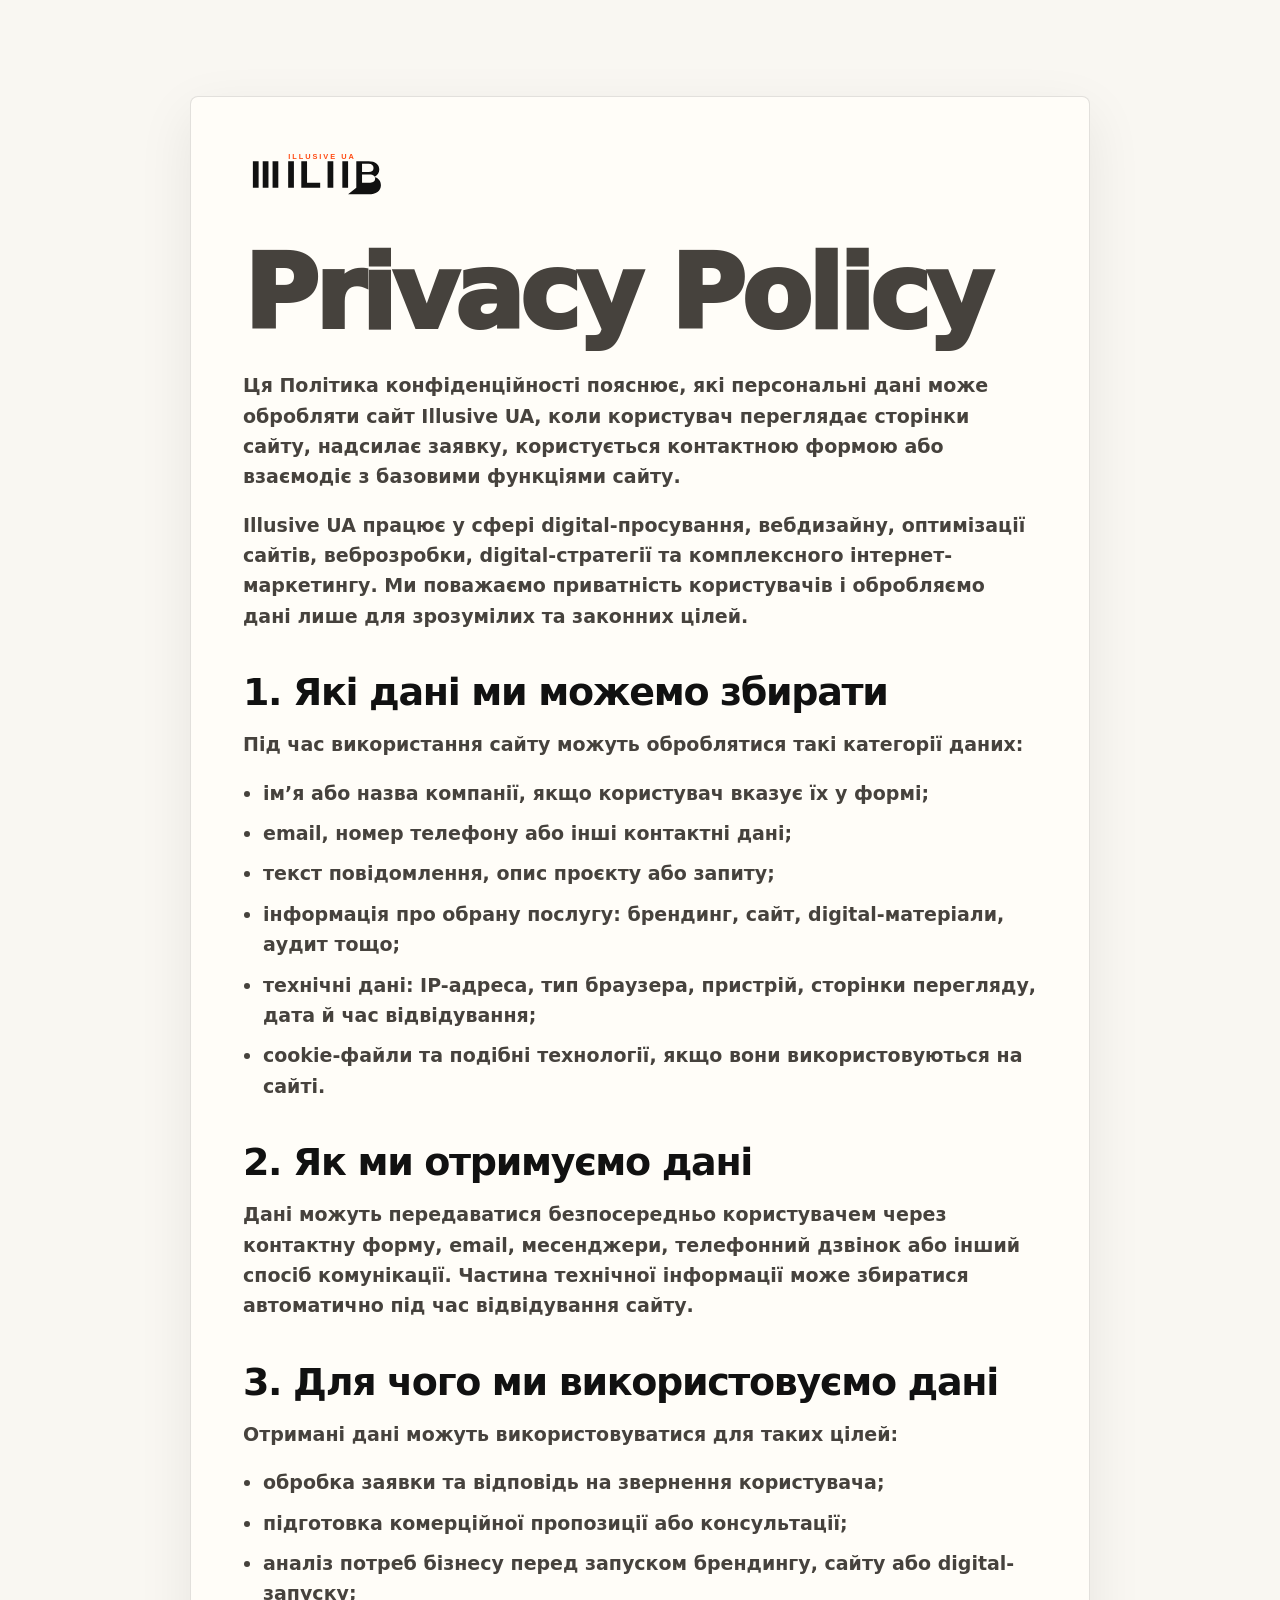
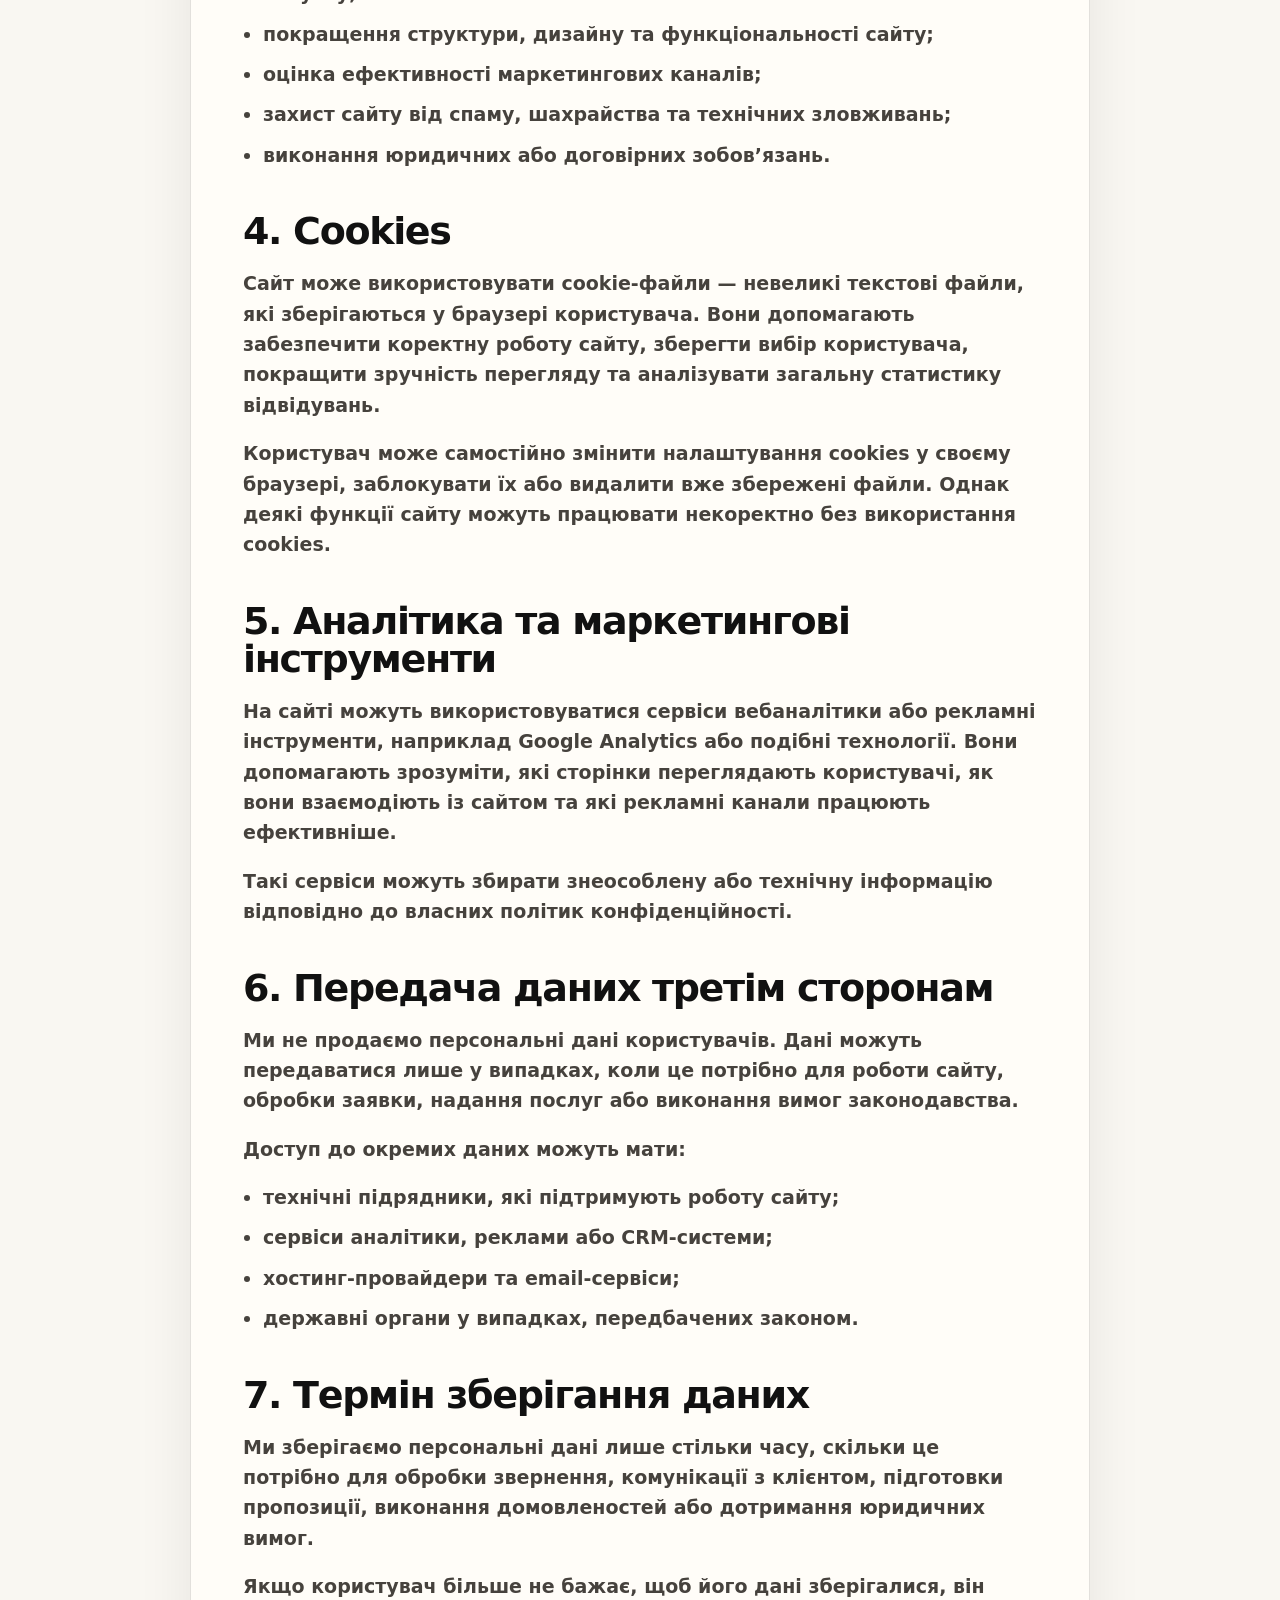
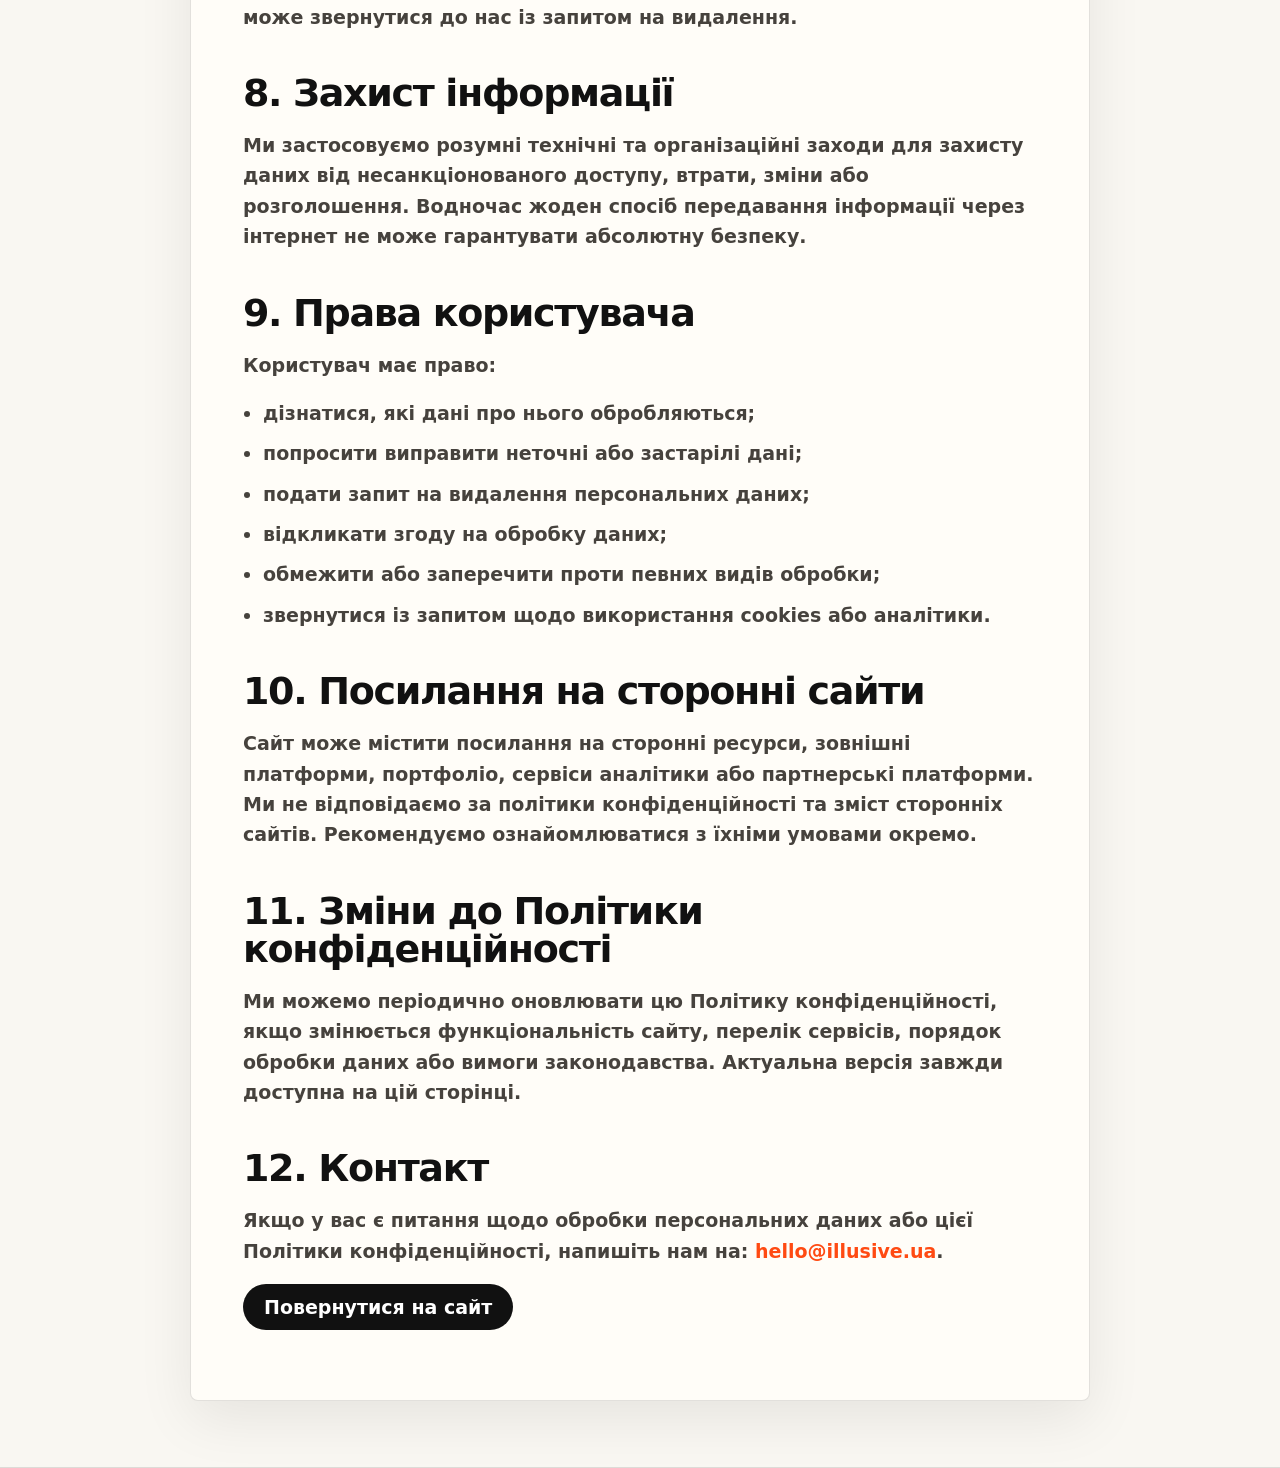
<file: privacy-policy.html>
﻿<!doctype html>
<html lang="uk">
  <head>
    <meta charset="UTF-8" />
    <meta name="viewport" content="width=device-width, initial-scale=1.0" />
    <title>Privacy Policy — Illusive UA</title>
    <link rel="icon" href="assets/images/logo.svg" type="image/svg+xml" />
    <link rel="stylesheet" href="assets/css/style.css" />
  </head>
  <body>
    <main class="page-hero" style="min-height: 100vh">
      <article class="wrap content-block legal-doc">
        <a class="logo" href="index.html">
          <img src="assets/images/logo.svg" alt="Illusive UA" />
        </a>

        <h1 class="page-title">Privacy Policy</h1>

        <p>
          Ця Політика конфіденційності пояснює, які персональні дані може
          обробляти сайт <strong>Illusive UA</strong>, коли користувач
          переглядає сторінки сайту, надсилає заявку, користується контактною
          формою або взаємодіє з базовими функціями сайту.
        </p>

        <p>
          Illusive UA працює у сфері digital-просування, вебдизайну,
          оптимізації сайтів, веброзробки, digital-стратегії та комплексного
          інтернет-маркетингу. Ми поважаємо приватність користувачів і
          обробляємо дані лише для зрозумілих та законних цілей.
        </p>

        <h2>1. Які дані ми можемо збирати</h2>

        <p>
          Під час використання сайту можуть оброблятися такі категорії даних:
        </p>

        <ul>
          <li>ім’я або назва компанії, якщо користувач вказує їх у формі;</li>
          <li>email, номер телефону або інші контактні дані;</li>
          <li>текст повідомлення, опис проєкту або запиту;</li>
          <li>
            інформація про обрану послугу: брендинг, сайт, digital-матеріали, аудит тощо;
          </li>
          <li>
            технічні дані: IP-адреса, тип браузера, пристрій, сторінки
            перегляду, дата й час відвідування;
          </li>
          <li>
            cookie-файли та подібні технології, якщо вони використовуються на
            сайті.
          </li>
        </ul>

        <h2>2. Як ми отримуємо дані</h2>

        <p>
          Дані можуть передаватися безпосередньо користувачем через контактну
          форму, email, месенджери, телефонний дзвінок або інший спосіб
          комунікації. Частина технічної інформації може збиратися автоматично
          під час відвідування сайту.
        </p>

        <h2>3. Для чого ми використовуємо дані</h2>

        <p>Отримані дані можуть використовуватися для таких цілей:</p>

        <ul>
          <li>обробка заявки та відповідь на звернення користувача;</li>
          <li>підготовка комерційної пропозиції або консультації;</li>
          <li>
            аналіз потреб бізнесу перед запуском брендингу, сайту або digital-запуску;
          </li>
          <li>покращення структури, дизайну та функціональності сайту;</li>
          <li>оцінка ефективності маркетингових каналів;</li>
          <li>захист сайту від спаму, шахрайства та технічних зловживань;</li>
          <li>виконання юридичних або договірних зобов’язань.</li>
        </ul>

        <h2>4. Cookies</h2>

        <p>
          Сайт може використовувати cookie-файли — невеликі текстові файли, які
          зберігаються у браузері користувача. Вони допомагають забезпечити
          коректну роботу сайту, зберегти вибір користувача, покращити зручність
          перегляду та аналізувати загальну статистику відвідувань.
        </p>

        <p>
          Користувач може самостійно змінити налаштування cookies у своєму
          браузері, заблокувати їх або видалити вже збережені файли. Однак деякі
          функції сайту можуть працювати некоректно без використання cookies.
        </p>

        <h2>5. Аналітика та маркетингові інструменти</h2>

        <p>
          На сайті можуть використовуватися сервіси вебаналітики або рекламні
          інструменти, наприклад Google Analytics або
          подібні технології. Вони допомагають зрозуміти, які сторінки
          переглядають користувачі, як вони взаємодіють із сайтом та які
          рекламні канали працюють ефективніше.
        </p>

        <p>
          Такі сервіси можуть збирати знеособлену або технічну інформацію
          відповідно до власних політик конфіденційності.
        </p>

        <h2>6. Передача даних третім сторонам</h2>

        <p>
          Ми не продаємо персональні дані користувачів. Дані можуть передаватися
          лише у випадках, коли це потрібно для роботи сайту, обробки заявки,
          надання послуг або виконання вимог законодавства.
        </p>

        <p>Доступ до окремих даних можуть мати:</p>

        <ul>
          <li>технічні підрядники, які підтримують роботу сайту;</li>
          <li>сервіси аналітики, реклами або CRM-системи;</li>
          <li>хостинг-провайдери та email-сервіси;</li>
          <li>державні органи у випадках, передбачених законом.</li>
        </ul>

        <h2>7. Термін зберігання даних</h2>

        <p>
          Ми зберігаємо персональні дані лише стільки часу, скільки це потрібно
          для обробки звернення, комунікації з клієнтом, підготовки пропозиції,
          виконання домовленостей або дотримання юридичних вимог.
        </p>

        <p>
          Якщо користувач більше не бажає, щоб його дані зберігалися, він може
          звернутися до нас із запитом на видалення.
        </p>

        <h2>8. Захист інформації</h2>

        <p>
          Ми застосовуємо розумні технічні та організаційні заходи для захисту
          даних від несанкціонованого доступу, втрати, зміни або розголошення.
          Водночас жоден спосіб передавання інформації через інтернет не може
          гарантувати абсолютну безпеку.
        </p>

        <h2>9. Права користувача</h2>

        <p>Користувач має право:</p>

        <ul>
          <li>дізнатися, які дані про нього обробляються;</li>
          <li>попросити виправити неточні або застарілі дані;</li>
          <li>подати запит на видалення персональних даних;</li>
          <li>відкликати згоду на обробку даних;</li>
          <li>обмежити або заперечити проти певних видів обробки;</li>
          <li>
            звернутися із запитом щодо використання cookies або аналітики.
          </li>
        </ul>

        <h2>10. Посилання на сторонні сайти</h2>

        <p>
          Сайт може містити посилання на сторонні ресурси, зовнішні платформи,
          портфоліо, сервіси аналітики або партнерські платформи. Ми не
          відповідаємо за політики конфіденційності та зміст сторонніх сайтів.
          Рекомендуємо ознайомлюватися з їхніми умовами окремо.
        </p>

        <h2>11. Зміни до Політики конфіденційності</h2>

        <p>
          Ми можемо періодично оновлювати цю Політику конфіденційності, якщо
          змінюється функціональність сайту, перелік сервісів, порядок обробки
          даних або вимоги законодавства. Актуальна версія завжди доступна на
          цій сторінці.
        </p>

        <h2>12. Контакт</h2>

        <p>
          Якщо у вас є питання щодо обробки персональних даних або цієї Політики
          конфіденційності, напишіть нам на:
          <a href="mailto:hello@illusive.ua">hello@illusive.ua</a>.
        </p>

        <p>
          <a class="btn btn-dark" href="index.html">Повернутися на сайт</a>
        </p>
      </article>
    </main>
  </body>
</html>
</file>
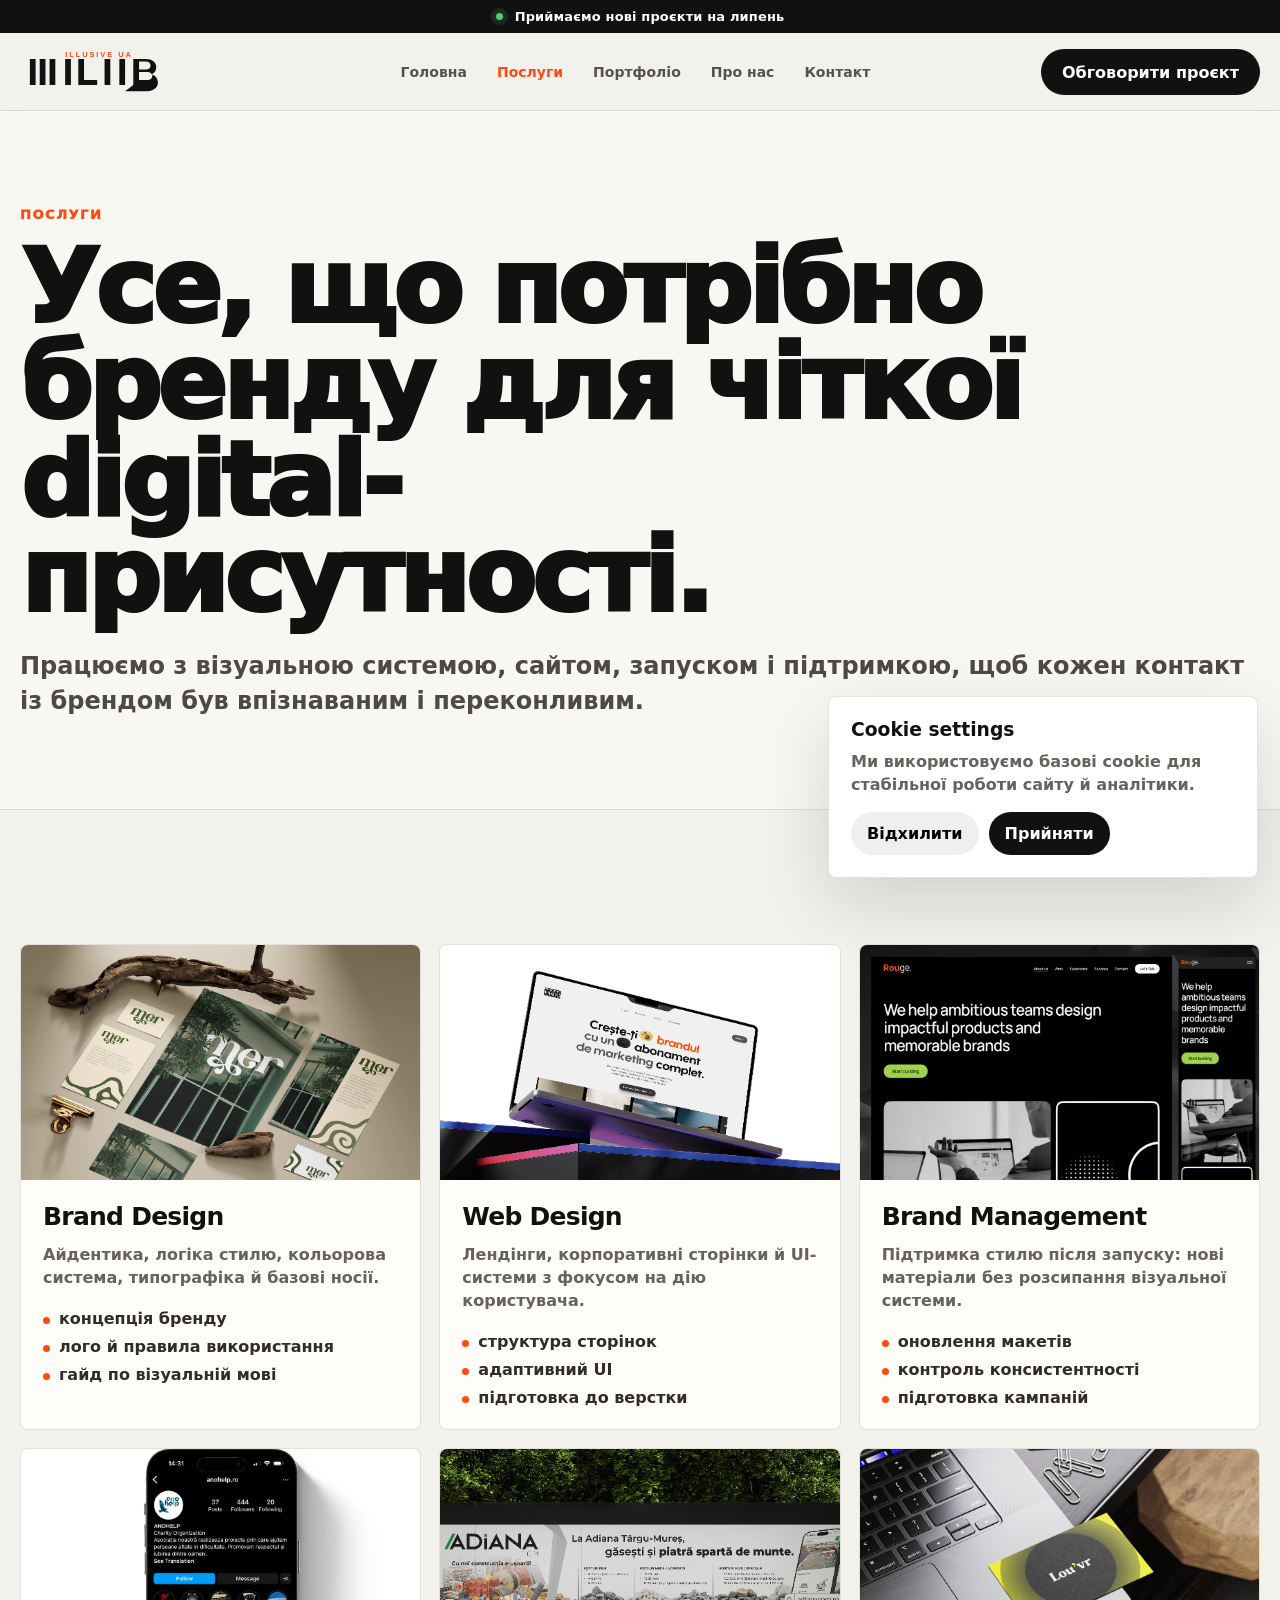
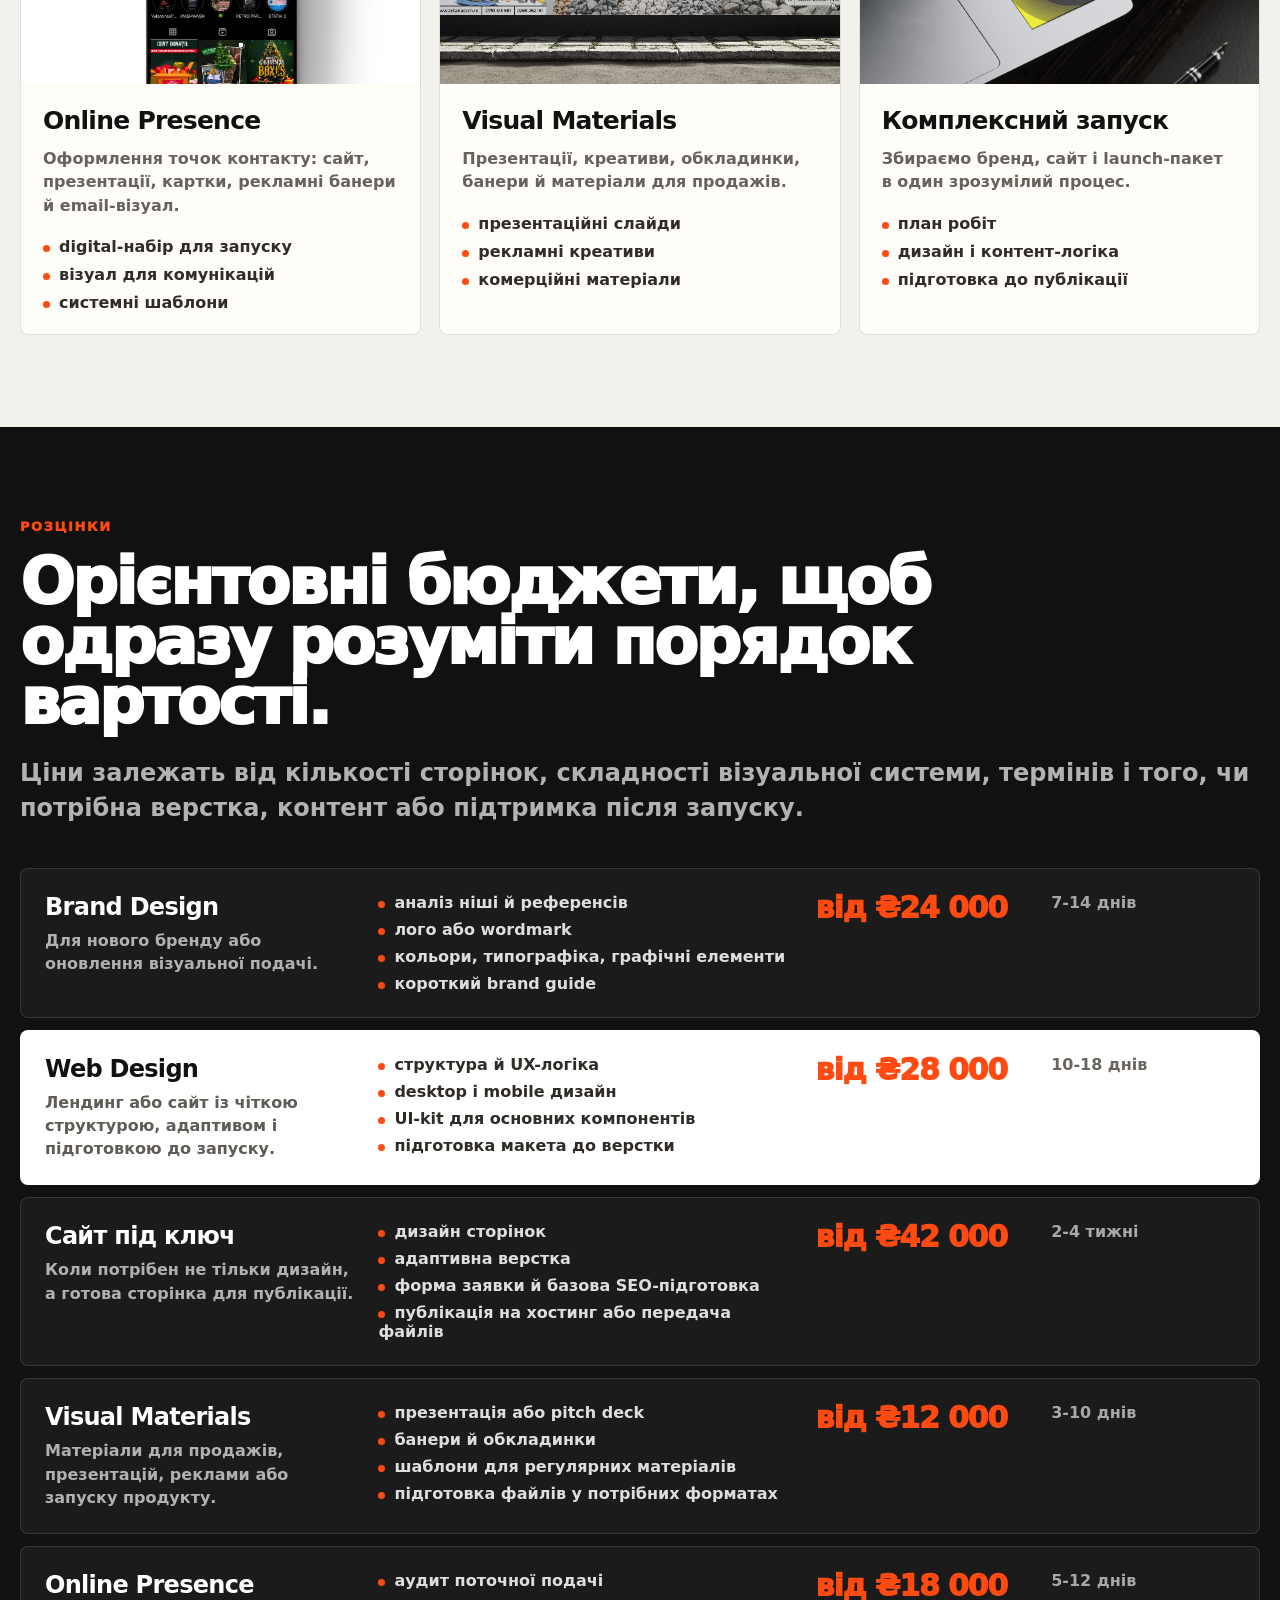
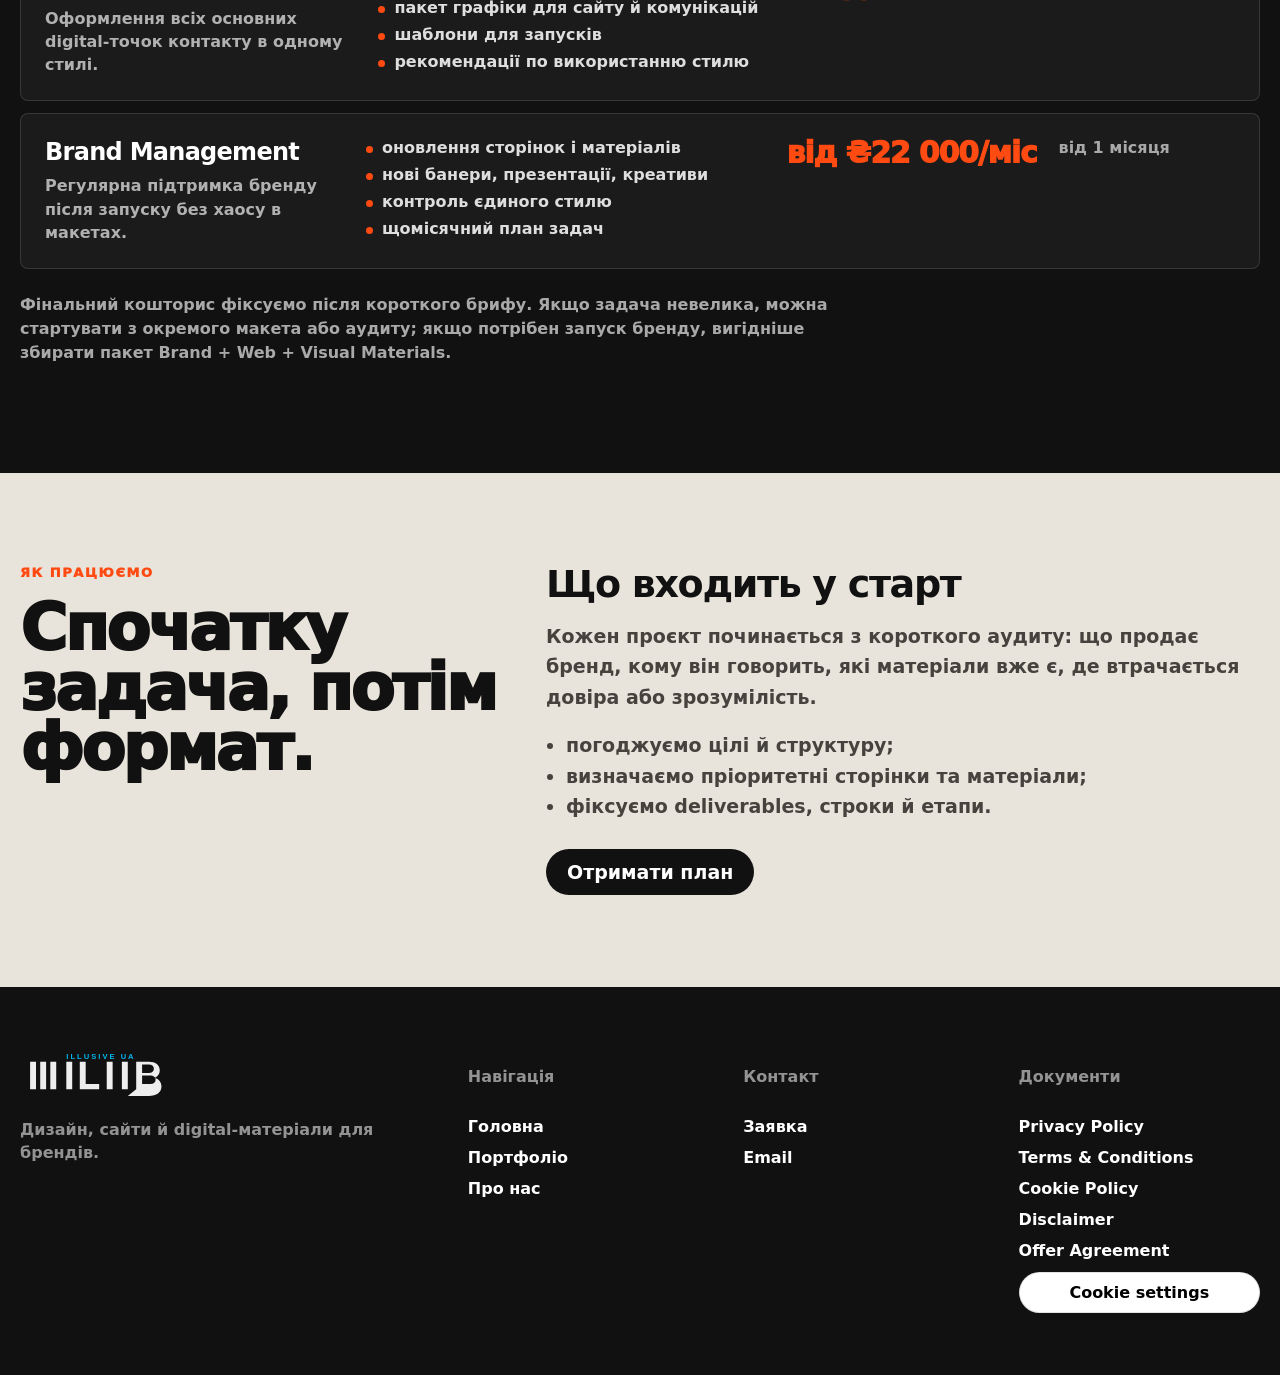
<file: services.html>
﻿<!DOCTYPE html>
<html lang="uk">
<head>
  <meta charset="UTF-8" />
  <meta name="viewport" content="width=device-width, initial-scale=1.0" />
  <meta name="description" content="Послуги Illusive UA: brand design, web design, brand management, online presence та візуальні матеріали." />
  <title>Послуги — Illusive UA</title>
  <link rel="icon" href="assets/images/logo.svg" type="image/svg+xml" />
  <link rel="stylesheet" href="assets/css/style.css" />
</head>
<body>
  <div class="top-line"><span></span> Приймаємо нові проєкти на липень</div>
  <header class="site-header"><div class="header-inner"><a class="logo" href="index.html"><img src="assets/images/logo.svg" alt="Illusive UA" /></a><nav class="desktop-nav"><a href="index.html">Головна</a><a class="active" href="services.html">Послуги</a><a href="portfolio.html">Портфоліо</a><a href="about.html">Про нас</a><a href="contact.html">Контакт</a></nav><div class="header-actions"><a class="header-cta" href="contact.html">Обговорити проєкт</a><button class="burger" type="button" aria-label="Відкрити меню"><span></span><span></span></button></div></div></header>
  <div class="mobile-panel" aria-hidden="true"><a href="index.html">Головна</a><a href="services.html">Послуги</a><a href="portfolio.html">Портфоліо</a><a href="about.html">Про нас</a><a href="contact.html">Контакт</a></div>
  <main>
    <section class="page-hero"><div class="wrap"><p class="eyebrow reveal">Послуги</p><h1 class="page-title reveal">Усе, що потрібно бренду для чіткої digital-присутності.</h1><p class="lead reveal">Працюємо з візуальною системою, сайтом, запуском і підтримкою, щоб кожен контакт із брендом був впізнаваним і переконливим.</p></div></section>
    <section class="section"><div class="wrap services-grid">
      <article class="service-card reveal"><img src="assets/images/service/Brand Design.png" alt="Brand Design" /><div><h3>Brand Design</h3><p>Айдентика, логіка стилю, кольорова система, типографіка й базові носії.</p><ul><li>концепція бренду</li><li>лого й правила використання</li><li>гайд по візуальній мові</li></ul></div></article>
      <article class="service-card reveal"><img src="assets/images/service/Web Design.png" alt="Web Design" /><div><h3>Web Design</h3><p>Лендінги, корпоративні сторінки й UI-системи з фокусом на дію користувача.</p><ul><li>структура сторінок</li><li>адаптивний UI</li><li>підготовка до верстки</li></ul></div></article>
      <article class="service-card reveal"><img src="assets/images/service/Brand Management.png" alt="Brand Management" /><div><h3>Brand Management</h3><p>Підтримка стилю після запуску: нові матеріали без розсипання візуальної системи.</p><ul><li>оновлення макетів</li><li>контроль консистентності</li><li>підготовка кампаній</li></ul></div></article>
      <article class="service-card reveal"><img src="assets/images/service/Prezența Online.png" alt="Online Presence" /><div><h3>Online Presence</h3><p>Оформлення точок контакту: сайт, презентації, картки, рекламні банери й email-візуал.</p><ul><li>digital-набір для запуску</li><li>візуал для комунікацій</li><li>системні шаблони</li></ul></div></article>
      <article class="service-card reveal"><img src="assets/images/service/Materiale Vizuale.png" alt="Visual Materials" /><div><h3>Visual Materials</h3><p>Презентації, креативи, обкладинки, банери й матеріали для продажів.</p><ul><li>презентаційні слайди</li><li>рекламні креативи</li><li>комерційні матеріали</li></ul></div></article>
      <article class="service-card reveal"><img src="assets/images/portfolio/20.png" alt="Комплексний проєкт" /><div><h3>Комплексний запуск</h3><p>Збираємо бренд, сайт і launch-пакет в один зрозумілий процес.</p><ul><li>план робіт</li><li>дизайн і контент-логіка</li><li>підготовка до публікації</li></ul></div></article>
    </div></section>
    <section class="section service-pricing">
      <div class="wrap">
        <p class="eyebrow reveal">Розцінки</p>
        <h2 class="section-title reveal">Орієнтовні бюджети, щоб одразу розуміти порядок вартості.</h2>
        <p class="lead reveal">Ціни залежать від кількості сторінок, складності візуальної системи, термінів і того, чи потрібна верстка, контент або підтримка після запуску.</p>
        <div class="pricing-table">
          <article class="pricing-row reveal">
            <div><h3>Brand Design</h3><p>Для нового бренду або оновлення візуальної подачі.</p></div>
            <ul><li>аналіз ніші й референсів</li><li>лого або wordmark</li><li>кольори, типографіка, графічні елементи</li><li>короткий brand guide</li></ul>
            <div class="pricing-amount">від ₴24 000</div>
            <div class="pricing-term">7-14 днів</div>
          </article>
          <article class="pricing-row featured reveal">
            <div><h3>Web Design</h3><p>Лендинг або сайт із чіткою структурою, адаптивом і підготовкою до запуску.</p></div>
            <ul><li>структура й UX-логіка</li><li>desktop і mobile дизайн</li><li>UI-kit для основних компонентів</li><li>підготовка макета до верстки</li></ul>
            <div class="pricing-amount">від ₴28 000</div>
            <div class="pricing-term">10-18 днів</div>
          </article>
          <article class="pricing-row reveal">
            <div><h3>Сайт під ключ</h3><p>Коли потрібен не тільки дизайн, а готова сторінка для публікації.</p></div>
            <ul><li>дизайн сторінок</li><li>адаптивна верстка</li><li>форма заявки й базова SEO-підготовка</li><li>публікація на хостинг або передача файлів</li></ul>
            <div class="pricing-amount">від ₴42 000</div>
            <div class="pricing-term">2-4 тижні</div>
          </article>
          <article class="pricing-row reveal">
            <div><h3>Visual Materials</h3><p>Матеріали для продажів, презентацій, реклами або запуску продукту.</p></div>
            <ul><li>презентація або pitch deck</li><li>банери й обкладинки</li><li>шаблони для регулярних матеріалів</li><li>підготовка файлів у потрібних форматах</li></ul>
            <div class="pricing-amount">від ₴12 000</div>
            <div class="pricing-term">3-10 днів</div>
          </article>
          <article class="pricing-row reveal">
            <div><h3>Online Presence</h3><p>Оформлення всіх основних digital-точок контакту в одному стилі.</p></div>
            <ul><li>аудит поточної подачі</li><li>пакет графіки для сайту й комунікацій</li><li>шаблони для запусків</li><li>рекомендації по використанню стилю</li></ul>
            <div class="pricing-amount">від ₴18 000</div>
            <div class="pricing-term">5-12 днів</div>
          </article>
          <article class="pricing-row reveal">
            <div><h3>Brand Management</h3><p>Регулярна підтримка бренду після запуску без хаосу в макетах.</p></div>
            <ul><li>оновлення сторінок і матеріалів</li><li>нові банери, презентації, креативи</li><li>контроль єдиного стилю</li><li>щомісячний план задач</li></ul>
            <div class="pricing-amount">від ₴22 000/міс</div>
            <div class="pricing-term">від 1 місяця</div>
          </article>
        </div>
        <p class="pricing-note reveal">Фінальний кошторис фіксуємо після короткого брифу. Якщо задача невелика, можна стартувати з окремого макета або аудиту; якщо потрібен запуск бренду, вигідніше збирати пакет Brand + Web + Visual Materials.</p>
      </div>
    </section>
    <section class="section pricing-band"><div class="wrap split"><div><p class="eyebrow reveal">Як працюємо</p><h2 class="section-title reveal">Спочатку задача, потім формат.</h2></div><div class="content-block reveal"><h2>Що входить у старт</h2><p>Кожен проєкт починається з короткого аудиту: що продає бренд, кому він говорить, які матеріали вже є, де втрачається довіра або зрозумілість.</p><ul><li>погоджуємо цілі й структуру;</li><li>визначаємо пріоритетні сторінки та матеріали;</li><li>фіксуємо deliverables, строки й етапи.</li></ul><a class="btn btn-dark" href="contact.html">Отримати план</a></div></div></section>
  </main>
  <footer class="site-footer"><div class="footer-grid"><div class="footer-brand"><img src="assets/images/logo.svg" alt="Illusive UA" /><p>Дизайн, сайти й digital-матеріали для брендів.</p></div><div class="footer-col"><p>Навігація</p><a href="index.html">Головна</a><a href="portfolio.html">Портфоліо</a><a href="about.html">Про нас</a></div><div class="footer-col"><p>Контакт</p><a href="contact.html">Заявка</a><a href="mailto:hello@illusive.ua">Email</a></div><div class="footer-col"><p>Документи</p><a href="privacy-policy.html">Privacy Policy</a><a href="terms-and-conditions.html">Terms & Conditions</a><a href="cookie-policy.html">Cookie Policy</a><a href="disclaimer.html">Disclaimer</a><a href="offer-agreement.html">Offer Agreement</a><button class="filter-btn" id="openCookies" type="button">Cookie settings</button></div></div></footer>
  <div class="cookie-box" id="cookieBox"><h3>Cookie settings</h3><p>Ми використовуємо базові cookie для стабільної роботи сайту й аналітики.</p><div><button id="rejectCookies" type="button">Відхилити</button><button id="acceptCookies" type="button">Прийняти</button></div></div>
  <script src="assets/js/main.js"></script>
</body>
</html>
</file>
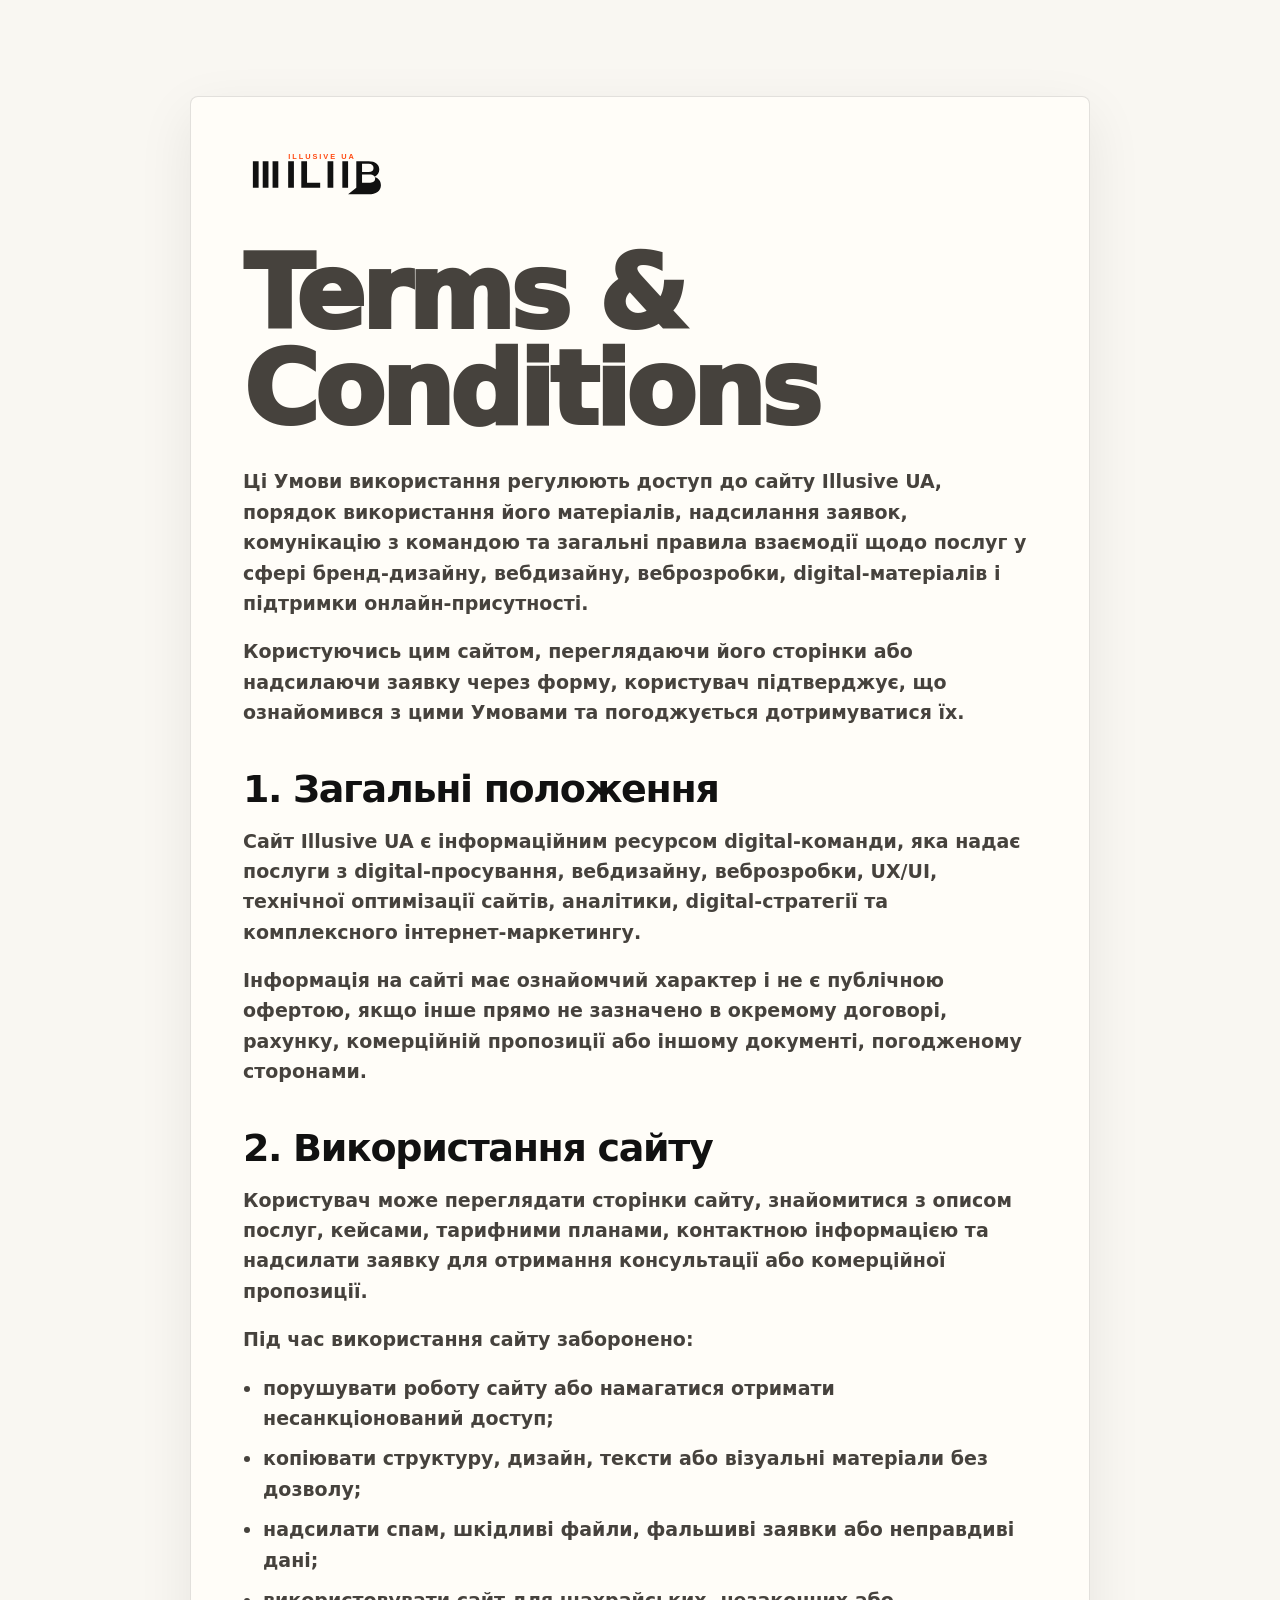
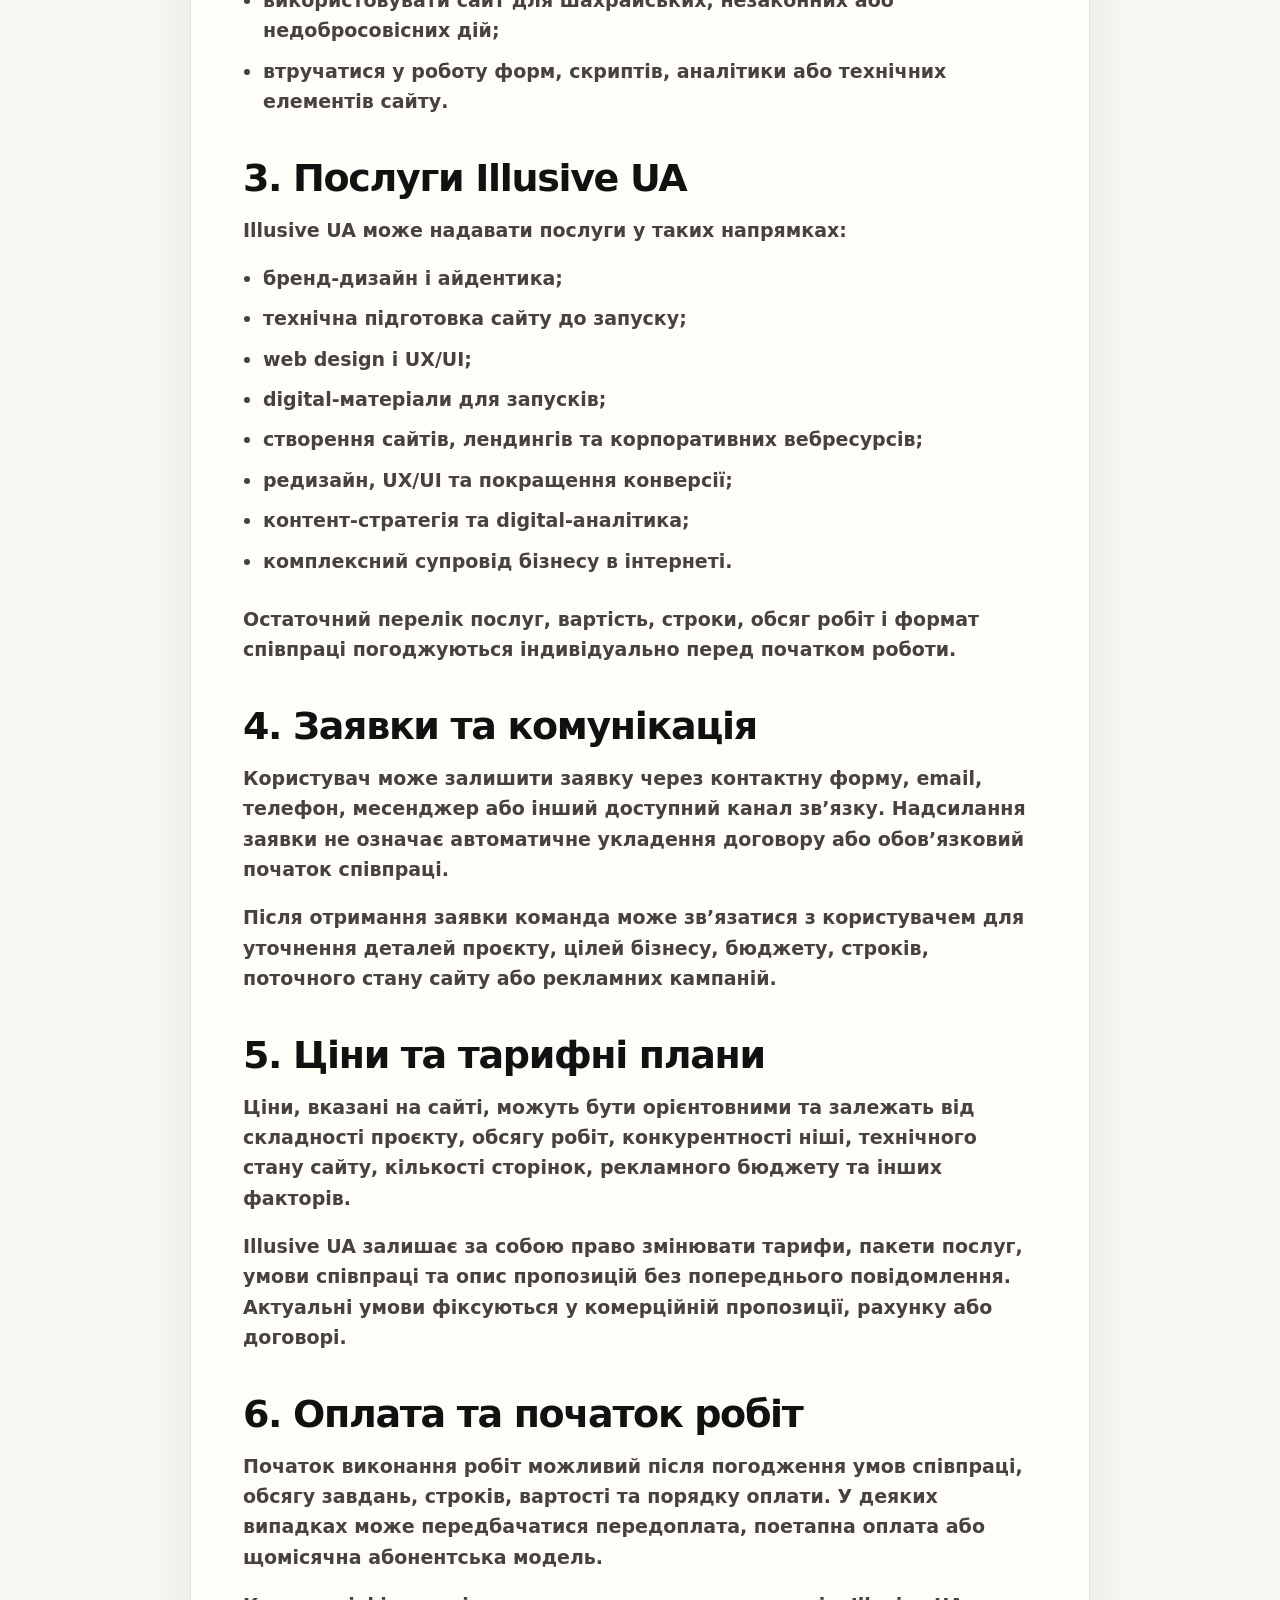
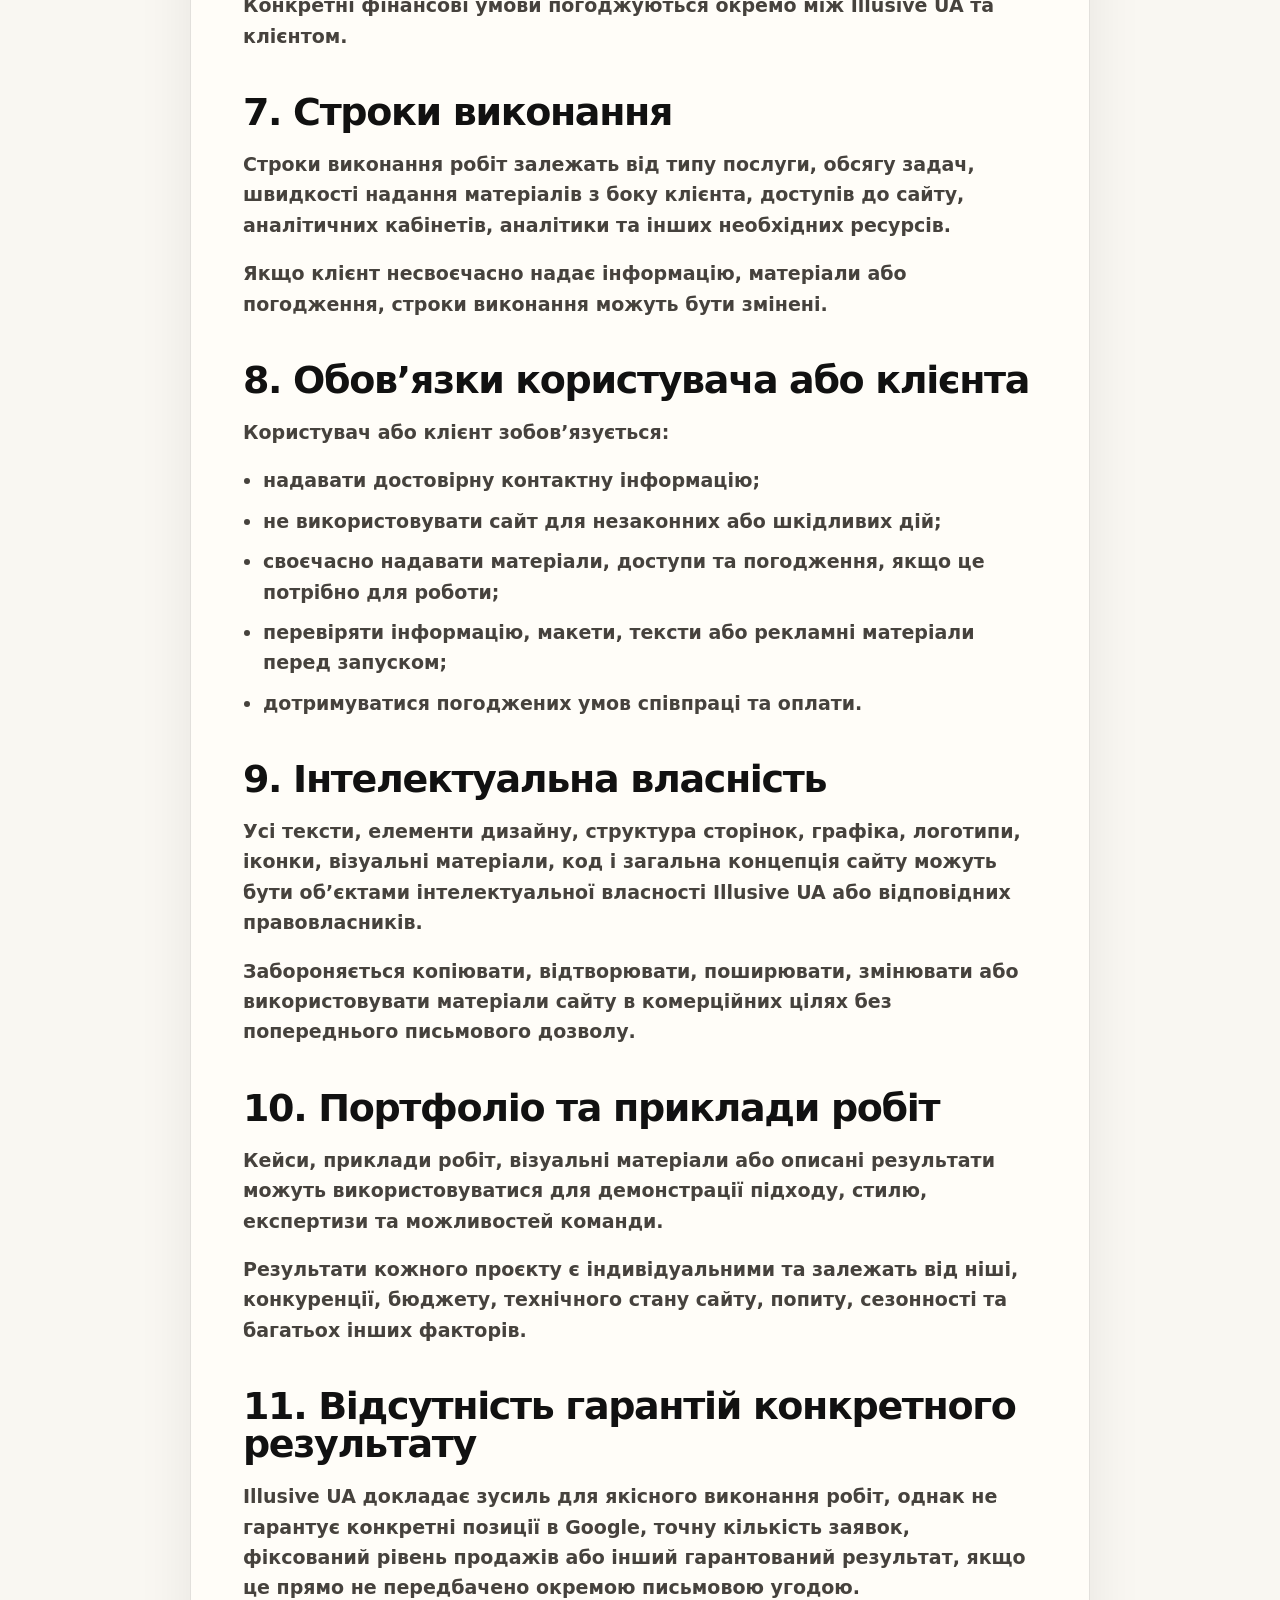
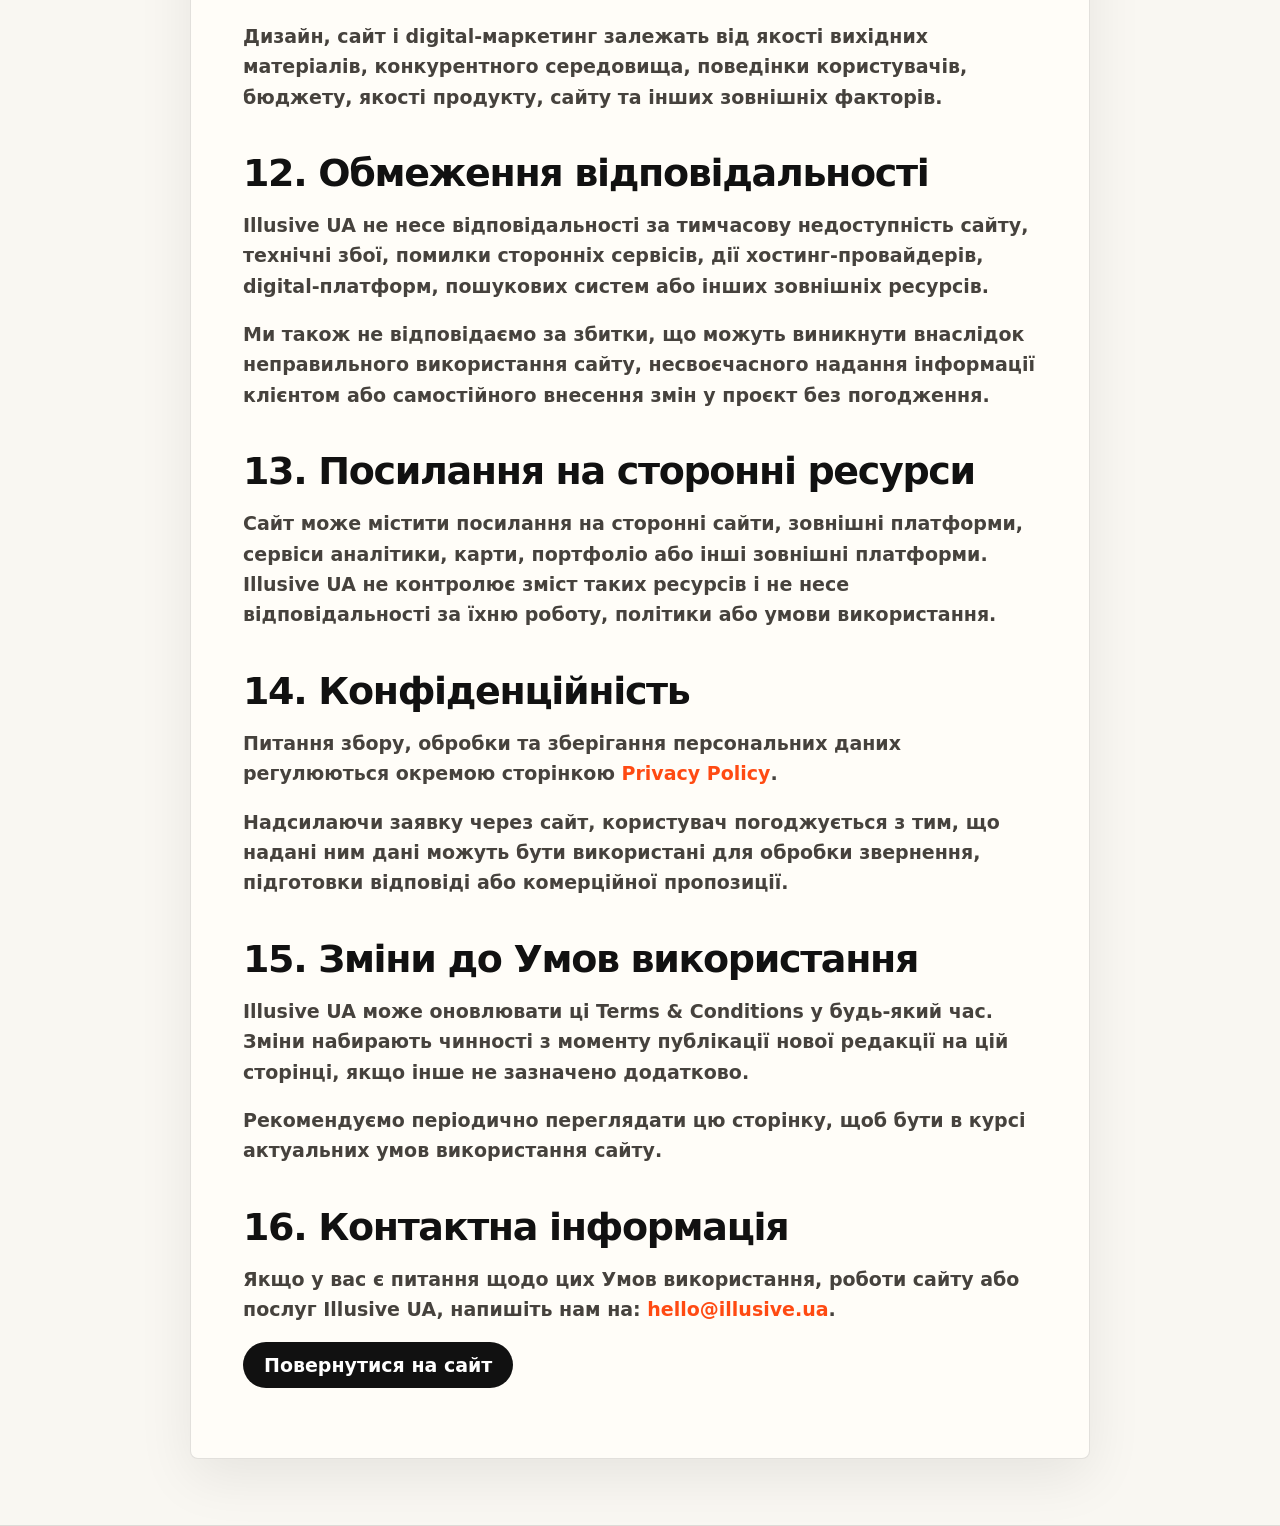
<file: terms-and-conditions.html>
﻿<!doctype html>
<html lang="uk">
  <head>
    <meta charset="UTF-8" />
    <meta name="viewport" content="width=device-width, initial-scale=1.0" />
    <title>Terms & Conditions — Illusive UA</title>
    <link rel="icon" href="assets/images/logo.svg" type="image/svg+xml" />
    <link rel="stylesheet" href="assets/css/style.css" />
  </head>
  <body>
    <main class="page-hero" style="min-height: 100vh">
      <article class="wrap content-block legal-doc">
        <a class="logo" href="index.html">
          <img src="assets/images/logo.svg" alt="Illusive UA" />
        </a>
        <h1 class="page-title">Terms & Conditions</h1>
        <p>
          Ці Умови використання регулюють доступ до сайту
          <strong>Illusive UA</strong>, порядок використання його матеріалів,
          надсилання заявок, комунікацію з командою та загальні правила
          взаємодії щодо послуг у сфері бренд-дизайну, вебдизайну,
          веброзробки, digital-матеріалів і підтримки онлайн-присутності.
        </p>
        <p>
          Користуючись цим сайтом, переглядаючи його сторінки або надсилаючи
          заявку через форму, користувач підтверджує, що ознайомився з цими
          Умовами та погоджується дотримуватися їх.
        </p>
        <h2>1. Загальні положення</h2>
        <p>
          Сайт Illusive UA є інформаційним ресурсом digital-команди, яка надає
          послуги з digital-просування, вебдизайну, веброзробки, UX/UI,
          технічної оптимізації сайтів, аналітики, digital-стратегії та
          комплексного інтернет-маркетингу.
        </p>
        <p>
          Інформація на сайті має ознайомчий характер і не є публічною офертою,
          якщо інше прямо не зазначено в окремому договорі, рахунку, комерційній
          пропозиції або іншому документі, погодженому сторонами.
        </p>
        <h2>2. Використання сайту</h2>
        <p>
          Користувач може переглядати сторінки сайту, знайомитися з описом
          послуг, кейсами, тарифними планами, контактною інформацією та
          надсилати заявку для отримання консультації або комерційної
          пропозиції.
        </p>
        <p>Під час використання сайту заборонено:</p>
        <ul>
          <li>
            порушувати роботу сайту або намагатися отримати несанкціонований
            доступ;
          </li>
          <li>
            копіювати структуру, дизайн, тексти або візуальні матеріали без
            дозволу;
          </li>
          <li>
            надсилати спам, шкідливі файли, фальшиві заявки або неправдиві дані;
          </li>
          <li>
            використовувати сайт для шахрайських, незаконних або недобросовісних
            дій;
          </li>
          <li>
            втручатися у роботу форм, скриптів, аналітики або технічних
            елементів сайту.
          </li>
        </ul>
        <h2>3. Послуги Illusive UA</h2>
        <p>Illusive UA може надавати послуги у таких напрямках:</p>
        <ul>
          <li>бренд-дизайн і айдентика;</li>
          <li>технічна підготовка сайту до запуску;</li>
          <li>web design і UX/UI;</li>
          <li>digital-матеріали для запусків;</li>
          <li>створення сайтів, лендингів та корпоративних вебресурсів;</li>
          <li>редизайн, UX/UI та покращення конверсії;</li>
          <li>контент-стратегія та digital-аналітика;</li>
          <li>комплексний супровід бізнесу в інтернеті.</li>
        </ul>
        <p>
          Остаточний перелік послуг, вартість, строки, обсяг робіт і формат
          співпраці погоджуються індивідуально перед початком роботи.
        </p>
        <h2>4. Заявки та комунікація</h2>
        <p>
          Користувач може залишити заявку через контактну форму, email, телефон,
          месенджер або інший доступний канал зв’язку. Надсилання заявки не
          означає автоматичне укладення договору або обов’язковий початок
          співпраці.
        </p>
        <p>
          Після отримання заявки команда може зв’язатися з користувачем для
          уточнення деталей проєкту, цілей бізнесу, бюджету, строків, поточного
          стану сайту або рекламних кампаній.
        </p>
        <h2>5. Ціни та тарифні плани</h2>
        <p>
          Ціни, вказані на сайті, можуть бути орієнтовними та залежать від
          складності проєкту, обсягу робіт, конкурентності ніші, технічного
          стану сайту, кількості сторінок, рекламного бюджету та інших факторів.
        </p>
        <p>
          Illusive UA залишає за собою право змінювати тарифи, пакети послуг,
          умови співпраці та опис пропозицій без попереднього повідомлення.
          Актуальні умови фіксуються у комерційній пропозиції, рахунку або
          договорі.
        </p>
        <h2>6. Оплата та початок робіт</h2>
        <p>
          Початок виконання робіт можливий після погодження умов співпраці,
          обсягу завдань, строків, вартості та порядку оплати. У деяких випадках
          може передбачатися передоплата, поетапна оплата або щомісячна
          абонентська модель.
        </p>
        <p>
          Конкретні фінансові умови погоджуються окремо між Illusive UA та
          клієнтом.
        </p>
        <h2>7. Строки виконання</h2>
        <p>
          Строки виконання робіт залежать від типу послуги, обсягу задач,
          швидкості надання матеріалів з боку клієнта, доступів до сайту,
          аналітичних кабінетів, аналітики та інших необхідних ресурсів.
        </p>
        <p>
          Якщо клієнт несвоєчасно надає інформацію, матеріали або погодження,
          строки виконання можуть бути змінені.
        </p>
        <h2>8. Обов’язки користувача або клієнта</h2>
        <p>Користувач або клієнт зобов’язується:</p>
        <ul>
          <li>надавати достовірну контактну інформацію;</li>
          <li>не використовувати сайт для незаконних або шкідливих дій;</li>
          <li>
            своєчасно надавати матеріали, доступи та погодження, якщо це
            потрібно для роботи;
          </li>
          <li>
            перевіряти інформацію, макети, тексти або рекламні матеріали перед
            запуском;
          </li>
          <li>дотримуватися погоджених умов співпраці та оплати.</li>
        </ul>
        <h2>9. Інтелектуальна власність</h2>
        <p>
          Усі тексти, елементи дизайну, структура сторінок, графіка, логотипи,
          іконки, візуальні матеріали, код і загальна концепція сайту можуть
          бути об’єктами інтелектуальної власності Illusive UA або відповідних
          правовласників.
        </p>
        <p>
          Забороняється копіювати, відтворювати, поширювати, змінювати або
          використовувати матеріали сайту в комерційних цілях без попереднього
          письмового дозволу.
        </p>
        <h2>10. Портфоліо та приклади робіт</h2>
        <p>
          Кейси, приклади робіт, візуальні матеріали або описані результати
          можуть використовуватися для демонстрації підходу, стилю, експертизи
          та можливостей команди.
        </p>
        <p>
          Результати кожного проєкту є індивідуальними та залежать від ніші,
          конкуренції, бюджету, технічного стану сайту, попиту, сезонності та
          багатьох інших факторів.
        </p>
        <h2>11. Відсутність гарантій конкретного результату</h2>
        <p>
          Illusive UA докладає зусиль для якісного виконання робіт, однак не
          гарантує конкретні позиції в Google, точну кількість заявок,
          фіксований рівень продажів або інший гарантований результат, якщо це
          прямо не передбачено окремою письмовою угодою.
        </p>
        <p>
          Дизайн, сайт і digital-маркетинг залежать від якості вихідних
          матеріалів, конкурентного середовища, поведінки користувачів,
          бюджету, якості продукту, сайту та інших зовнішніх факторів.
        </p>
        <h2>12. Обмеження відповідальності</h2>
        <p>
          Illusive UA не несе відповідальності за тимчасову недоступність сайту,
          технічні збої, помилки сторонніх сервісів, дії хостинг-провайдерів,
          digital-платформ, пошукових систем або інших зовнішніх ресурсів.
        </p>
        <p>
          Ми також не відповідаємо за збитки, що можуть виникнути внаслідок
          неправильного використання сайту, несвоєчасного надання інформації
          клієнтом або самостійного внесення змін у проєкт без погодження.
        </p>
        <h2>13. Посилання на сторонні ресурси</h2>
        <p>
          Сайт може містити посилання на сторонні сайти, зовнішні платформи,
          сервіси аналітики, карти, портфоліо або інші зовнішні платформи.
          Illusive UA не контролює зміст таких ресурсів і не несе
          відповідальності за їхню роботу, політики або умови використання.
        </p>
        <h2>14. Конфіденційність</h2>
        <p>
          Питання збору, обробки та зберігання персональних даних регулюються
          окремою сторінкою <a href="privacy-policy.html">Privacy Policy</a>.
        </p>
        <p>
          Надсилаючи заявку через сайт, користувач погоджується з тим, що надані
          ним дані можуть бути використані для обробки звернення, підготовки
          відповіді або комерційної пропозиції.
        </p>
        <h2>15. Зміни до Умов використання</h2>
        <p>
          Illusive UA може оновлювати ці Terms & Conditions у будь-який час.
          Зміни набирають чинності з моменту публікації нової редакції на цій
          сторінці, якщо інше не зазначено додатково.
        </p>
        <p>
          Рекомендуємо періодично переглядати цю сторінку, щоб бути в курсі
          актуальних умов використання сайту.
        </p>
        <h2>16. Контактна інформація</h2>
        <p>
          Якщо у вас є питання щодо цих Умов використання, роботи сайту або
          послуг Illusive UA, напишіть нам на:
          <a href="mailto:hello@illusive.ua">hello@illusive.ua</a>.
        </p>
        <p><a class="btn btn-dark" href="index.html">Повернутися на сайт</a></p>
      </article>
    </main>
  </body>
</html>
</file>
<file: assets/css/style.css>
:root{
  --bg:#f3f1ec;
  --paper:#fffdf8;
  --ink:#111;
  --muted:#66635d;
  --line:rgba(17,17,17,.12);
  --accent:#ff4a12;
  --green:#0d7f58;
  --blue:#2156d9;
  --dark:#151515;
  --radius:8px;
  --shadow:0 24px 70px rgba(17,17,17,.14);
}
*{box-sizing:border-box}
html{scroll-behavior:smooth}
body{margin:0;background:var(--bg);color:var(--ink);font-family:Inter,Manrope,ui-sans-serif,system-ui,-apple-system,BlinkMacSystemFont,"Segoe UI",Arial,sans-serif;overflow-x:hidden}
a{color:inherit;text-decoration:none}
button,input,textarea{font:inherit}
button{cursor:pointer}
img{display:block;max-width:100%}
::selection{background:var(--accent);color:#fff}

.top-line{position:fixed;top:0;left:0;right:0;z-index:80;background:#111;color:#fff;display:flex;justify-content:center;gap:12px;align-items:center;padding:9px 18px;font-size:13px;font-weight:800;letter-spacing:.01em}
.top-line span{width:7px;height:7px;border-radius:50%;background:#48d071;box-shadow:0 0 0 5px rgba(72,208,113,.14)}
.site-header{position:fixed;top:34px;left:0;right:0;z-index:70;background:rgba(243,241,236,.86);backdrop-filter:blur(18px);border-bottom:1px solid var(--line)}
.header-inner{width:min(1240px,calc(100% - 36px));margin:0 auto;min-height:76px;display:grid;grid-template-columns:210px 1fr auto;align-items:center;gap:24px}
.logo img{width:156px;height:auto}
.desktop-nav{display:flex;justify-content:center;gap:30px;color:#56534e;font-weight:800;font-size:14px}
.desktop-nav a,.footer-col a{transition:.2s ease}
.desktop-nav a:hover,.desktop-nav a.active,.footer-col a:hover{color:var(--accent)}
.header-actions{display:flex;align-items:center;gap:12px}
.header-cta,.btn{display:inline-flex;align-items:center;justify-content:center;gap:10px;min-height:46px;padding:0 20px;border-radius:999px;border:1px solid transparent;font-weight:900;transition:.2s ease}
.header-cta,.btn-dark{background:#111;color:#fff}
.btn-light{background:#fff;color:#111;border-color:var(--line)}
.btn-accent{background:var(--accent);color:#fff}
.btn:hover,.header-cta:hover{transform:translateY(-2px)}
.burger{display:none;width:46px;height:46px;border:1px solid var(--line);background:#fff;border-radius:50%;align-items:center;justify-content:center;flex-direction:column;gap:5px}
.burger span{width:18px;height:2px;background:#111}
.mobile-panel{position:fixed;top:122px;right:18px;z-index:90;width:min(300px,calc(100% - 36px));display:none;background:#111;color:#fff;padding:18px;border-radius:var(--radius);box-shadow:var(--shadow)}
.mobile-panel.is-open{display:grid;gap:6px}
.mobile-panel a{padding:14px 12px;border-bottom:1px solid rgba(255,255,255,.1);font-weight:800}

main{padding-top:111px}
.section{padding:92px 18px}
.wrap{width:min(1240px,100%);margin:0 auto}
.eyebrow{margin:0 0 18px;color:var(--accent);font-size:13px;font-weight:950;text-transform:uppercase;letter-spacing:.12em}
.page-title,.hero h1,.section-title{margin:0;font-weight:950;letter-spacing:-.04em;line-height:.94}
.page-title{font-size:clamp(52px,8vw,116px);max-width:1000px}
.section-title{font-size:clamp(38px,5vw,76px);max-width:820px}
.lead{font-size:clamp(18px,2vw,24px);line-height:1.45;color:#4d4943;font-weight:650}
.muted{color:var(--muted)}

.hero{min-height:650px;display:grid;align-items:start;padding:10px 18px 28px;background:linear-gradient(180deg,#f9f7f2 0%,#f3f1ec 100%)}
.hero-grid{width:min(1240px,100%);margin:0 auto;display:grid;grid-template-columns:minmax(0,1.02fr) minmax(360px,.98fr);gap:52px;align-items:start}
.hero h1{font-size:clamp(46px,5vw,88px)}
.hero h1 span{color:var(--accent)}
.hero .lead{max-width:660px;margin:18px 0 0}
.hero-actions{display:flex;gap:14px;flex-wrap:wrap;margin-top:22px}
.hero-proof{display:grid;grid-template-columns:repeat(3,1fr);gap:10px;margin-top:24px;max-width:620px}
.proof-item{border-top:1px solid var(--line);padding-top:14px}
.proof-item strong{display:block;font-size:28px;letter-spacing:-.04em}
.proof-item span{color:var(--muted);font-size:13px;font-weight:750}
.hero-visual{display:grid;grid-template-columns:1fr 1fr;gap:14px;align-items:center;align-self:start;margin-top:86px}
.shot{position:relative;overflow:hidden;border-radius:var(--radius);background:#ddd;box-shadow:var(--shadow)}
.shot img{width:100%;height:100%;object-fit:cover}
.shot-large{height:430px;grid-row:span 2}
.shot-small{height:208px}
.shot-caption{position:absolute;left:12px;right:12px;bottom:12px;background:rgba(255,255,255,.92);backdrop-filter:blur(10px);border-radius:var(--radius);padding:12px;font-weight:900;font-size:13px}

.ticker{overflow:hidden;background:#111;color:#fff;white-space:nowrap;font-size:clamp(28px,5vw,64px);font-weight:950;letter-spacing:-.04em;padding:24px 0}
.ticker div{display:inline-block;animation:marquee 24s linear infinite}
@keyframes marquee{from{transform:translateX(0)}to{transform:translateX(-50%)}}

.intro-grid{display:grid;grid-template-columns:.9fr 1.1fr;gap:60px;align-items:start}
.intro-copy{font-size:clamp(30px,4.7vw,66px);line-height:1.05;letter-spacing:-.045em;font-weight:950;margin:0}
.intro-copy span{color:#77716a}
.chips,.service-tags{display:flex;flex-wrap:wrap;gap:10px;margin-top:28px}
.chips span,.service-tags span{background:#111;color:#fff;border-radius:999px;padding:10px 14px;font-weight:850;font-size:13px}
.process-grid{display:grid;grid-template-columns:repeat(4,1fr);gap:1px;background:var(--line);border:1px solid var(--line);margin-top:52px}
.process-item{background:var(--paper);padding:28px;min-height:220px}
.process-item b{display:block;color:var(--accent);font-size:34px;margin-bottom:42px}
.process-item h3{margin:0 0 12px;font-size:23px;letter-spacing:-.03em}
.process-item p{margin:0;color:var(--muted);line-height:1.45;font-weight:650}

.featured{background:#111;color:#fff}
.featured .lead,.featured .muted{color:rgba(255,255,255,.7)}
.feature-grid{display:grid;grid-template-columns:.8fr 1.2fr;gap:46px;align-items:center}
.feature-media{display:grid;grid-template-columns:1fr 1fr;gap:12px}
.feature-media img{height:360px;width:100%;object-fit:cover;border-radius:var(--radius)}
.feature-media img:first-child{margin-top:54px}

.services-grid{display:grid;grid-template-columns:repeat(3,1fr);gap:18px;margin-top:42px}
.service-card,.portfolio-card,.price-card,.faq-item,.contact-panel{background:var(--paper);border:1px solid var(--line);border-radius:var(--radius)}
.service-card{overflow:hidden}
.service-card img{width:100%;height:235px;object-fit:cover}
.service-card div{padding:22px}
.service-card h3{margin:0 0 12px;font-size:25px;letter-spacing:-.03em}
.service-card p{margin:0;color:var(--muted);line-height:1.45;font-weight:650}
.service-card ul{margin:20px 0 0;padding:0;list-style:none;display:grid;gap:9px;color:#302d29;font-weight:800}
.service-card li:before{content:"";display:inline-block;width:7px;height:7px;border-radius:50%;background:var(--accent);margin-right:9px}

.portfolio-head{display:flex;justify-content:space-between;gap:28px;align-items:end;margin-bottom:34px}
.portfolio-grid{display:grid;grid-template-columns:repeat(3,1fr);gap:18px}
.portfolio-card{overflow:hidden;background:#fff}
.portfolio-card img{width:100%;height:310px;object-fit:cover}
.portfolio-card div{padding:18px}
.portfolio-card p{margin:0 0 8px;color:var(--muted);font-weight:800;font-size:13px}
.portfolio-card h3{margin:0;font-size:24px;letter-spacing:-.03em}
.filters{display:flex;gap:8px;flex-wrap:wrap}
.filter-btn{border:1px solid var(--line);background:#fff;border-radius:999px;padding:10px 14px;font-weight:850}
.filter-btn.active{background:#111;color:#fff}

.pricing-band{background:#e8e4db}
.price-stack{display:grid;grid-template-columns:repeat(3,1fr);gap:18px;margin-top:42px}
.price-card{padding:26px;display:flex;flex-direction:column;min-height:410px}
.price-card.highlight{background:#111;color:#fff}
.price-card h3{font-size:28px;margin:0 0 12px;letter-spacing:-.03em}
.price-card p{color:var(--muted);line-height:1.45;font-weight:650}
.price-card.highlight p{color:rgba(255,255,255,.68)}
.price{font-size:42px;font-weight:950;letter-spacing:-.05em;margin:20px 0}
.price-card ul{list-style:none;margin:0;padding:0;display:grid;gap:13px}
.price-card li{font-weight:760;line-height:1.35}
.price-card li:before{content:"✓";color:var(--accent);margin-right:8px}
.price-card .btn{margin-top:auto}
.service-pricing{background:#111;color:#fff}
.service-pricing .section-title{max-width:920px}
.service-pricing .lead,.service-pricing .muted{color:rgba(255,255,255,.68)}
.pricing-table{display:grid;gap:12px;margin-top:42px}
.pricing-row{display:grid;grid-template-columns:1.05fr 1.4fr .72fr .62fr;gap:22px;align-items:start;padding:24px;background:#1b1b1b;border:1px solid rgba(255,255,255,.12);border-radius:var(--radius)}
.pricing-row.featured{background:#fff;color:#111}
.pricing-row h3{margin:0 0 8px;font-size:24px;letter-spacing:-.03em}
.pricing-row p{margin:0;color:rgba(255,255,255,.66);line-height:1.45;font-weight:650}
.pricing-row.featured p{color:#5f5b55}
.pricing-row ul{margin:0;padding:0;list-style:none;display:grid;gap:8px;color:rgba(255,255,255,.86);font-weight:760}
.pricing-row.featured ul{color:#2f2b27}
.pricing-row li:before{content:"";display:inline-block;width:7px;height:7px;border-radius:50%;background:var(--accent);margin-right:9px}
.pricing-amount{font-size:30px;line-height:1;font-weight:950;letter-spacing:-.04em;white-space:nowrap;color:var(--accent)}
.pricing-term{color:rgba(255,255,255,.62);font-weight:850}
.pricing-row.featured .pricing-term{color:#69645e}
.pricing-note{margin-top:24px;max-width:860px;color:rgba(255,255,255,.64);font-weight:700;line-height:1.5}

.page-hero{padding:96px 18px 66px;background:#f9f7f2;border-bottom:1px solid var(--line)}
.split{display:grid;grid-template-columns:.8fr 1.2fr;gap:50px;align-items:start}
.content-block{font-size:19px;line-height:1.6;color:#46423d;font-weight:650}
.content-block h2{font-size:38px;line-height:1;letter-spacing:-.035em;color:#111;margin:0 0 18px}
.content-block p{margin:0 0 18px}
.content-block ul{margin:0 0 28px;padding-left:20px}
.legal-doc{width:min(900px,100%);background:var(--paper);border:1px solid var(--line);border-radius:var(--radius);padding:52px;box-shadow:0 18px 55px rgba(17,17,17,.08)}
.legal-doc .logo img{width:156px;margin-bottom:46px}
.legal-doc h1{margin-bottom:28px}
.legal-doc h2{margin-top:42px}
.legal-doc a:not(.btn):not(.logo){color:var(--accent);font-weight:900}
.legal-doc li{margin-bottom:10px}

.gallery-grid{display:grid;grid-template-columns:repeat(4,1fr);gap:14px}
.gallery-grid img{width:100%;height:260px;object-fit:cover;border-radius:var(--radius)}
.gallery-grid img:nth-child(5n+1){grid-column:span 2;height:390px}

.faq-grid{display:grid;grid-template-columns:1fr 1fr;gap:14px;margin-top:34px}
.faq-item{padding:0 20px}
.faq-item button{width:100%;border:0;background:transparent;padding:22px 0;text-align:left;display:flex;justify-content:space-between;gap:16px;font-weight:900;font-size:18px}
.faq-item p{display:none;margin:0;padding:0 0 22px;color:var(--muted);line-height:1.5;font-weight:650}
.faq-item.active p{display:block}

.contact-section{background:#111;color:#fff}
.contact-grid{display:grid;grid-template-columns:.9fr 1.1fr;gap:46px;align-items:start}
.contact-panel{background:#1b1b1b;border-color:rgba(255,255,255,.12);padding:28px}
.contact-panel label{display:grid;gap:9px;margin-bottom:20px;font-weight:850}
.contact-panel input,.contact-panel textarea{width:100%;background:#111;color:#fff;border:1px solid rgba(255,255,255,.16);border-radius:var(--radius);padding:14px;outline:0}
.contact-panel textarea{min-height:140px;resize:vertical}
.form-status{min-height:22px;color:#7bed9f;font-weight:800}
.contact-list{display:grid;gap:14px;margin-top:32px}
.contact-list a,.contact-list div{border-top:1px solid rgba(255,255,255,.14);padding-top:14px;color:rgba(255,255,255,.76);font-weight:800}

.site-footer{background:#111;color:#fff;padding:62px 18px}
.footer-grid{width:min(1240px,100%);margin:0 auto;display:grid;grid-template-columns:1.2fr repeat(3,.7fr);gap:34px}
.footer-brand img{width:160px;filter:invert(1)}
.footer-brand p,.footer-col p{color:rgba(255,255,255,.55);font-weight:750;line-height:1.45}
.footer-col{display:grid;align-content:start;gap:12px}
.footer-col a{color:#fff;font-weight:850}
.floating-actions{position:fixed;right:22px;bottom:22px;z-index:65;display:grid;gap:10px}
.floating-actions a{width:54px;height:54px;border-radius:50%;background:var(--accent);color:#fff;display:grid;place-items:center;font-size:22px;font-weight:950;box-shadow:0 14px 34px rgba(0,0,0,.22)}
.cookie-box{position:fixed;right:22px;bottom:22px;z-index:100;width:min(430px,calc(100% - 44px));background:#fff;border:1px solid var(--line);border-radius:var(--radius);box-shadow:var(--shadow);padding:22px;display:none}
.cookie-box.show{display:block}
.cookie-box h3{margin:0 0 10px}
.cookie-box p{margin:0 0 16px;color:var(--muted);line-height:1.45;font-weight:650}
.cookie-box div{display:flex;gap:10px}
.cookie-box button{border:0;border-radius:999px;padding:12px 16px;font-weight:850}
.cookie-box button:last-child{background:#111;color:#fff}

.reveal{opacity:0;transform:translateY(24px);transition:.65s ease}
.reveal.visible{opacity:1;transform:none}

@media (max-width:980px){
  .header-inner{grid-template-columns:1fr auto}.desktop-nav,.header-cta{display:none}.burger{display:flex}
  .hero-grid,.intro-grid,.feature-grid,.split,.contact-grid{grid-template-columns:1fr}
  .hero{min-height:auto}.hero-visual{grid-template-columns:1fr 1fr}.process-grid,.services-grid,.price-stack,.portfolio-grid{grid-template-columns:1fr 1fr}
  .footer-grid{grid-template-columns:1fr 1fr}
  .pricing-row{grid-template-columns:1fr 1fr}
}
@media (max-width:640px){
  main{padding-top:103px}.section{padding:64px 16px}.page-hero{padding:72px 16px 48px}
  .top-line{font-size:12px}.site-header{top:31px}.header-inner{width:calc(100% - 24px);min-height:72px}
  .hero{padding:64px 16px 32px}.hero-proof,.process-grid,.services-grid,.price-stack,.portfolio-grid,.faq-grid,.footer-grid{grid-template-columns:1fr}
  .hero-visual{display:block}.shot-large,.shot-small{height:310px;margin-bottom:12px}
  .portfolio-head{display:grid}.gallery-grid{grid-template-columns:1fr 1fr}.gallery-grid img,.gallery-grid img:nth-child(5n+1){grid-column:auto;height:210px}
  .feature-media{grid-template-columns:1fr}.feature-media img:first-child{margin-top:0}.feature-media img{height:280px}
  .pricing-row{grid-template-columns:1fr;gap:16px}.pricing-amount{font-size:27px}
  .legal-doc{padding:28px 20px}.legal-doc .logo img{margin-bottom:34px}
  .floating-actions{display:none}.cookie-box{right:12px;bottom:12px;width:calc(100% - 24px)}
}

/* Home refresh inspired by illusive.ro */
body.home-page .top-line{
  left:50%;
  right:auto;
  width:auto;
  transform:translateX(-50%);
  border-bottom-left-radius:36px;
  border-bottom-right-radius:36px;
  padding:8px 58px 9px;
  box-shadow:0 12px 28px rgba(0,0,0,.2);
}
body.home-page .site-header{
  position:absolute;
  top:34px;
  background:transparent;
  border-bottom:0;
  backdrop-filter:none;
}
body.home-page .header-inner{min-height:108px}
body.home-page .desktop-nav{font-size:16px;font-weight:700;color:#686868}
body.home-page .header-cta{background:#5e5e5e;box-shadow:0 14px 28px rgba(0,0,0,.18)}
main.home-main{padding-top:0}
.home-hero{
  min-height:665px;
  display:grid;
  place-items:center;
  padding:150px 18px 52px;
  background:#f3f3f3;
  position:relative;
  overflow:hidden;
}
.home-hero:before{
  content:"";
  position:absolute;
  inset:0;
  background:radial-gradient(circle at 50% 62%,rgba(255,255,255,.78),transparent 34%);
  pointer-events:none;
}
.hero-orbit{
  position:absolute;
  width:420px;
  height:420px;
  border-radius:50%;
  border:1px solid rgba(255,74,18,.08);
  animation:slowSpin 18s linear infinite;
}
.hero-orbit:before,.hero-orbit:after{
  content:"";
  position:absolute;
  width:10px;
  height:10px;
  border-radius:50%;
  background:var(--accent);
  box-shadow:0 0 0 12px rgba(255,74,18,.08);
}
.hero-orbit:before{left:35px;top:80px}
.hero-orbit:after{right:70px;bottom:42px;background:#111}
.home-hero-inner{
  width:min(1120px,100%);
  margin:0 auto;
  text-align:center;
  position:relative;
  z-index:2;
}
.mega-word{
  margin:0 0 -16px;
  font-size:clamp(76px,12vw,174px);
  line-height:.78;
  letter-spacing:-.07em;
  font-weight:950;
  color:rgba(0,0,0,.09);
  user-select:none;
}
.home-hero h1{
  margin:0;
  font-size:clamp(40px,4vw,66px);
  line-height:.98;
  letter-spacing:-.055em;
  font-weight:950;
  text-shadow:0 7px 0 rgba(0,0,0,.08);
}
.home-hero h1 span{color:var(--accent)}
.home-hero-text{
  width:min(720px,100%);
  margin:28px auto 0;
  color:#6d6d6d;
  font-weight:800;
  line-height:1.45;
  font-size:17px;
}
.btn i{font-style:normal;font-size:22px;line-height:1}
.photo-carousel{
  height:330px;
  overflow:hidden;
  background:#050505;
  border-top:1px solid #050505;
  border-bottom:1px solid #050505;
}
.carousel-track{
  height:100%;
  display:flex;
  gap:0;
  width:max-content;
  animation:portfolioSlide 34s linear infinite;
}
.photo-carousel:hover .carousel-track{animation-play-state:paused}
.photo-carousel figure{
  margin:0;
  height:100%;
  width:390px;
  flex:0 0 auto;
  border-right:18px solid #050505;
  overflow:hidden;
}
.photo-carousel img{
  width:100%;
  height:100%;
  object-fit:cover;
  transition:transform .7s ease, filter .7s ease;
}
.photo-carousel figure:hover img{transform:scale(1.06);filter:saturate(1.08)}
@keyframes portfolioSlide{from{transform:translateX(0)}to{transform:translateX(-50%)}}
@keyframes slowSpin{to{transform:rotate(360deg)}}
.home-logo-cloud{
  min-height:112px;
  border-radius:0;
  background:#f3f3f3;
  border-bottom:1px solid rgba(0,0,0,.08);
  display:flex;
  align-items:center;
  justify-content:center;
  gap:14px;
  padding:24px 18px;
  overflow:hidden;
}
.direction-pill{
  min-width:176px;
  min-height:60px;
  display:grid;
  place-items:center;
  gap:1px;
  padding:11px 18px;
  border-radius:999px;
  background:#fff;
  border:1px solid rgba(17,17,17,.09);
  box-shadow:0 10px 28px rgba(17,17,17,.08);
  color:#111;
  animation:softFloat 5.8s ease-in-out infinite;
  transition:transform .25s ease, background .25s ease, color .25s ease;
}
.direction-pill:nth-child(2n){animation-delay:.45s}
.direction-pill:nth-child(3n){animation-delay:.9s}
.direction-pill strong{
  font-size:17px;
  line-height:1;
  letter-spacing:-.03em;
  white-space:nowrap;
}
.direction-pill span{
  font-size:11px;
  line-height:1;
  text-transform:uppercase;
  letter-spacing:.18em;
  color:#777;
  font-weight:900;
}
.direction-pill.accent{
  background:#111;
  color:#fff;
}
.direction-pill.accent span{color:rgba(255,255,255,.62)}
.direction-pill:hover{
  transform:translateY(-6px) scale(1.03);
  background:var(--accent);
  color:#fff;
}
.direction-pill:hover span{color:rgba(255,255,255,.74)}
@keyframes softFloat{
  0%,100%{transform:translateY(0)}
  50%{transform:translateY(-7px)}
}
.home-statement{
  display:grid;
  place-items:center;
  min-height:650px;
  padding:120px 18px 145px;
  text-align:center;
  background:#dcdcdc;
  position:relative;
  overflow:hidden;
}
.home-statement h2{
  margin:0 auto;
  max-width:980px;
  font-size:clamp(39px,4.8vw,72px);
  line-height:1.16;
  letter-spacing:-.055em;
  font-weight:950;
}
.home-statement h2 span{color:#606060}
.hand{
  margin:0 0 34px;
  color:var(--accent);
  font-family:"Comic Sans MS","Brush Script MT",cursive;
  font-size:42px;
  transform:rotate(-5deg);
}
.ribbons{
  height:270px;
  background:#dcdcdc;
  position:relative;
  overflow:hidden;
}
.ribbon{
  position:absolute;
  left:-10%;
  right:-10%;
  height:72px;
  display:flex;
  align-items:center;
  white-space:nowrap;
  color:#fff;
  font-size:31px;
  font-weight:950;
  letter-spacing:-.04em;
}
.ribbon div{animation:marquee 22s linear infinite}
.ribbon-orange{top:62px;background:var(--accent);transform:rotate(6deg)}
.ribbon-black{top:116px;background:#050505;transform:rotate(-6deg)}
.home-projects{
  padding:30px 8px 100px;
  background:#dcdcdc;
}
.project-heading{margin-bottom:20px}
.ghost-title{
  margin:0 0 -16px;
  font-size:clamp(72px,12vw,172px);
  line-height:.8;
  color:rgba(0,0,0,.08);
  letter-spacing:-.07em;
  font-weight:950;
}
.case-card{
  width:min(1880px,100%);
  min-height:760px;
  margin:34px auto 56px;
  border-radius:34px;
  overflow:hidden;
  color:#fff;
  position:relative;
  display:grid;
  grid-template-columns:.9fr minmax(360px,520px) .9fr;
  align-items:center;
  gap:70px;
  padding:76px min(15vw,300px);
  background:#111;
  box-shadow:inset 0 0 0 1px rgba(255,255,255,.14);
}
.case-bg{
  position:absolute;
  inset:0;
  overflow:hidden;
}
.case-bg img{
  width:100%;
  height:100%;
  object-fit:cover;
  filter:blur(34px) saturate(.95) brightness(.7);
  transform:scale(1.12);
}
.case-card:after{
  content:"";
  position:absolute;
  inset:0;
  background:linear-gradient(90deg,rgba(0,0,0,.28),rgba(0,0,0,.06),rgba(0,0,0,.42));
}
.case-copy,.case-cover,.case-meta{position:relative;z-index:2}
.case-copy p{
  max-width:285px;
  color:rgba(255,255,255,.78);
  line-height:1.45;
  font-weight:800;
}
.case-counter{
  margin-top:260px;
  padding-top:16px;
  width:72px;
  border-top:1px solid rgba(255,255,255,.26);
  font-weight:950;
}
.case-counter strong{font-size:20px}
.case-counter span{opacity:.62;margin-left:4px}
.case-copy h3{
  margin:38px 0 0;
  font-size:clamp(38px,3.4vw,56px);
  line-height:.95;
  letter-spacing:-.055em;
}
.case-cover{
  width:100%;
  height:520px;
  object-fit:cover;
  border-radius:22px;
  box-shadow:0 28px 70px rgba(0,0,0,.36);
  transition:transform .45s ease;
}
.case-card:hover .case-cover{transform:translateY(-8px) scale(1.015)}
.case-meta p{
  margin:0 0 10px;
  color:rgba(255,255,255,.58);
  font-weight:900;
}
.case-meta strong{display:block;margin:0 0 64px;font-size:18px}
.case-meta ul{margin:0;padding:0;list-style:none;display:grid;gap:12px}
.case-meta li{font-weight:850}
.home-services{
  padding:90px 18px 120px;
  overflow:hidden;
  background:#dcdcdc;
  text-align:center;
}
.section-kicker{
  margin:0 0 16px;
  color:#696969;
  font-weight:800;
}
.services-title{
  margin:0 0 70px;
  font-size:clamp(52px,7vw,96px);
  line-height:.92;
  letter-spacing:-.07em;
  font-weight:950;
}
.home-service-tabs{
  width:min(1550px,100%);
  margin:0 auto 58px;
  padding-top:34px;
  border-top:1px solid rgba(0,0,0,.13);
  display:flex;
  justify-content:space-between;
  gap:18px;
}
.home-tab{
  border:0;
  background:transparent;
  color:#666;
  padding:8px 16px;
  font-weight:850;
  position:relative;
}
.home-tab.active{color:var(--accent)}
.home-tab.active:before{
  content:"";
  width:8px;
  height:8px;
  border-radius:50%;
  background:var(--accent);
  position:absolute;
  left:-5px;
  top:50%;
  transform:translateY(-50%);
}
.service-stage{
  min-height:540px;
  display:grid;
  place-items:center;
  position:relative;
}
.service-stage img{
  width:min(620px,86%);
  height:390px;
  object-fit:cover;
  border-radius:26px;
  box-shadow:0 24px 55px rgba(0,0,0,.18);
  position:relative;
  z-index:3;
  transition:transform .35s ease, opacity .25s ease;
}
.service-stage.is-changing img{opacity:.35;transform:scale(.96)}
.service-motion-label{
  width:min(920px,96%);
  height:84px;
  margin:22px auto 0;
  overflow:hidden;
  position:relative;
  z-index:2;
  display:flex;
  align-items:center;
  justify-content:center;
  pointer-events:none;
}
.service-motion-label:before,.service-motion-label:after{
  content:"";
  position:absolute;
  top:0;
  bottom:0;
  width:120px;
  z-index:2;
}
.service-motion-label:before{left:0;background:linear-gradient(90deg,#dcdcdc,rgba(220,220,220,0))}
.service-motion-label:after{right:0;background:linear-gradient(270deg,#dcdcdc,rgba(220,220,220,0))}
.service-motion-label div{
  display:flex;
  align-items:center;
  gap:24px;
  white-space:nowrap;
  animation:serviceLabelSlide 9s linear infinite;
}
.service-motion-label span{
  color:var(--accent);
  font-size:clamp(48px,7vw,92px);
  line-height:.85;
  font-weight:950;
  letter-spacing:-.065em;
  opacity:.9;
}
.service-motion-label i{
  color:var(--accent);
  font-style:normal;
  font-size:28px;
  opacity:.55;
}
@keyframes serviceLabelSlide{
  from{transform:translateX(16%)}
  to{transform:translateX(-36%)}
}
.service-copy{
  max-width:590px;
  margin:18px auto 0;
  color:#2a2a2a;
  line-height:1.45;
  font-weight:800;
  font-size:18px;
  position:relative;
  z-index:4;
}
.home-services .service-tags{justify-content:center}

@media (max-width:980px){
  body.home-page .site-header{position:fixed;background:rgba(243,241,236,.9);backdrop-filter:blur(18px)}
  .home-hero{padding-top:140px}
  .photo-carousel{height:280px}
  .photo-carousel figure{width:320px;border-right-width:12px}
  .case-card{grid-template-columns:1fr;gap:28px;padding:36px 24px;min-height:auto}
  .case-counter{margin-top:32px}
  .case-cover{height:430px}
  .case-meta strong{margin-bottom:24px}
}
@media (max-width:640px){
  body.home-page .top-line{width:max-content;max-width:calc(100% - 30px);padding:8px 22px;font-size:12px}
  .home-hero{min-height:620px;padding:138px 16px 44px}
  .mega-word{font-size:64px;margin-bottom:2px}
  .home-hero h1{font-size:43px}
  .home-hero-text{font-size:15px}
  .photo-carousel{height:230px}
  .photo-carousel figure{width:250px}
  .home-logo-cloud{justify-content:flex-start;overflow:auto;padding:18px 14px}.direction-pill{min-width:162px}
  .home-statement{min-height:auto;padding:78px 16px 96px}
  .home-statement h2{font-size:36px}
  .ribbons{height:205px}
  .ribbon{height:52px;font-size:22px}
  .case-card{border-radius:22px;margin-bottom:28px}
  .case-cover{height:330px}
  .ghost-title{font-size:62px;margin-bottom:8px}
  .home-service-tabs{overflow:auto}
  .service-stage{min-height:430px}
  .service-stage img{height:280px}
  .service-motion-label{height:66px;margin-top:16px}.service-motion-label span{font-size:50px}
}
</file>
